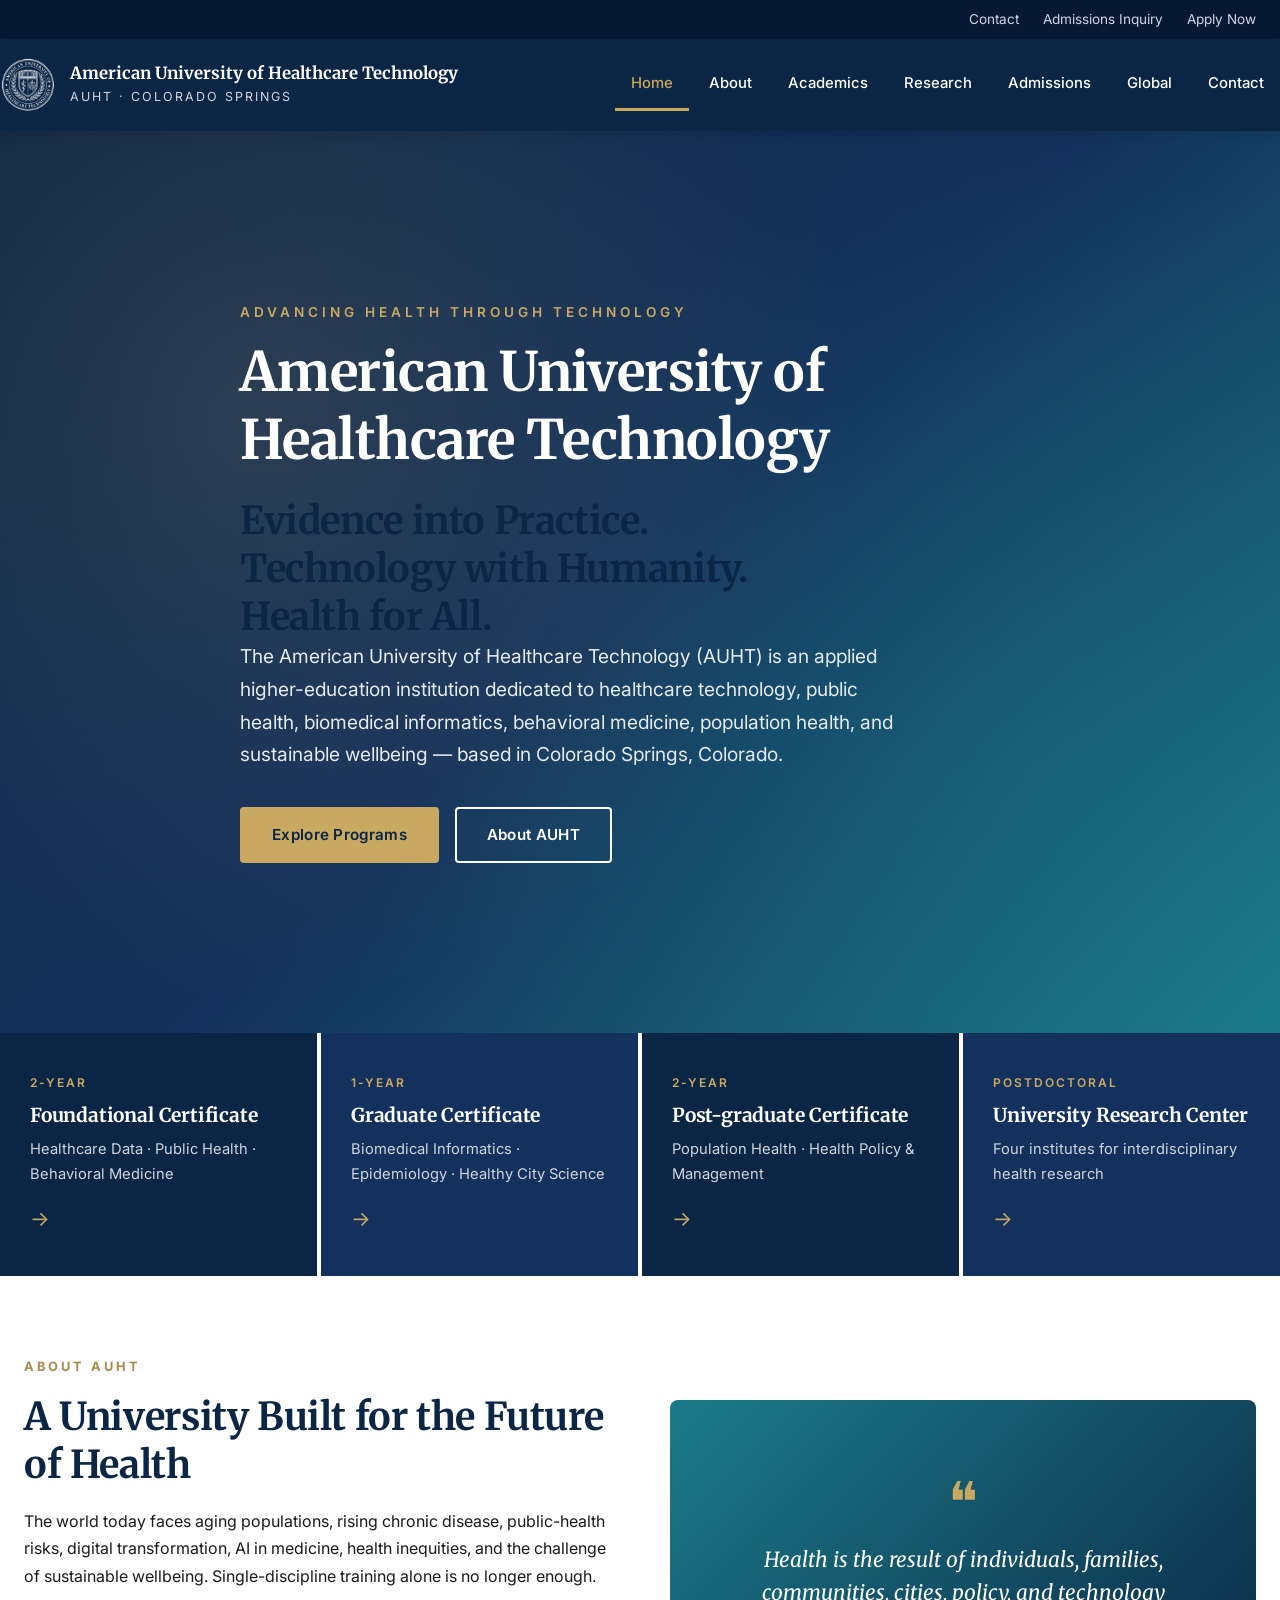
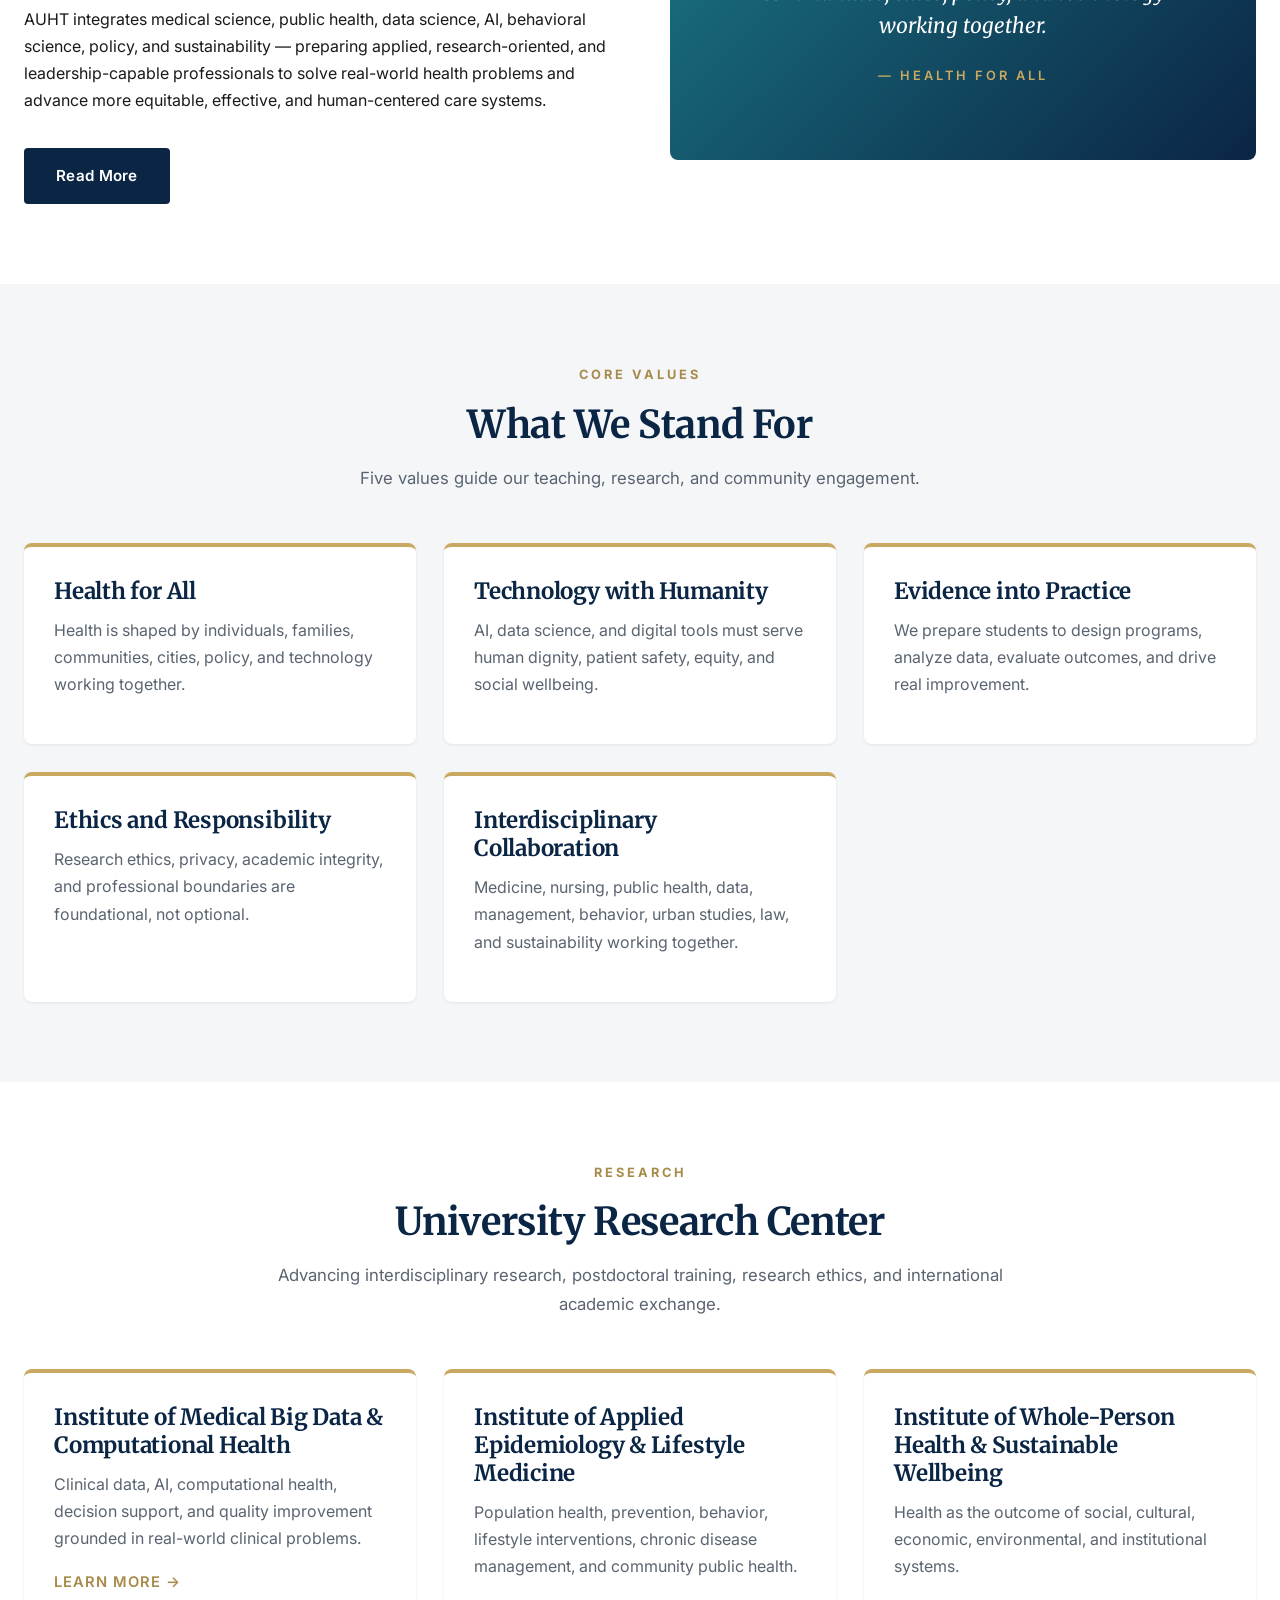
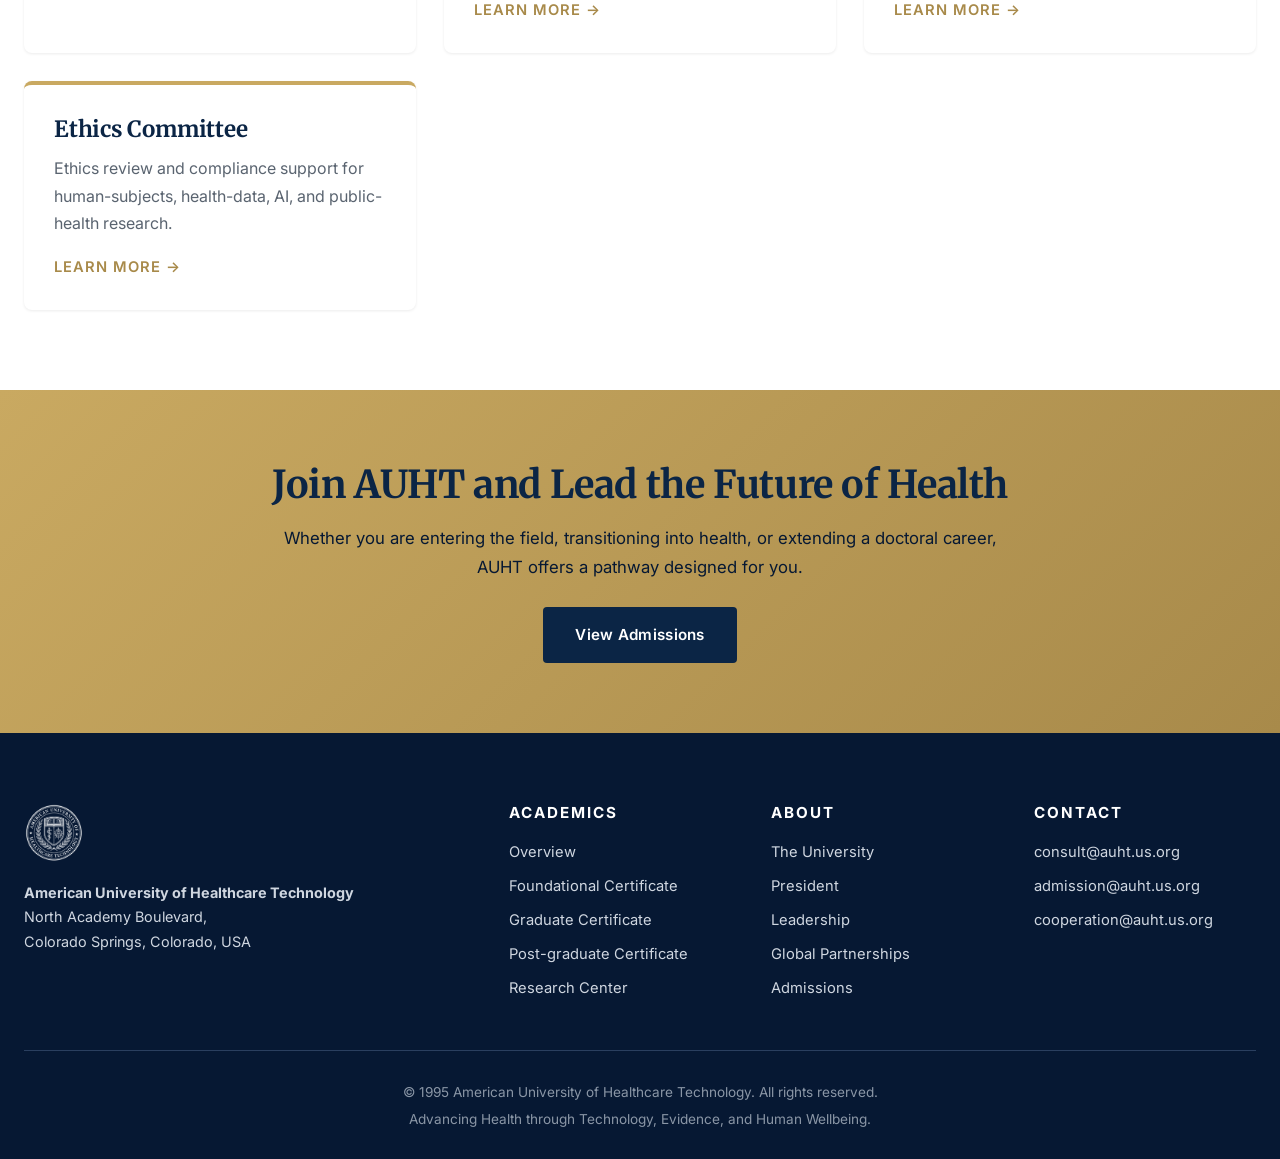
<file: index.html>
<!DOCTYPE html>
<html lang="en">
<head>
  <meta charset="UTF-8" />
  <meta name="viewport" content="width=device-width, initial-scale=1.0" />

  <!-- Primary SEO -->
  <title>American University of Healthcare Technology (AUHT)</title>

  <meta
    name="description"
    content="Official website of the American University of Healthcare Technology (AUHT), an applied higher-education institution focused on healthcare technology, public health, biomedical informatics, behavioral medicine, population health, and sustainable wellbeing."
  />

  <meta
    name="robots"
    content="index, follow, max-image-preview:large, max-snippet:-1, max-video-preview:-1"
  />

  <link rel="canonical" href="https://www.auht.us.org/" />

  <!-- Website icons -->
  <link rel="icon" type="image/png" href="images/logo.png" />
  <link rel="apple-touch-icon" href="images/logo.png" />

  <!-- Open Graph -->
  <meta property="og:type" content="website" />
  <meta property="og:locale" content="en_US" />
  <meta property="og:url" content="https://www.auht.us.org/" />
  <meta property="og:site_name" content="AUHT" />

  <meta
    property="og:title"
    content="American University of Healthcare Technology (AUHT)"
  />

  <meta
    property="og:description"
    content="Advancing health through technology, evidence, and human wellbeing."
  />

  <meta
    property="og:image"
    content="https://www.auht.us.org/images/logo.png"
  />

  <meta
    property="og:image:alt"
    content="American University of Healthcare Technology logo"
  />

  <!-- Twitter / social sharing -->
  <meta name="twitter:card" content="summary_large_image" />

  <meta
    name="twitter:title"
    content="American University of Healthcare Technology (AUHT)"
  />

  <meta
    name="twitter:description"
    content="Advancing health through technology, evidence, and human wellbeing."
  />

  <meta
    name="twitter:image"
    content="https://www.auht.us.org/images/logo.png"
  />

  <!-- Structured data -->
  <script type="application/ld+json">
  {
    "@context": "https://schema.org",
    "@graph": [
      {
        "@type": "CollegeOrUniversity",
        "@id": "https://www.auht.us.org/#organization",
        "name": "American University of Healthcare Technology",
        "alternateName": "AUHT",
        "url": "https://www.auht.us.org/",
        "description": "The American University of Healthcare Technology is an applied higher-education institution focused on healthcare technology, public health, biomedical informatics, behavioral medicine, population health, health policy, and sustainable wellbeing.",
        "logo": {
          "@type": "ImageObject",
          "@id": "https://www.auht.us.org/#logo",
          "url": "https://www.auht.us.org/images/logo.png",
          "contentUrl": "https://www.auht.us.org/images/logo.png",
          "caption": "American University of Healthcare Technology logo"
        },
        "image": {
          "@id": "https://www.auht.us.org/#logo"
        },
        "email": [
          "consult@auht.us.org",
          "admission@auht.us.org",
          "cooperation@auht.us.org"
        ],
        "address": {
          "@type": "PostalAddress",
          "streetAddress": "North Academy Boulevard",
          "addressLocality": "Colorado Springs",
          "addressRegion": "CO",
          "addressCountry": "US"
        }
      },
      {
        "@type": "WebSite",
        "@id": "https://www.auht.us.org/#website",
        "url": "https://www.auht.us.org/",
        "name": "AUHT",
        "alternateName": [
          "American University of Healthcare Technology",
          "AUHT University"
        ],
        "description": "Official website of the American University of Healthcare Technology.",
        "publisher": {
          "@id": "https://www.auht.us.org/#organization"
        },
        "inLanguage": "en-US"
      },
      {
        "@type": "WebPage",
        "@id": "https://www.auht.us.org/#webpage",
        "url": "https://www.auht.us.org/",
        "name": "American University of Healthcare Technology (AUHT)",
        "description": "Official website of the American University of Healthcare Technology, an applied higher-education institution focused on healthcare technology and public health.",
        "isPartOf": {
          "@id": "https://www.auht.us.org/#website"
        },
        "about": {
          "@id": "https://www.auht.us.org/#organization"
        },
        "primaryImageOfPage": {
          "@id": "https://www.auht.us.org/#logo"
        },
        "inLanguage": "en-US"
      }
    ]
  }
  </script>

  <!-- Fonts -->
  <link rel="preconnect" href="https://fonts.googleapis.com" />
  <link rel="preconnect" href="https://fonts.gstatic.com" crossorigin />

  <link
    href="https://fonts.googleapis.com/css2?family=Inter:wght@400;500;600;700&family=Merriweather:wght@700;900&display=swap"
    rel="stylesheet"
  />

  <!-- Main stylesheet -->
  <link rel="stylesheet" href="css/styles.css" />
</head>

<body>

<div class="utility-bar">
  <div class="container">
    <a href="contact.html">Contact</a>

    <a href="mailto:admission@auht.us.org">
      Admissions Inquiry
    </a>

    <a href="admissions.html">Apply Now</a>
  </div>
</div>

<header class="site-header">
  <div class="container header-inner">

    <a
      class="brand"
      href="index.html"
      aria-label="American University of Healthcare Technology home"
    >
      <img
        src="images/logo.png"
        alt="American University of Healthcare Technology logo"
      />

      <div class="brand-text">
        <div class="name-en">
          American University of Healthcare Technology
        </div>

        <div class="name-sub">
          AUHT · Colorado Springs
        </div>
      </div>
    </a>

    <button
      class="nav-toggle"
      type="button"
      aria-label="Toggle navigation menu"
      aria-controls="primary-navigation"
      aria-expanded="false"
    >
      ☰
    </button>

    <nav
      class="main-nav"
      id="primary-navigation"
      aria-label="Primary navigation"
    >
      <a href="index.html" aria-current="page">Home</a>
      <a href="about.html">About</a>
      <a href="academics.html">Academics</a>
      <a href="research.html">Research</a>
      <a href="admissions.html">Admissions</a>
      <a href="global.html">Global</a>
      <a href="contact.html">Contact</a>
    </nav>

  </div>
</header>

<main>

  <section class="hero">
    <div class="container hero-content">

      <div class="hero-tagline">
        Advancing Health through Technology
      </div>

      <h1>
        American University of Healthcare Technology
      </h1>

      <h2>
        Evidence into Practice.<br />
        Technology with Humanity.<br />
        Health for All.
      </h2>

      <p class="lead">
        The American University of Healthcare Technology (AUHT) is an
        applied higher-education institution dedicated to healthcare
        technology, public health, biomedical informatics, behavioral
        medicine, population health, and sustainable wellbeing — based
        in Colorado Springs, Colorado.
      </p>

      <div class="hero-actions">
        <a href="academics.html" class="btn btn-primary">
          Explore Programs
        </a>

        <a href="about.html" class="btn btn-outline">
          About AUHT
        </a>
      </div>

    </div>
  </section>

  <section style="padding: 0;" aria-label="Academic pathways">
    <div class="tile-grid">

      <a href="programs-foundational.html" class="tile">
        <div class="tile-eyebrow">2-Year</div>
        <h3>Foundational Certificate</h3>
        <p>
          Healthcare Data · Public Health · Behavioral Medicine
        </p>
        <span class="tile-arrow" aria-hidden="true">→</span>
      </a>

      <a href="programs-graduate.html" class="tile">
        <div class="tile-eyebrow">1-Year</div>
        <h3>Graduate Certificate</h3>
        <p>
          Biomedical Informatics · Epidemiology · Healthy City Science
        </p>
        <span class="tile-arrow" aria-hidden="true">→</span>
      </a>

      <a href="programs-postgraduate.html" class="tile">
        <div class="tile-eyebrow">2-Year</div>
        <h3>Post-graduate Certificate</h3>
        <p>
          Population Health · Health Policy &amp; Management
        </p>
        <span class="tile-arrow" aria-hidden="true">→</span>
      </a>

      <a href="research.html" class="tile">
        <div class="tile-eyebrow">Postdoctoral</div>
        <h3>University Research Center</h3>
        <p>
          Four institutes for interdisciplinary health research
        </p>
        <span class="tile-arrow" aria-hidden="true">→</span>
      </a>

    </div>
  </section>

  <section>
    <div class="container">
      <div class="split">

        <div>
          <span
            class="section-eyebrow"
            style="text-align: left;"
          >
            About AUHT
          </span>

          <h2 style="text-align: left; margin-bottom: 20px;">
            A University Built for the Future of Health
          </h2>

          <p>
            The world today faces aging populations, rising chronic
            disease, public-health risks, digital transformation, AI in
            medicine, health inequities, and the challenge of sustainable
            wellbeing. Single-discipline training alone is no longer enough.
          </p>

          <p>
            AUHT integrates medical science, public health, data science,
            AI, behavioral science, policy, and sustainability — preparing
            applied, research-oriented, and leadership-capable professionals
            to solve real-world health problems and advance more equitable,
            effective, and human-centered care systems.
          </p>

          <a
            href="about.html"
            class="btn btn-dark"
            style="margin-top: 18px;"
          >
            Read More
          </a>
        </div>

        <div class="quote-tile">
          <div>
            <div class="quote-mark" aria-hidden="true">❝</div>

            <p>
              Health is the result of individuals, families, communities,
              cities, policy, and technology working together.
            </p>

            <div class="quote-author">
              — HEALTH FOR ALL
            </div>
          </div>
        </div>

      </div>
    </div>
  </section>

  <section class="section-alt">
    <div class="container">

      <span class="section-eyebrow">
        Core Values
      </span>

      <h2 class="section-title">
        What We Stand For
      </h2>

      <p class="section-subtitle">
        Five values guide our teaching, research, and community engagement.
      </p>

      <div class="grid grid-3">

        <div class="card">
          <div class="card-body">
            <h3>Health for All</h3>
            <p>
              Health is shaped by individuals, families, communities,
              cities, policy, and technology working together.
            </p>
          </div>
        </div>

        <div class="card">
          <div class="card-body">
            <h3>Technology with Humanity</h3>
            <p>
              AI, data science, and digital tools must serve human dignity,
              patient safety, equity, and social wellbeing.
            </p>
          </div>
        </div>

        <div class="card">
          <div class="card-body">
            <h3>Evidence into Practice</h3>
            <p>
              We prepare students to design programs, analyze data,
              evaluate outcomes, and drive real improvement.
            </p>
          </div>
        </div>

        <div class="card">
          <div class="card-body">
            <h3>Ethics and Responsibility</h3>
            <p>
              Research ethics, privacy, academic integrity, and professional
              boundaries are foundational, not optional.
            </p>
          </div>
        </div>

        <div class="card">
          <div class="card-body">
            <h3>Interdisciplinary Collaboration</h3>
            <p>
              Medicine, nursing, public health, data, management, behavior,
              urban studies, law, and sustainability working together.
            </p>
          </div>
        </div>

      </div>
    </div>
  </section>

  <section>
    <div class="container">

      <span class="section-eyebrow">
        Research
      </span>

      <h2 class="section-title">
        University Research Center
      </h2>

      <p class="section-subtitle">
        Advancing interdisciplinary research, postdoctoral training,
        research ethics, and international academic exchange.
      </p>

      <div class="grid grid-2">

        <div class="card">
          <div class="card-body">
            <h3>
              Institute of Medical Big Data &amp; Computational Health
            </h3>

            <p>
              Clinical data, AI, computational health, decision support,
              and quality improvement grounded in real-world clinical
              problems.
            </p>

            <a href="research.html" class="card-link">
              Learn more
            </a>
          </div>
        </div>

        <div class="card">
          <div class="card-body">
            <h3>
              Institute of Applied Epidemiology &amp; Lifestyle Medicine
            </h3>

            <p>
              Population health, prevention, behavior, lifestyle
              interventions, chronic disease management, and community
              public health.
            </p>

            <a href="research.html" class="card-link">
              Learn more
            </a>
          </div>
        </div>

        <div class="card">
          <div class="card-body">
            <h3>
              Institute of Whole-Person Health &amp; Sustainable Wellbeing
            </h3>

            <p>
              Health as the outcome of social, cultural, economic,
              environmental, and institutional systems.
            </p>

            <a href="research.html" class="card-link">
              Learn more
            </a>
          </div>
        </div>

        <div class="card">
          <div class="card-body">
            <h3>Ethics Committee</h3>

            <p>
              Ethics review and compliance support for human-subjects,
              health-data, AI, and public-health research.
            </p>

            <a href="research.html" class="card-link">
              Learn more
            </a>
          </div>
        </div>

      </div>
    </div>
  </section>

  <section class="cta-banner">
    <h2>
      Join AUHT and Lead the Future of Health
    </h2>

    <p>
      Whether you are entering the field, transitioning into health,
      or extending a doctoral career, AUHT offers a pathway designed
      for you.
    </p>

    <a href="admissions.html" class="btn btn-dark">
      View Admissions
    </a>
  </section>

</main>

<footer class="site-footer">
  <div class="container">

    <div class="footer-grid">

      <div class="footer-brand">
        <img
          src="images/logo.png"
          alt="American University of Healthcare Technology logo"
        />

        <p>
          <strong>
            American University of Healthcare Technology
          </strong>
          <br />
          North Academy Boulevard,
          <br />
          Colorado Springs, Colorado, USA
        </p>
      </div>

      <div>
        <h4>Academics</h4>

        <ul>
          <li>
            <a href="academics.html">Overview</a>
          </li>

          <li>
            <a href="programs-foundational.html">
              Foundational Certificate
            </a>
          </li>

          <li>
            <a href="programs-graduate.html">
              Graduate Certificate
            </a>
          </li>

          <li>
            <a href="programs-postgraduate.html">
              Post-graduate Certificate
            </a>
          </li>

          <li>
            <a href="research.html">
              Research Center
            </a>
          </li>
        </ul>
      </div>

      <div>
        <h4>About</h4>

        <ul>
          <li>
            <a href="about.html">The University</a>
          </li>

          <li>
            <a href="president.html">President</a>
          </li>

          <li>
            <a href="leadership.html">Leadership</a>
          </li>

          <li>
            <a href="global.html">Global Partnerships</a>
          </li>

          <li>
            <a href="admissions.html">Admissions</a>
          </li>
        </ul>
      </div>

      <div>
        <h4>Contact</h4>

        <ul>
          <li>
            <a href="mailto:consult@auht.us.org">
              consult@auht.us.org
            </a>
          </li>

          <li>
            <a href="mailto:admission@auht.us.org">
              admission@auht.us.org
            </a>
          </li>

          <li>
            <a href="mailto:cooperation@auht.us.org">
              cooperation@auht.us.org
            </a>
          </li>
        </ul>
      </div>

    </div>

    <div class="footer-bottom">
      <p>
        © 1995 American University of Healthcare Technology.
        All rights reserved.
      </p>

      <p>
        Advancing Health through Technology, Evidence, and Human Wellbeing.
      </p>
    </div>

  </div>
</footer>

<script src="js/main.js"></script>

</body>
</html>
</file>
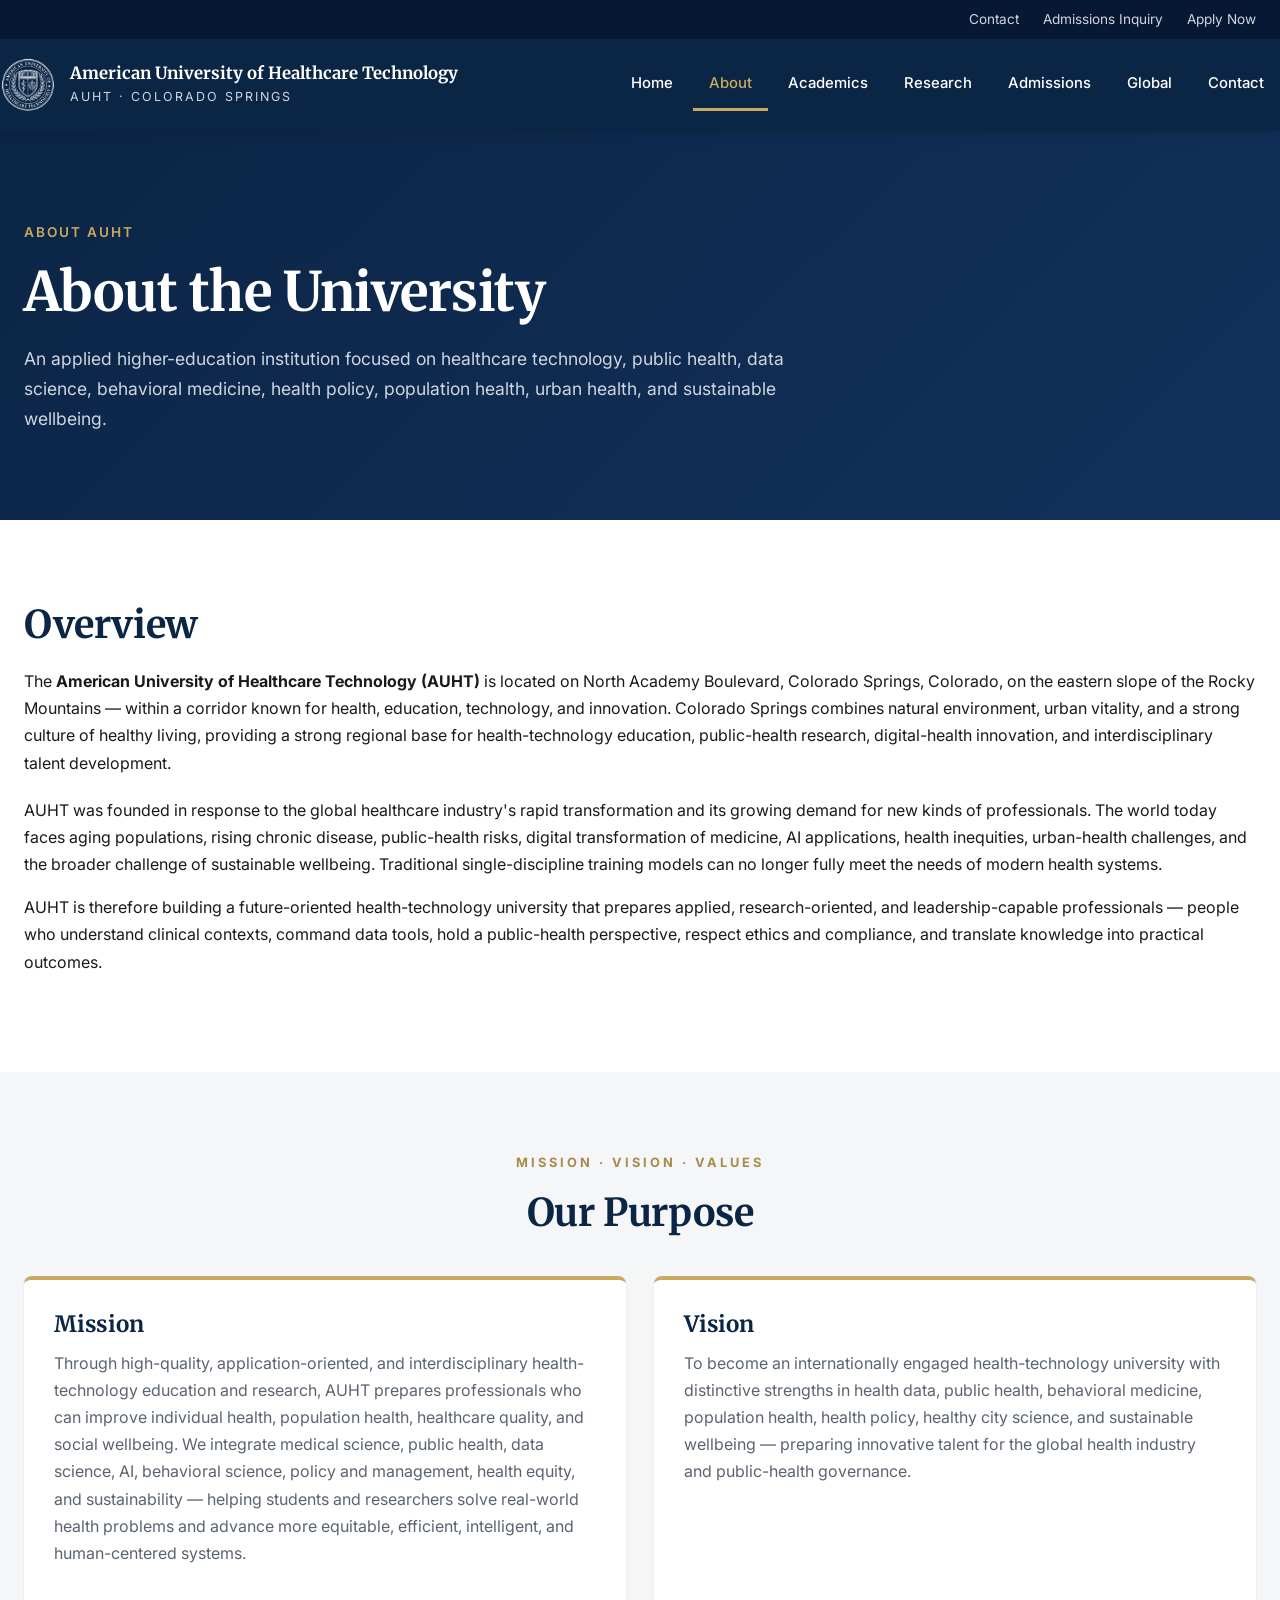
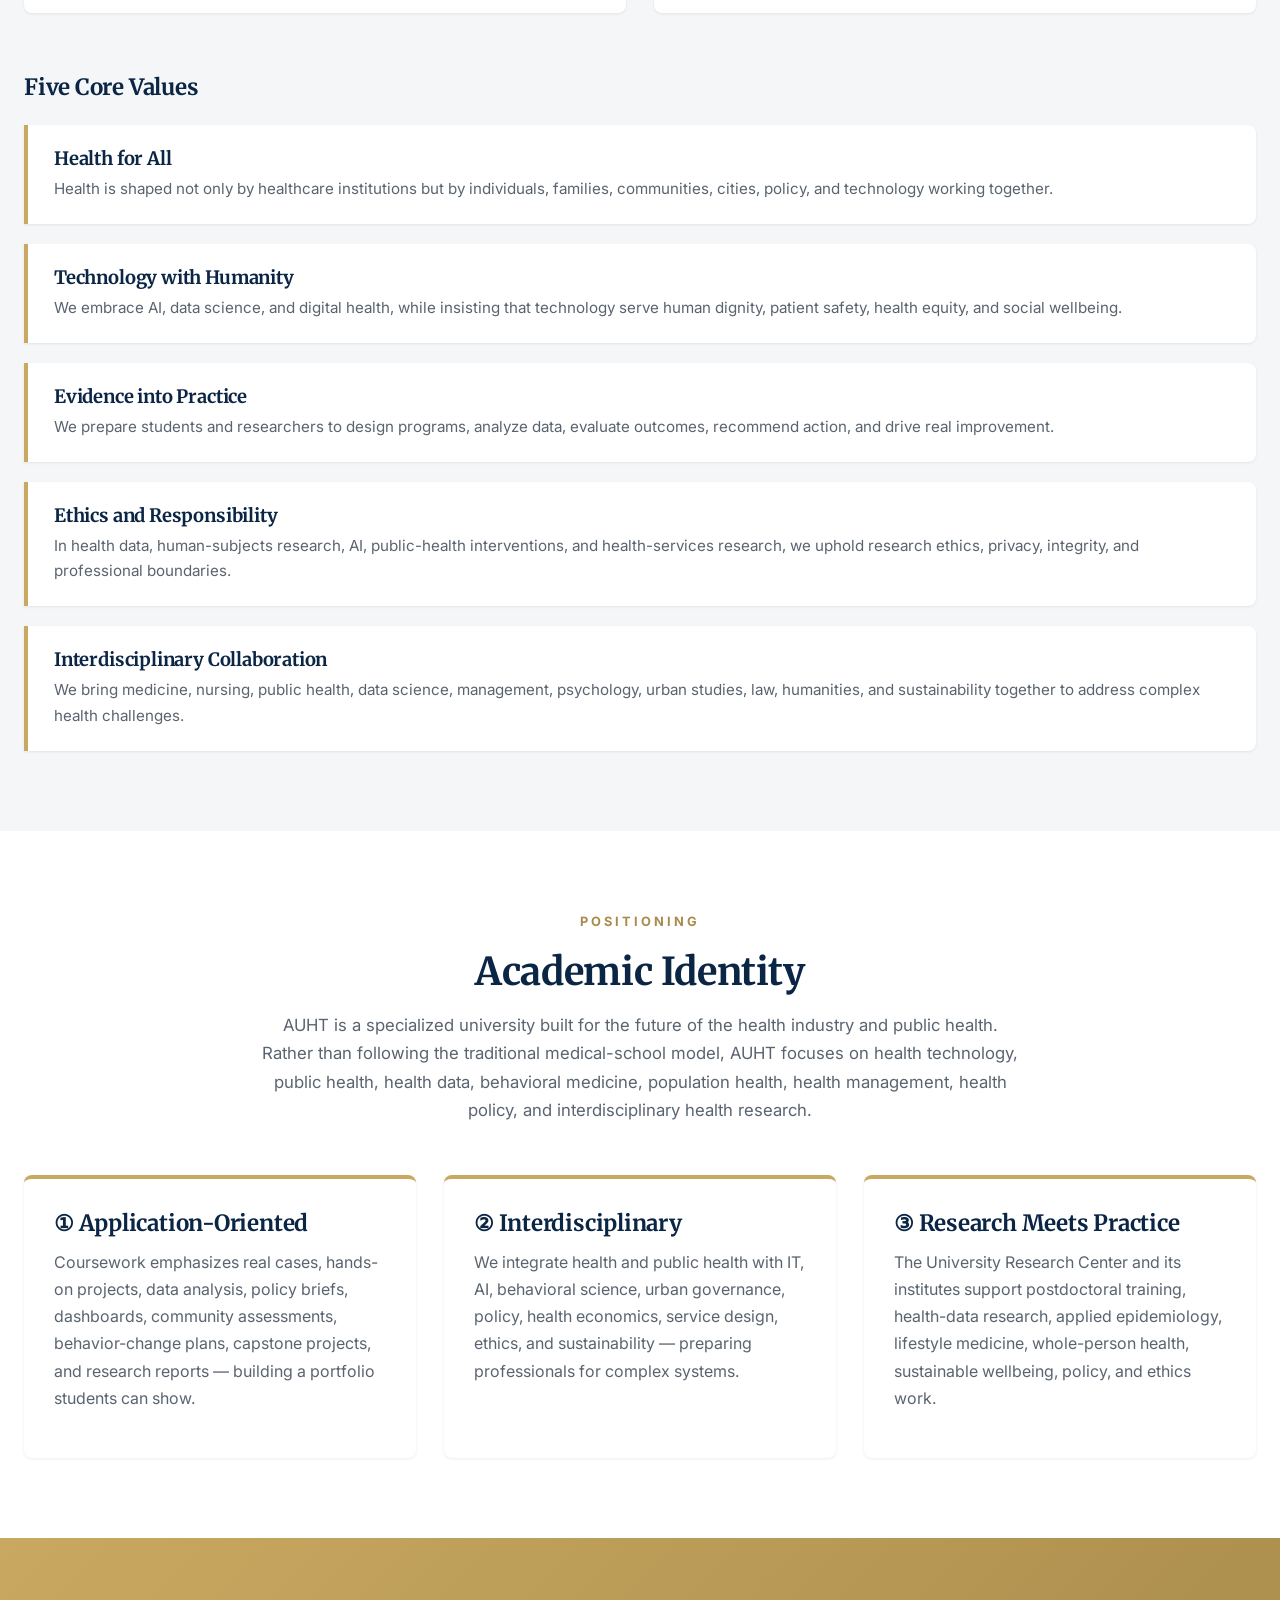
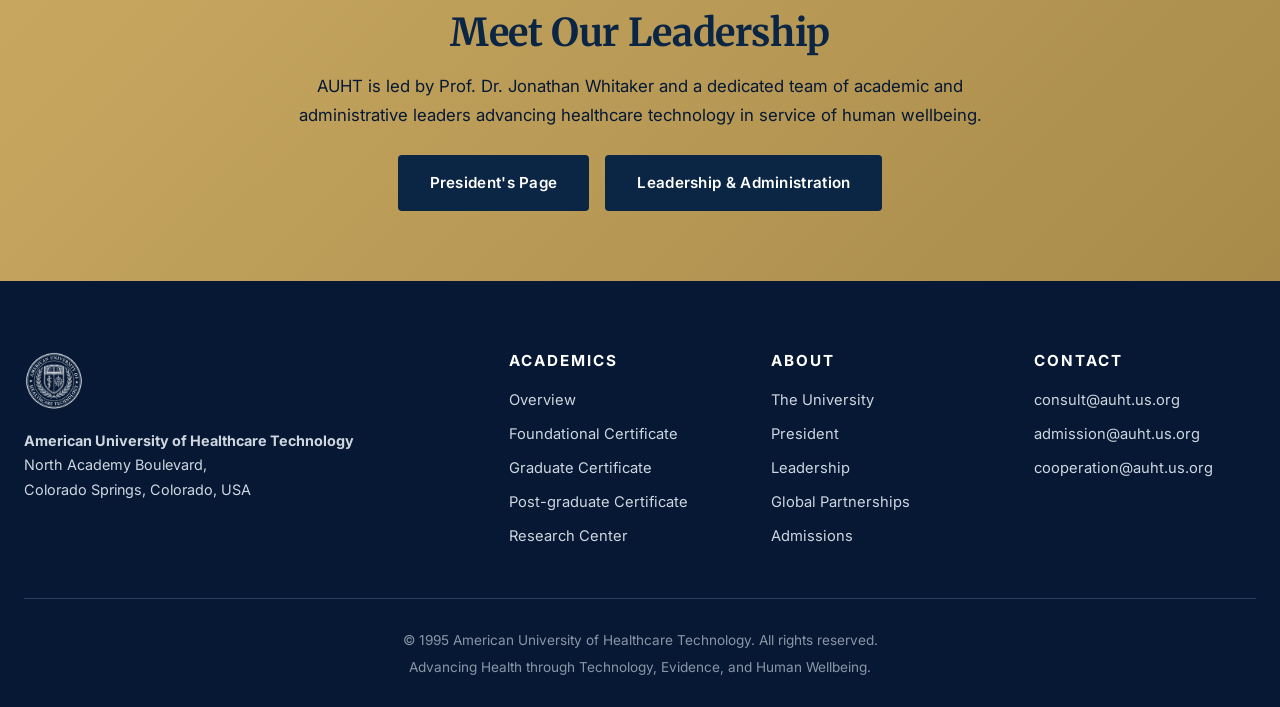
<file: about.html>
<!DOCTYPE html>
<html lang="en">
<head>
  <meta charset="UTF-8" />
  <meta name="viewport" content="width=device-width, initial-scale=1.0" />
  <title>About AUHT | American University of Healthcare Technology</title>
  <link rel="icon" type="image/png" href="images/logo.png" />
  <link rel="apple-touch-icon" href="images/logo.png" />
  <link href="https://fonts.googleapis.com/css2?family=Inter:wght@400;500;600;700&family=Merriweather:wght@700;900&display=swap" rel="stylesheet">
  <link rel="stylesheet" href="css/styles.css" />
</head>
<body>

<div class="utility-bar">
  <div class="container">
    <a href="contact.html">Contact</a>
    <a href="mailto:admission@auht.us.org">Admissions Inquiry</a>
    <a href="admissions.html">Apply Now</a>
  </div>
</div>

<header class="site-header">
  <div class="container header-inner">
    <a class="brand" href="index.html">
      <img src="images/logo.png" alt="AUHT Logo" />
      <div class="brand-text">
        <div class="name-en">American University of Healthcare Technology</div>
        <div class="name-sub">AUHT · Colorado Springs</div>
      </div>
    </a>
    <button class="nav-toggle" aria-label="Toggle menu">☰</button>
    <nav class="main-nav">
      <a href="index.html">Home</a>
      <a href="about.html">About</a>
      <a href="academics.html">Academics</a>
      <a href="research.html">Research</a>
      <a href="admissions.html">Admissions</a>
      <a href="global.html">Global</a>
      <a href="contact.html">Contact</a>
    </nav>
  </div>
</header>

<section class="page-header">
  <div class="container">
    <div class="breadcrumb">ABOUT AUHT</div>
    <h1>About the University</h1>
    <p class="lead">An applied higher-education institution focused on healthcare technology, public health, data science, behavioral medicine, health policy, population health, urban health, and sustainable wellbeing.</p>
  </div>
</section>

<section>
  <div class="container">
    <h2 style="margin-bottom:20px;">Overview</h2>
    <p>The <strong>American University of Healthcare Technology (AUHT)</strong> is located on North Academy Boulevard, Colorado Springs, Colorado, on the eastern slope of the Rocky Mountains — within a corridor known for health, education, technology, and innovation. Colorado Springs combines natural environment, urban vitality, and a strong culture of healthy living, providing a strong regional base for health-technology education, public-health research, digital-health innovation, and interdisciplinary talent development.</p>

    <p style="margin-top:20px;">AUHT was founded in response to the global healthcare industry's rapid transformation and its growing demand for new kinds of professionals. The world today faces aging populations, rising chronic disease, public-health risks, digital transformation of medicine, AI applications, health inequities, urban-health challenges, and the broader challenge of sustainable wellbeing. Traditional single-discipline training models can no longer fully meet the needs of modern health systems.</p>

    <p>AUHT is therefore building a future-oriented health-technology university that prepares applied, research-oriented, and leadership-capable professionals — people who understand clinical contexts, command data tools, hold a public-health perspective, respect ethics and compliance, and translate knowledge into practical outcomes.</p>
  </div>
</section>

<section class="section-alt">
  <div class="container">
    <span class="section-eyebrow">Mission · Vision · Values</span>
    <h2 class="section-title">Our Purpose</h2>

    <div class="grid grid-2" style="margin-top:40px;">
      <div class="card">
        <div class="card-body">
          <h3>Mission</h3>
          <p>Through high-quality, application-oriented, and interdisciplinary health-technology education and research, AUHT prepares professionals who can improve individual health, population health, healthcare quality, and social wellbeing. We integrate medical science, public health, data science, AI, behavioral science, policy and management, health equity, and sustainability — helping students and researchers solve real-world health problems and advance more equitable, efficient, intelligent, and human-centered systems.</p>
        </div>
      </div>
      <div class="card">
        <div class="card-body">
          <h3>Vision</h3>
          <p>To become an internationally engaged health-technology university with distinctive strengths in health data, public health, behavioral medicine, population health, health policy, healthy city science, and sustainable wellbeing — preparing innovative talent for the global health industry and public-health governance.</p>
        </div>
      </div>
    </div>

    <h3 style="margin-top:60px; margin-bottom:24px;">Five Core Values</h3>
    <div class="value-list">
      <div class="value-item"><div><h4>Health for All</h4><p>Health is shaped not only by healthcare institutions but by individuals, families, communities, cities, policy, and technology working together.</p></div></div>
      <div class="value-item"><div><h4>Technology with Humanity</h4><p>We embrace AI, data science, and digital health, while insisting that technology serve human dignity, patient safety, health equity, and social wellbeing.</p></div></div>
      <div class="value-item"><div><h4>Evidence into Practice</h4><p>We prepare students and researchers to design programs, analyze data, evaluate outcomes, recommend action, and drive real improvement.</p></div></div>
      <div class="value-item"><div><h4>Ethics and Responsibility</h4><p>In health data, human-subjects research, AI, public-health interventions, and health-services research, we uphold research ethics, privacy, integrity, and professional boundaries.</p></div></div>
      <div class="value-item"><div><h4>Interdisciplinary Collaboration</h4><p>We bring medicine, nursing, public health, data science, management, psychology, urban studies, law, humanities, and sustainability together to address complex health challenges.</p></div></div>
    </div>
  </div>
</section>

<section>
  <div class="container">
    <span class="section-eyebrow">Positioning</span>
    <h2 class="section-title">Academic Identity</h2>
    <p class="section-subtitle">AUHT is a specialized university built for the future of the health industry and public health. Rather than following the traditional medical-school model, AUHT focuses on health technology, public health, health data, behavioral medicine, population health, health management, health policy, and interdisciplinary health research.</p>

    <div class="grid grid-3" style="margin-top:32px;">
      <div class="card"><div class="card-body"><h3>① Application-Oriented</h3><p>Coursework emphasizes real cases, hands-on projects, data analysis, policy briefs, dashboards, community assessments, behavior-change plans, capstone projects, and research reports — building a portfolio students can show.</p></div></div>
      <div class="card"><div class="card-body"><h3>② Interdisciplinary</h3><p>We integrate health and public health with IT, AI, behavioral science, urban governance, policy, health economics, service design, ethics, and sustainability — preparing professionals for complex systems.</p></div></div>
      <div class="card"><div class="card-body"><h3>③ Research Meets Practice</h3><p>The University Research Center and its institutes support postdoctoral training, health-data research, applied epidemiology, lifestyle medicine, whole-person health, sustainable wellbeing, policy, and ethics work.</p></div></div>
    </div>
  </div>
</section>

<section class="cta-banner">
  <h2>Meet Our Leadership</h2>
  <p>AUHT is led by Prof. Dr. Jonathan Whitaker and a dedicated team of academic and administrative leaders advancing healthcare technology in service of human wellbeing.</p>
  <a href="president.html" class="btn btn-dark">President's Page</a>
  <a href="leadership.html" class="btn btn-dark" style="margin-left:12px;">Leadership & Administration</a>
</section>

<footer class="site-footer">
  <div class="container">
    <div class="footer-grid">
      <div class="footer-brand">
        <img src="images/logo.png" alt="AUHT" />
        <p><strong>American University of Healthcare Technology</strong><br/>North Academy Boulevard,<br/>Colorado Springs, Colorado, USA</p>
      </div>
      <div><h4>Academics</h4><ul>
        <li><a href="academics.html">Overview</a></li>
        <li><a href="programs-foundational.html">Foundational Certificate</a></li>
        <li><a href="programs-graduate.html">Graduate Certificate</a></li>
        <li><a href="programs-postgraduate.html">Post-graduate Certificate</a></li>
        <li><a href="research.html">Research Center</a></li>
      </ul></div>
      <div><h4>About</h4><ul>
        <li><a href="about.html">The University</a></li>
        <li><a href="president.html">President</a></li>
        <li><a href="leadership.html">Leadership</a></li>
        <li><a href="global.html">Global Partnerships</a></li>
        <li><a href="admissions.html">Admissions</a></li>
      </ul></div>
      <div><h4>Contact</h4><ul>
        <li><a href="mailto:consult@auht.us.org">consult@auht.us.org</a></li>
        <li><a href="mailto:admission@auht.us.org">admission@auht.us.org</a></li>
        <li><a href="mailto:cooperation@auht.us.org">cooperation@auht.us.org</a></li>
      </ul></div>
    </div>
    <div class="footer-bottom">
      <p>© 1995 American University of Healthcare Technology. All rights reserved.</p>
      <p>Advancing Health through Technology, Evidence, and Human Wellbeing.</p>
    </div>
  </div>
</footer>
<script src="js/main.js"></script>
</body>
</html>
</file>
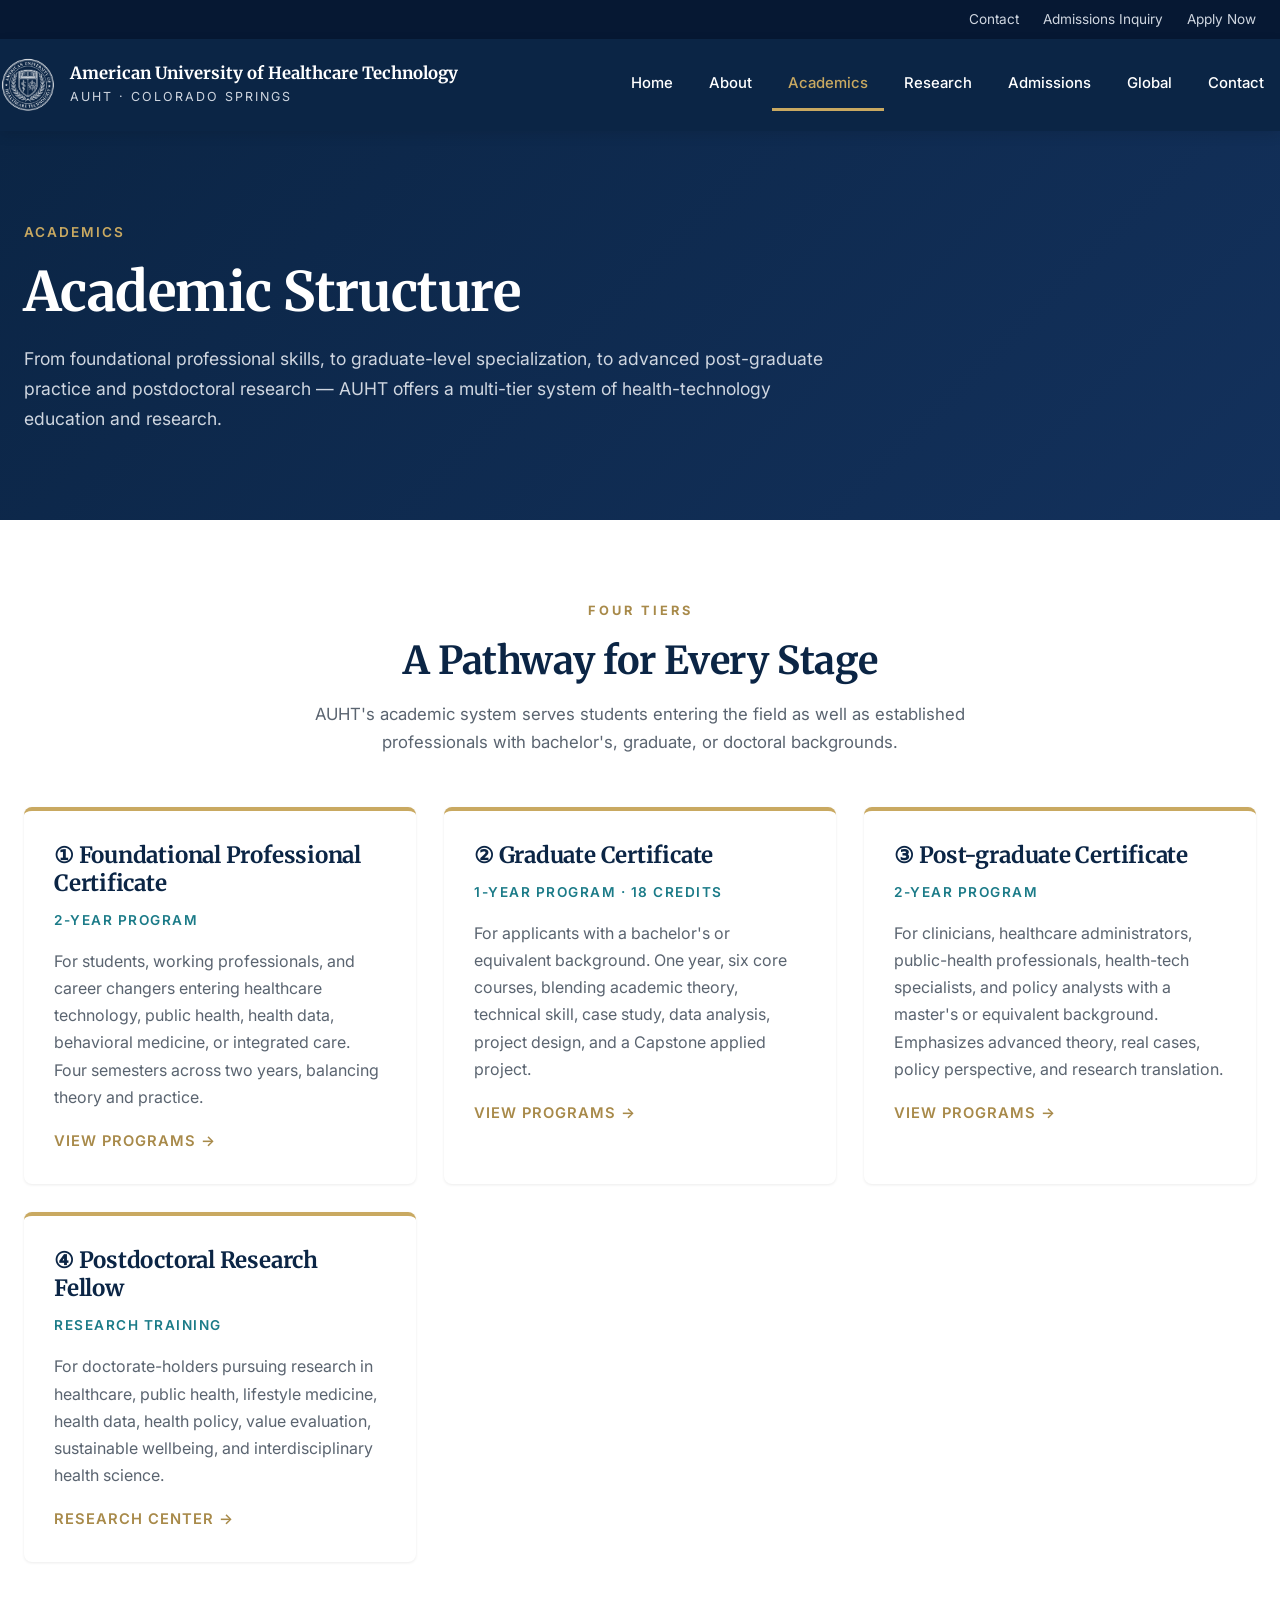
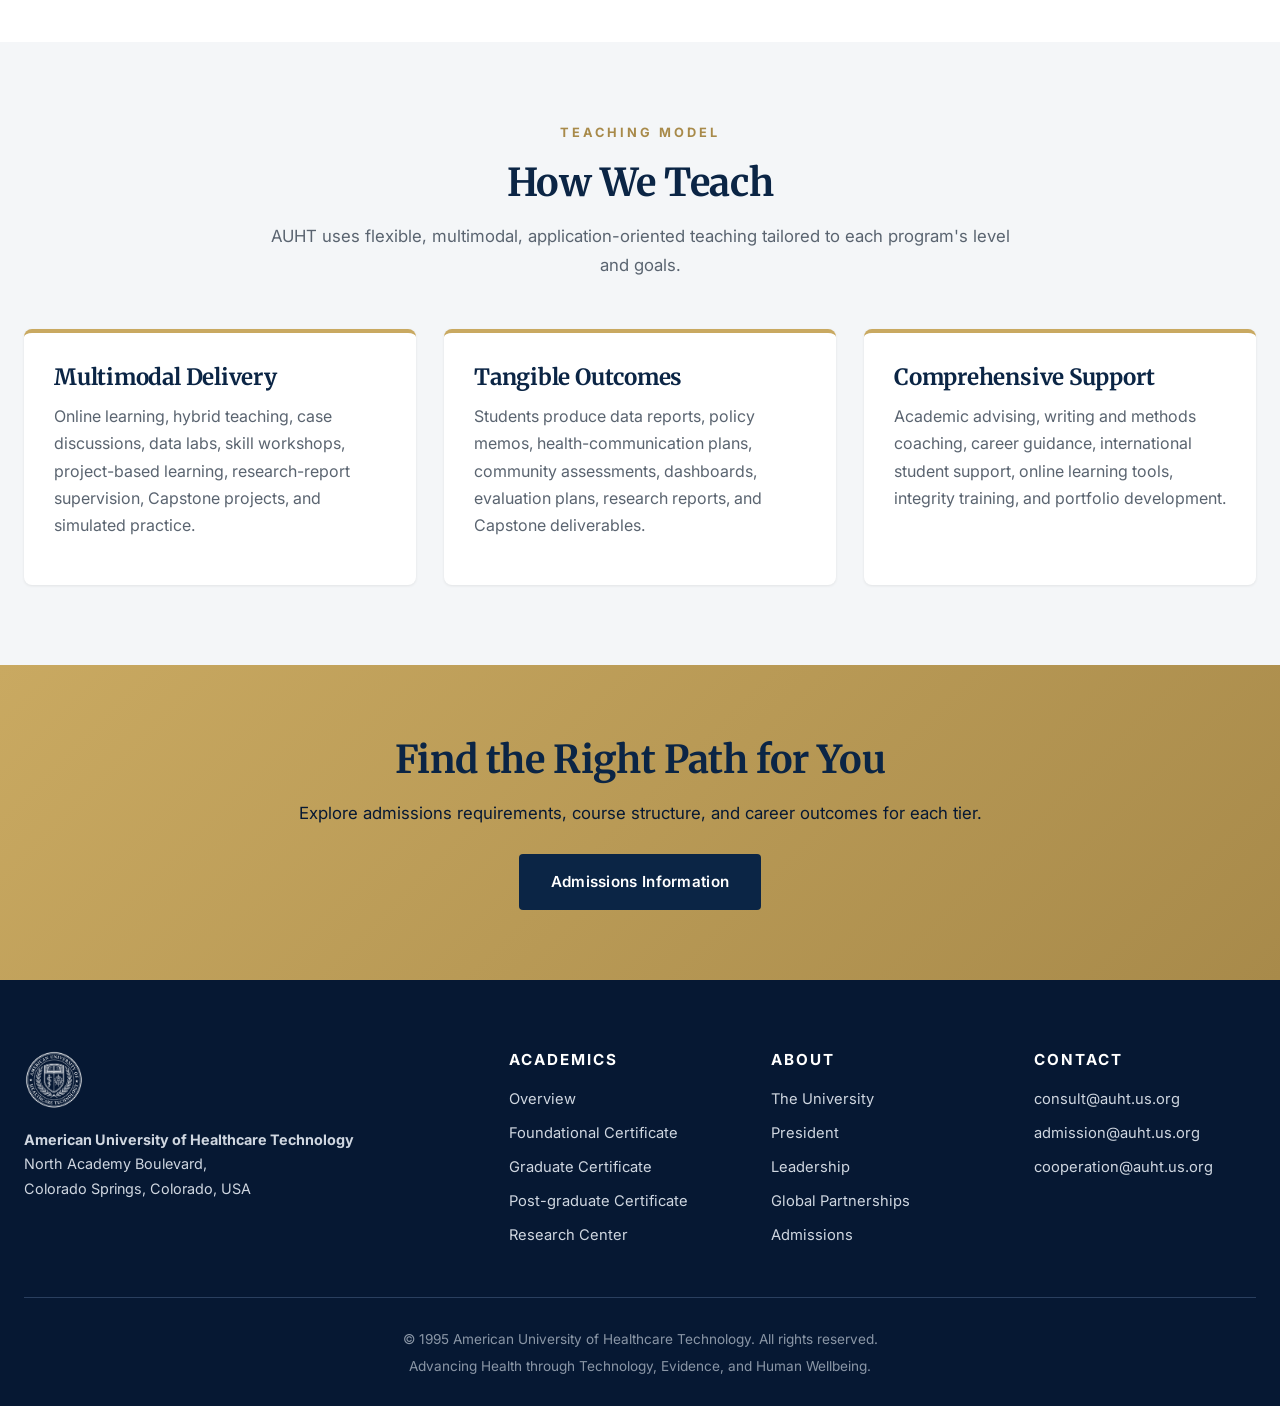
<file: academics.html>
<!DOCTYPE html>
<html lang="en">
<head>
  <meta charset="UTF-8" />
  <meta name="viewport" content="width=device-width, initial-scale=1.0" />
  <title>Academics | AUHT</title>
  <link rel="icon" type="image/png" href="images/logo.png" />
  <link rel="apple-touch-icon" href="images/logo.png" />
  <link href="https://fonts.googleapis.com/css2?family=Inter:wght@400;500;600;700&family=Merriweather:wght@700;900&display=swap" rel="stylesheet">
  <link rel="stylesheet" href="css/styles.css" />
</head>
<body>

<div class="utility-bar">
  <div class="container">
    <a href="contact.html">Contact</a>
    <a href="mailto:admission@auht.us.org">Admissions Inquiry</a>
    <a href="admissions.html">Apply Now</a>
  </div>
</div>

<header class="site-header">
  <div class="container header-inner">
    <a class="brand" href="index.html">
      <img src="images/logo.png" alt="AUHT Logo" />
      <div class="brand-text">
        <div class="name-en">American University of Healthcare Technology</div>
        <div class="name-sub">AUHT · Colorado Springs</div>
      </div>
    </a>
    <button class="nav-toggle" aria-label="Toggle menu">☰</button>
    <nav class="main-nav">
      <a href="index.html">Home</a>
      <a href="about.html">About</a>
      <a href="academics.html">Academics</a>
      <a href="research.html">Research</a>
      <a href="admissions.html">Admissions</a>
      <a href="global.html">Global</a>
      <a href="contact.html">Contact</a>
    </nav>
  </div>
</header>

<section class="page-header">
  <div class="container">
    <div class="breadcrumb">ACADEMICS</div>
    <h1>Academic Structure</h1>
    <p class="lead">From foundational professional skills, to graduate-level specialization, to advanced post-graduate practice and postdoctoral research — AUHT offers a multi-tier system of health-technology education and research.</p>
  </div>
</section>

<section>
  <div class="container">
    <span class="section-eyebrow">Four Tiers</span>
    <h2 class="section-title">A Pathway for Every Stage</h2>
    <p class="section-subtitle">AUHT's academic system serves students entering the field as well as established professionals with bachelor's, graduate, or doctoral backgrounds.</p>

    <div class="grid grid-2" style="margin-top:40px;">
      <div class="card">
        <div class="card-body">
          <h3>① Foundational Professional Certificate</h3>
          <p style="color:var(--color-teal); font-weight:600; font-size:0.85rem; letter-spacing:1.5px; text-transform:uppercase;">2-Year Program</p>
          <p>For students, working professionals, and career changers entering healthcare technology, public health, health data, behavioral medicine, or integrated care. Four semesters across two years, balancing theory and practice.</p>
          <a href="programs-foundational.html" class="card-link">View Programs</a>
        </div>
      </div>

      <div class="card">
        <div class="card-body">
          <h3>② Graduate Certificate</h3>
          <p style="color:var(--color-teal); font-weight:600; font-size:0.85rem; letter-spacing:1.5px; text-transform:uppercase;">1-Year Program · 18 Credits</p>
          <p>For applicants with a bachelor's or equivalent background. One year, six core courses, blending academic theory, technical skill, case study, data analysis, project design, and a Capstone applied project.</p>
          <a href="programs-graduate.html" class="card-link">View Programs</a>
        </div>
      </div>

      <div class="card">
        <div class="card-body">
          <h3>③ Post-graduate Certificate</h3>
          <p style="color:var(--color-teal); font-weight:600; font-size:0.85rem; letter-spacing:1.5px; text-transform:uppercase;">2-Year Program</p>
          <p>For clinicians, healthcare administrators, public-health professionals, health-tech specialists, and policy analysts with a master's or equivalent background. Emphasizes advanced theory, real cases, policy perspective, and research translation.</p>
          <a href="programs-postgraduate.html" class="card-link">View Programs</a>
        </div>
      </div>

      <div class="card">
        <div class="card-body">
          <h3>④ Postdoctoral Research Fellow</h3>
          <p style="color:var(--color-teal); font-weight:600; font-size:0.85rem; letter-spacing:1.5px; text-transform:uppercase;">Research Training</p>
          <p>For doctorate-holders pursuing research in healthcare, public health, lifestyle medicine, health data, health policy, value evaluation, sustainable wellbeing, and interdisciplinary health science.</p>
          <a href="research.html" class="card-link">Research Center</a>
        </div>
      </div>
    </div>
  </div>
</section>

<section class="section-alt">
  <div class="container">
    <span class="section-eyebrow">Teaching Model</span>
    <h2 class="section-title">How We Teach</h2>
    <p class="section-subtitle">AUHT uses flexible, multimodal, application-oriented teaching tailored to each program's level and goals.</p>

    <div class="grid grid-3" style="margin-top:40px;">
      <div class="card"><div class="card-body"><h3>Multimodal Delivery</h3><p>Online learning, hybrid teaching, case discussions, data labs, skill workshops, project-based learning, research-report supervision, Capstone projects, and simulated practice.</p></div></div>
      <div class="card"><div class="card-body"><h3>Tangible Outcomes</h3><p>Students produce data reports, policy memos, health-communication plans, community assessments, dashboards, evaluation plans, research reports, and Capstone deliverables.</p></div></div>
      <div class="card"><div class="card-body"><h3>Comprehensive Support</h3><p>Academic advising, writing and methods coaching, career guidance, international student support, online learning tools, integrity training, and portfolio development.</p></div></div>
    </div>
  </div>
</section>

<section class="cta-banner">
  <h2>Find the Right Path for You</h2>
  <p>Explore admissions requirements, course structure, and career outcomes for each tier.</p>
  <a href="admissions.html" class="btn btn-dark">Admissions Information</a>
</section>

<footer class="site-footer">
  <div class="container">
    <div class="footer-grid">
      <div class="footer-brand">
        <img src="images/logo.png" alt="AUHT" />
        <p><strong>American University of Healthcare Technology</strong><br/>North Academy Boulevard,<br/>Colorado Springs, Colorado, USA</p>
      </div>
      <div><h4>Academics</h4><ul>
        <li><a href="academics.html">Overview</a></li>
        <li><a href="programs-foundational.html">Foundational Certificate</a></li>
        <li><a href="programs-graduate.html">Graduate Certificate</a></li>
        <li><a href="programs-postgraduate.html">Post-graduate Certificate</a></li>
        <li><a href="research.html">Research Center</a></li>
      </ul></div>
      <div><h4>About</h4><ul>
        <li><a href="about.html">The University</a></li>
        <li><a href="president.html">President</a></li>
        <li><a href="leadership.html">Leadership</a></li>
        <li><a href="global.html">Global Partnerships</a></li>
        <li><a href="admissions.html">Admissions</a></li>
      </ul></div>
      <div><h4>Contact</h4><ul>
        <li><a href="mailto:consult@auht.us.org">consult@auht.us.org</a></li>
        <li><a href="mailto:admission@auht.us.org">admission@auht.us.org</a></li>
        <li><a href="mailto:cooperation@auht.us.org">cooperation@auht.us.org</a></li>
      </ul></div>
    </div>
    <div class="footer-bottom">
      <p>© 1995 American University of Healthcare Technology. All rights reserved.</p>
      <p>Advancing Health through Technology, Evidence, and Human Wellbeing.</p>
    </div>
  </div>
</footer>
<script src="js/main.js"></script>
</body>
</html>
</file>
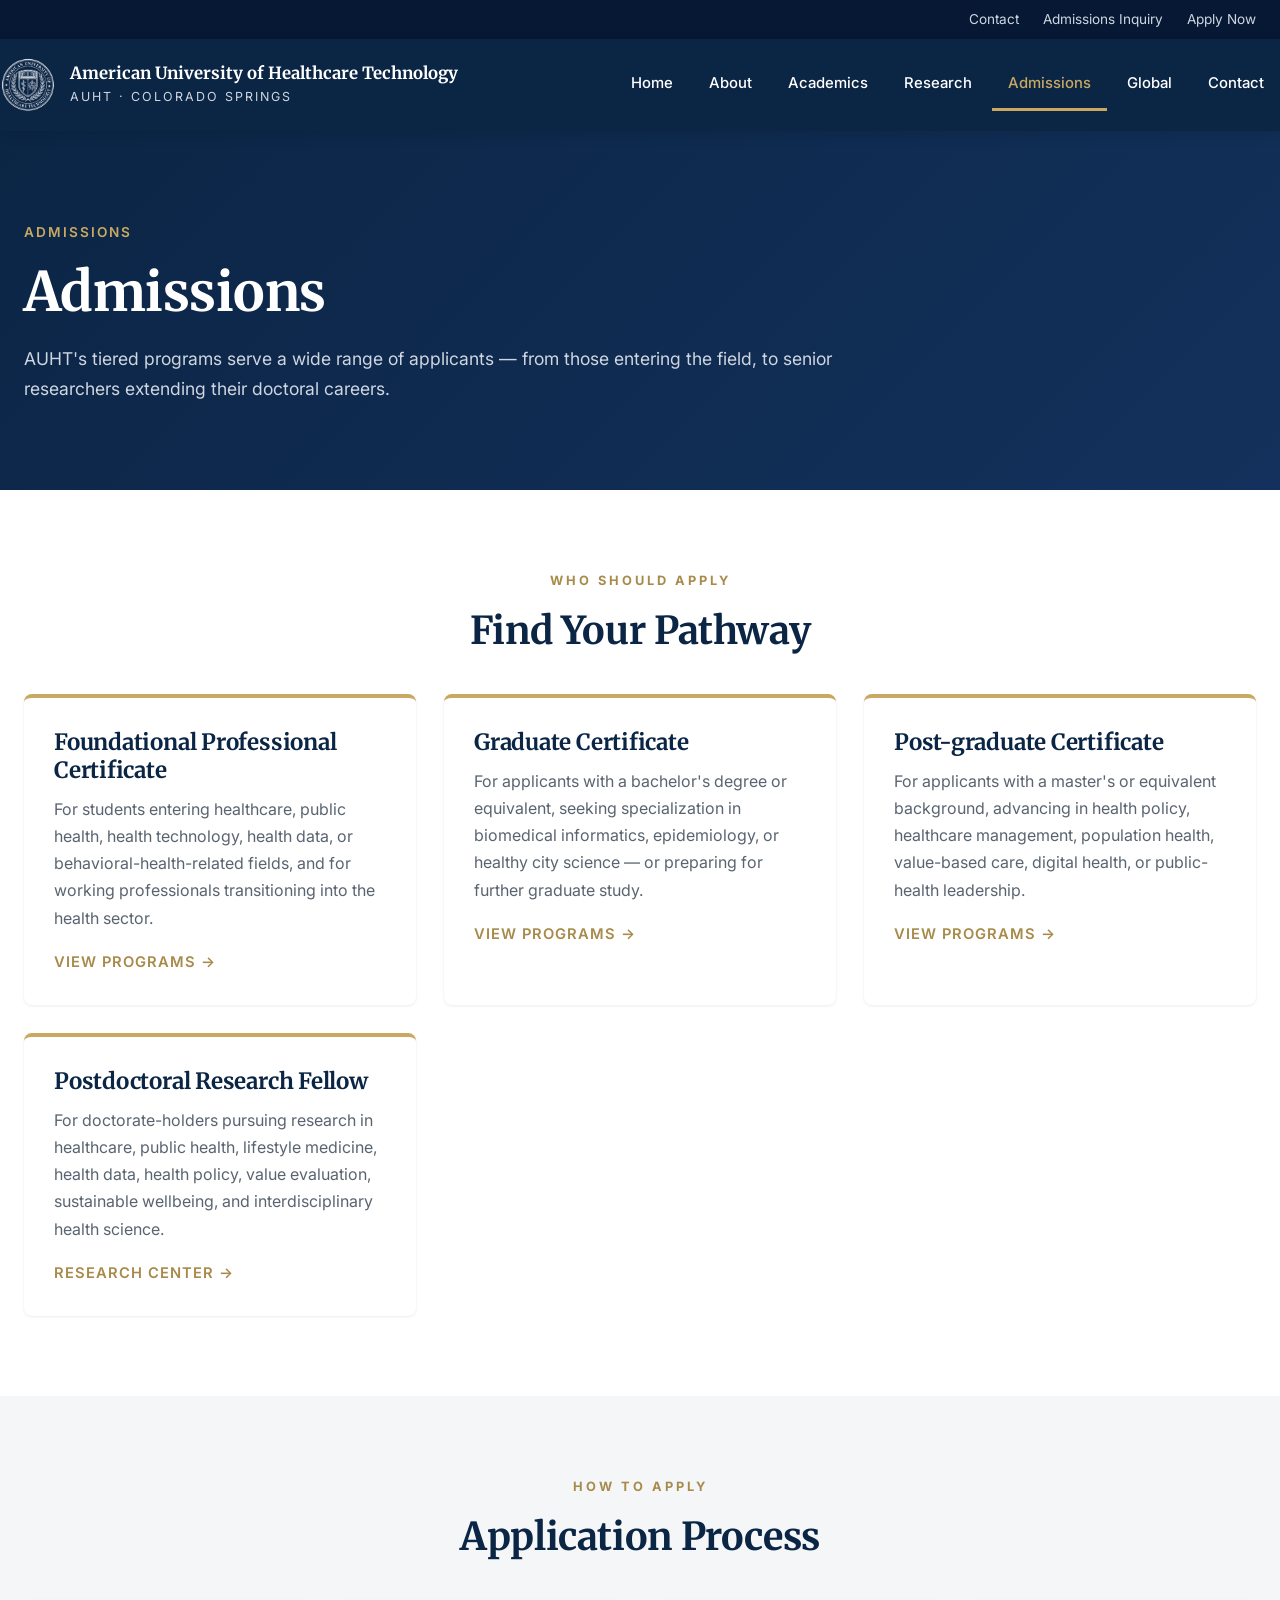
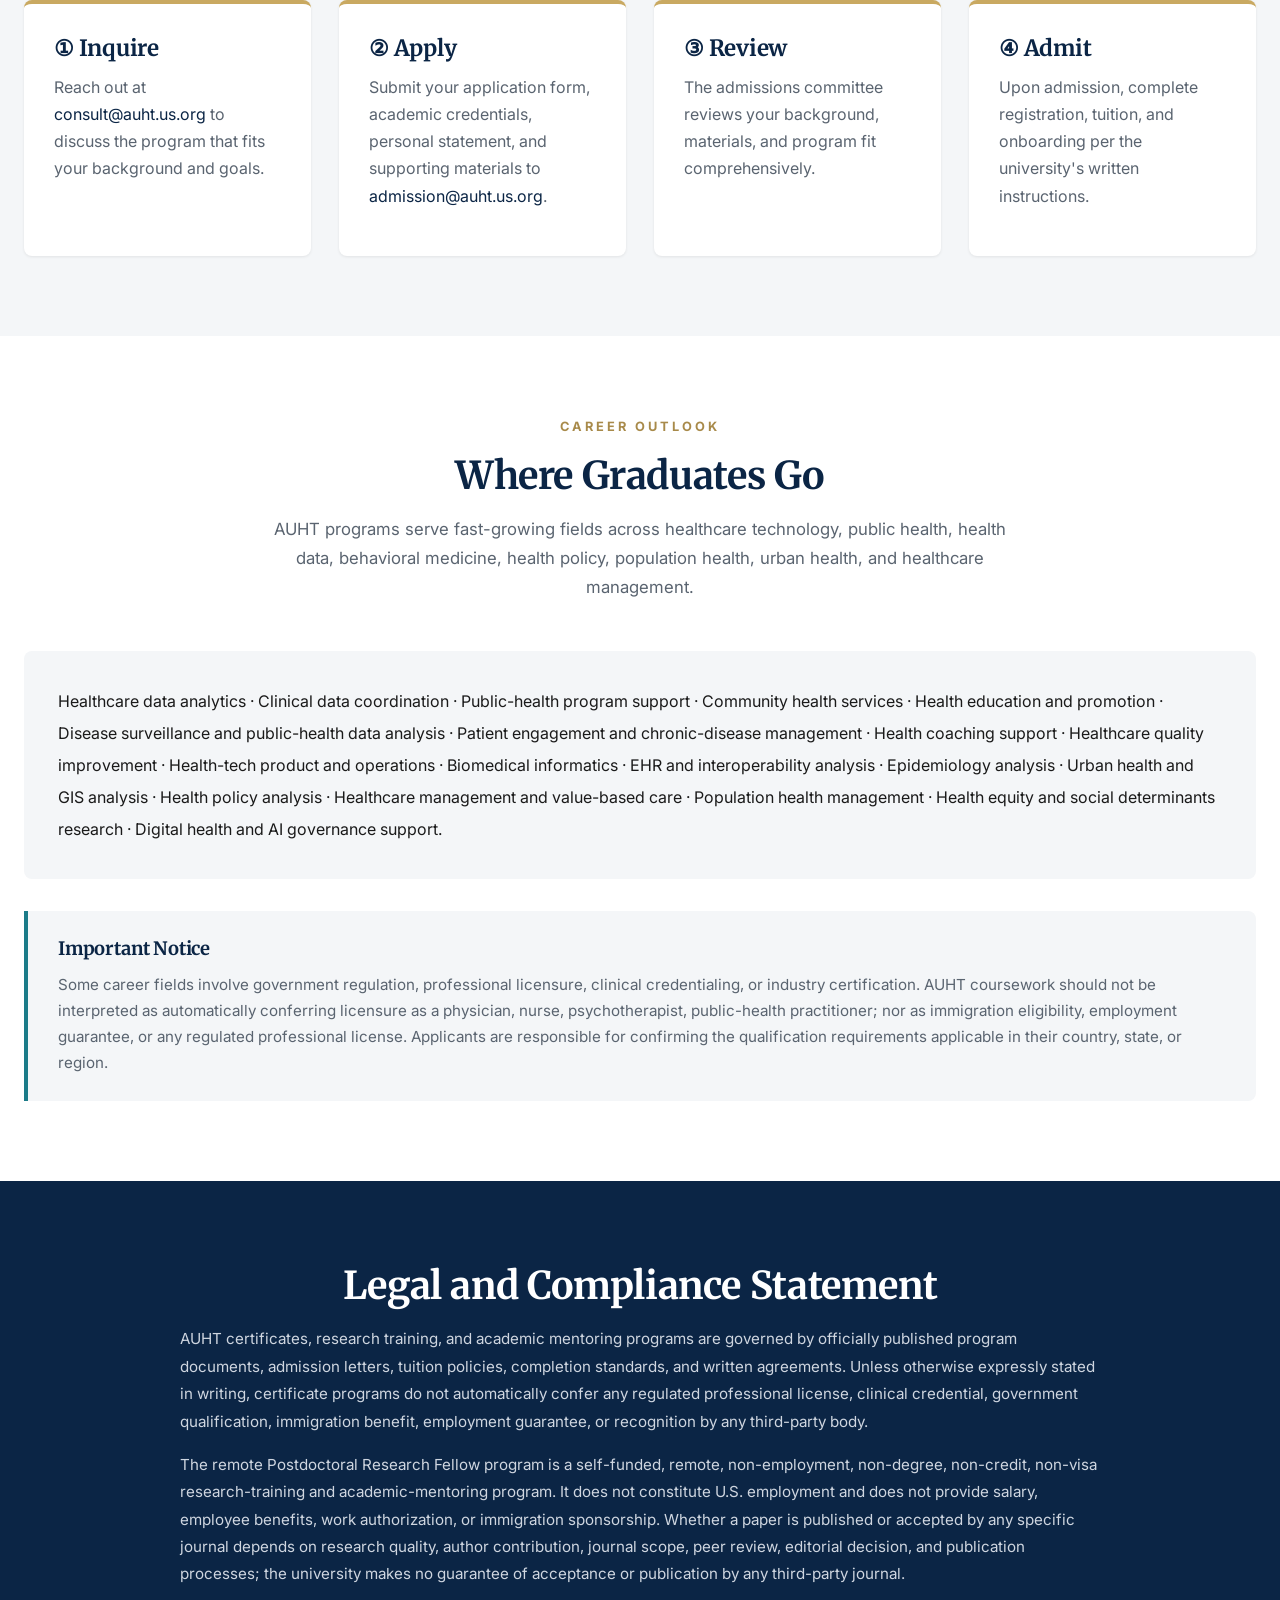
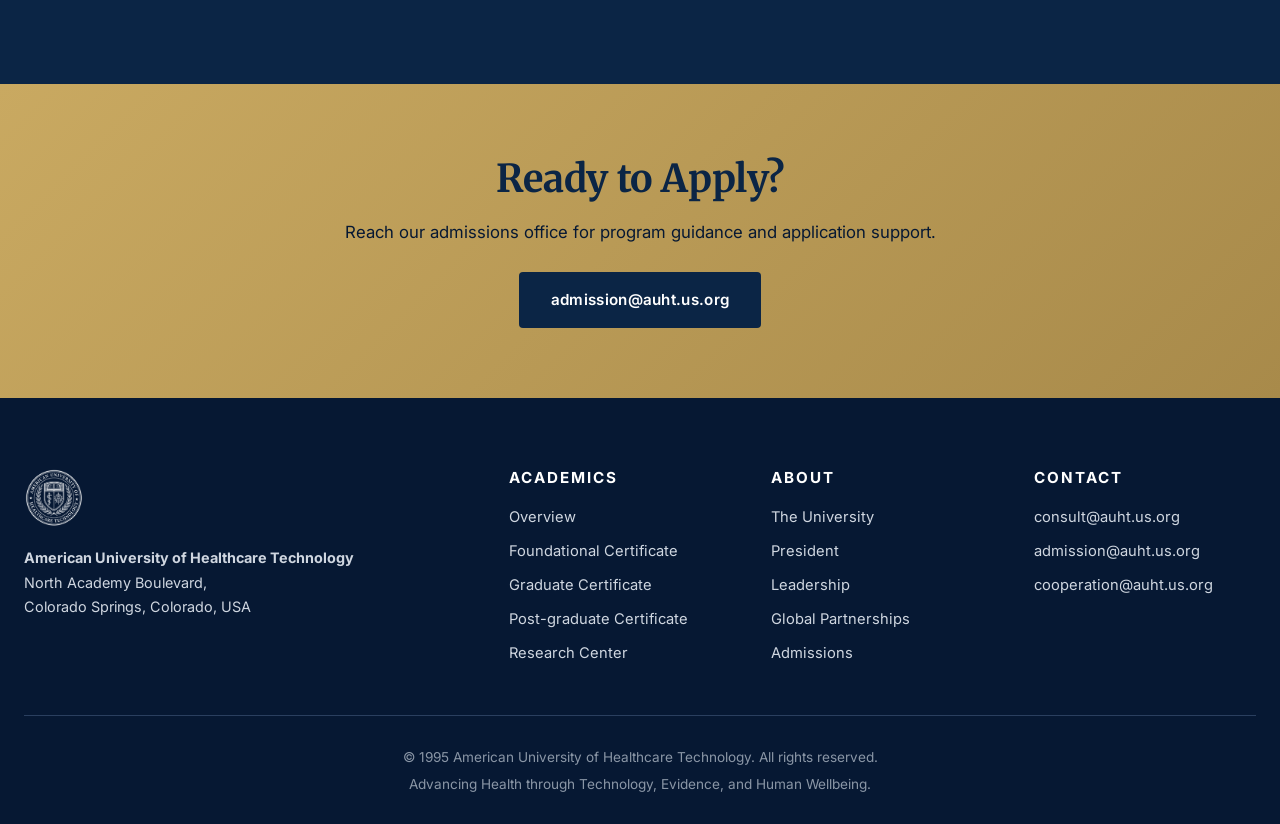
<file: admissions.html>
<!DOCTYPE html>
<html lang="en">
<head>
  <meta charset="UTF-8" />
  <meta name="viewport" content="width=device-width, initial-scale=1.0" />
  <title>Admissions | AUHT</title>
  <link rel="icon" type="image/png" href="images/logo.png" />
  <link rel="apple-touch-icon" href="images/logo.png" />
  <link href="https://fonts.googleapis.com/css2?family=Inter:wght@400;500;600;700&family=Merriweather:wght@700;900&display=swap" rel="stylesheet">
  <link rel="stylesheet" href="css/styles.css" />
</head>
<body>

<div class="utility-bar">
  <div class="container">
    <a href="contact.html">Contact</a>
    <a href="mailto:admission@auht.us.org">Admissions Inquiry</a>
    <a href="admissions.html">Apply Now</a>
  </div>
</div>

<header class="site-header">
  <div class="container header-inner">
    <a class="brand" href="index.html">
      <img src="images/logo.png" alt="AUHT Logo" />
      <div class="brand-text">
        <div class="name-en">American University of Healthcare Technology</div>
        <div class="name-sub">AUHT · Colorado Springs</div>
      </div>
    </a>
    <button class="nav-toggle" aria-label="Toggle menu">☰</button>
    <nav class="main-nav">
      <a href="index.html">Home</a>
      <a href="about.html">About</a>
      <a href="academics.html">Academics</a>
      <a href="research.html">Research</a>
      <a href="admissions.html">Admissions</a>
      <a href="global.html">Global</a>
      <a href="contact.html">Contact</a>
    </nav>
  </div>
</header>

<section class="page-header">
  <div class="container">
    <div class="breadcrumb">ADMISSIONS</div>
    <h1>Admissions</h1>
    <p class="lead">AUHT's tiered programs serve a wide range of applicants — from those entering the field, to senior researchers extending their doctoral careers.</p>
  </div>
</section>

<section>
  <div class="container">
    <span class="section-eyebrow">Who Should Apply</span>
    <h2 class="section-title">Find Your Pathway</h2>

    <div class="grid grid-2" style="margin-top:40px;">
      <div class="card">
        <div class="card-body">
          <h3>Foundational Professional Certificate</h3>
          <p>For students entering healthcare, public health, health technology, health data, or behavioral-health-related fields, and for working professionals transitioning into the health sector.</p>
          <a href="programs-foundational.html" class="card-link">View Programs</a>
        </div>
      </div>
      <div class="card">
        <div class="card-body">
          <h3>Graduate Certificate</h3>
          <p>For applicants with a bachelor's degree or equivalent, seeking specialization in biomedical informatics, epidemiology, or healthy city science — or preparing for further graduate study.</p>
          <a href="programs-graduate.html" class="card-link">View Programs</a>
        </div>
      </div>
      <div class="card">
        <div class="card-body">
          <h3>Post-graduate Certificate</h3>
          <p>For applicants with a master's or equivalent background, advancing in health policy, healthcare management, population health, value-based care, digital health, or public-health leadership.</p>
          <a href="programs-postgraduate.html" class="card-link">View Programs</a>
        </div>
      </div>
      <div class="card">
        <div class="card-body">
          <h3>Postdoctoral Research Fellow</h3>
          <p>For doctorate-holders pursuing research in healthcare, public health, lifestyle medicine, health data, health policy, value evaluation, sustainable wellbeing, and interdisciplinary health science.</p>
          <a href="research.html" class="card-link">Research Center</a>
        </div>
      </div>
    </div>
  </div>
</section>

<section class="section-alt">
  <div class="container">
    <span class="section-eyebrow">How to Apply</span>
    <h2 class="section-title">Application Process</h2>

    <div class="grid grid-4" style="margin-top:40px;">
      <div class="card"><div class="card-body"><h3>① Inquire</h3><p>Reach out at <a href="mailto:consult@auht.us.org">consult@auht.us.org</a> to discuss the program that fits your background and goals.</p></div></div>
      <div class="card"><div class="card-body"><h3>② Apply</h3><p>Submit your application form, academic credentials, personal statement, and supporting materials to <a href="mailto:admission@auht.us.org">admission@auht.us.org</a>.</p></div></div>
      <div class="card"><div class="card-body"><h3>③ Review</h3><p>The admissions committee reviews your background, materials, and program fit comprehensively.</p></div></div>
      <div class="card"><div class="card-body"><h3>④ Admit</h3><p>Upon admission, complete registration, tuition, and onboarding per the university's written instructions.</p></div></div>
    </div>
  </div>
</section>

<section>
  <div class="container">
    <span class="section-eyebrow">Career Outlook</span>
    <h2 class="section-title">Where Graduates Go</h2>
    <p class="section-subtitle">AUHT programs serve fast-growing fields across healthcare technology, public health, health data, behavioral medicine, health policy, population health, urban health, and healthcare management.</p>

    <div style="background:var(--color-bg-alt); padding:34px; border-radius:var(--radius-md); margin-top:32px; line-height:2;">
      <p style="margin:0;">Healthcare data analytics · Clinical data coordination · Public-health program support · Community health services · Health education and promotion · Disease surveillance and public-health data analysis · Patient engagement and chronic-disease management · Health coaching support · Healthcare quality improvement · Health-tech product and operations · Biomedical informatics · EHR and interoperability analysis · Epidemiology analysis · Urban health and GIS analysis · Health policy analysis · Healthcare management and value-based care · Population health management · Health equity and social determinants research · Digital health and AI governance support.</p>
    </div>

    <div class="notice-block" style="margin-top:32px;">
      <h4>Important Notice</h4>
      <p>Some career fields involve government regulation, professional licensure, clinical credentialing, or industry certification. AUHT coursework should not be interpreted as automatically conferring licensure as a physician, nurse, psychotherapist, public-health practitioner; nor as immigration eligibility, employment guarantee, or any regulated professional license. Applicants are responsible for confirming the qualification requirements applicable in their country, state, or region.</p>
    </div>
  </div>
</section>

<section class="section-dark">
  <div class="container">
    <h2 style="color:#fff; text-align:center; margin-bottom:16px;">Legal and Compliance Statement</h2>
    <div style="max-width:920px; margin:0 auto; color:#cfd6e0; font-size:0.95rem; line-height:1.8;">
      <p>AUHT certificates, research training, and academic mentoring programs are governed by officially published program documents, admission letters, tuition policies, completion standards, and written agreements. Unless otherwise expressly stated in writing, certificate programs do not automatically confer any regulated professional license, clinical credential, government qualification, immigration benefit, employment guarantee, or recognition by any third-party body.</p>
      <p>The remote Postdoctoral Research Fellow program is a self-funded, remote, non-employment, non-degree, non-credit, non-visa research-training and academic-mentoring program. It does not constitute U.S. employment and does not provide salary, employee benefits, work authorization, or immigration sponsorship. Whether a paper is published or accepted by any specific journal depends on research quality, author contribution, journal scope, peer review, editorial decision, and publication processes; the university makes no guarantee of acceptance or publication by any third-party journal.</p>
    </div>
  </div>
</section>

<section class="cta-banner">
  <h2>Ready to Apply?</h2>
  <p>Reach our admissions office for program guidance and application support.</p>
  <a href="mailto:admission@auht.us.org" class="btn btn-dark">admission@auht.us.org</a>
</section>

<footer class="site-footer">
  <div class="container">
    <div class="footer-grid">
      <div class="footer-brand">
        <img src="images/logo.png" alt="AUHT" />
        <p><strong>American University of Healthcare Technology</strong><br/>North Academy Boulevard,<br/>Colorado Springs, Colorado, USA</p>
      </div>
      <div><h4>Academics</h4><ul>
        <li><a href="academics.html">Overview</a></li>
        <li><a href="programs-foundational.html">Foundational Certificate</a></li>
        <li><a href="programs-graduate.html">Graduate Certificate</a></li>
        <li><a href="programs-postgraduate.html">Post-graduate Certificate</a></li>
        <li><a href="research.html">Research Center</a></li>
      </ul></div>
      <div><h4>About</h4><ul>
        <li><a href="about.html">The University</a></li>
        <li><a href="president.html">President</a></li>
        <li><a href="leadership.html">Leadership</a></li>
        <li><a href="global.html">Global Partnerships</a></li>
        <li><a href="admissions.html">Admissions</a></li>
      </ul></div>
      <div><h4>Contact</h4><ul>
        <li><a href="mailto:consult@auht.us.org">consult@auht.us.org</a></li>
        <li><a href="mailto:admission@auht.us.org">admission@auht.us.org</a></li>
        <li><a href="mailto:cooperation@auht.us.org">cooperation@auht.us.org</a></li>
      </ul></div>
    </div>
    <div class="footer-bottom">
      <p>© 1995 American University of Healthcare Technology. All rights reserved.</p>
      <p>Advancing Health through Technology, Evidence, and Human Wellbeing.</p>
    </div>
  </div>
</footer>
<script src="js/main.js"></script>
</body>
</html>
</file>
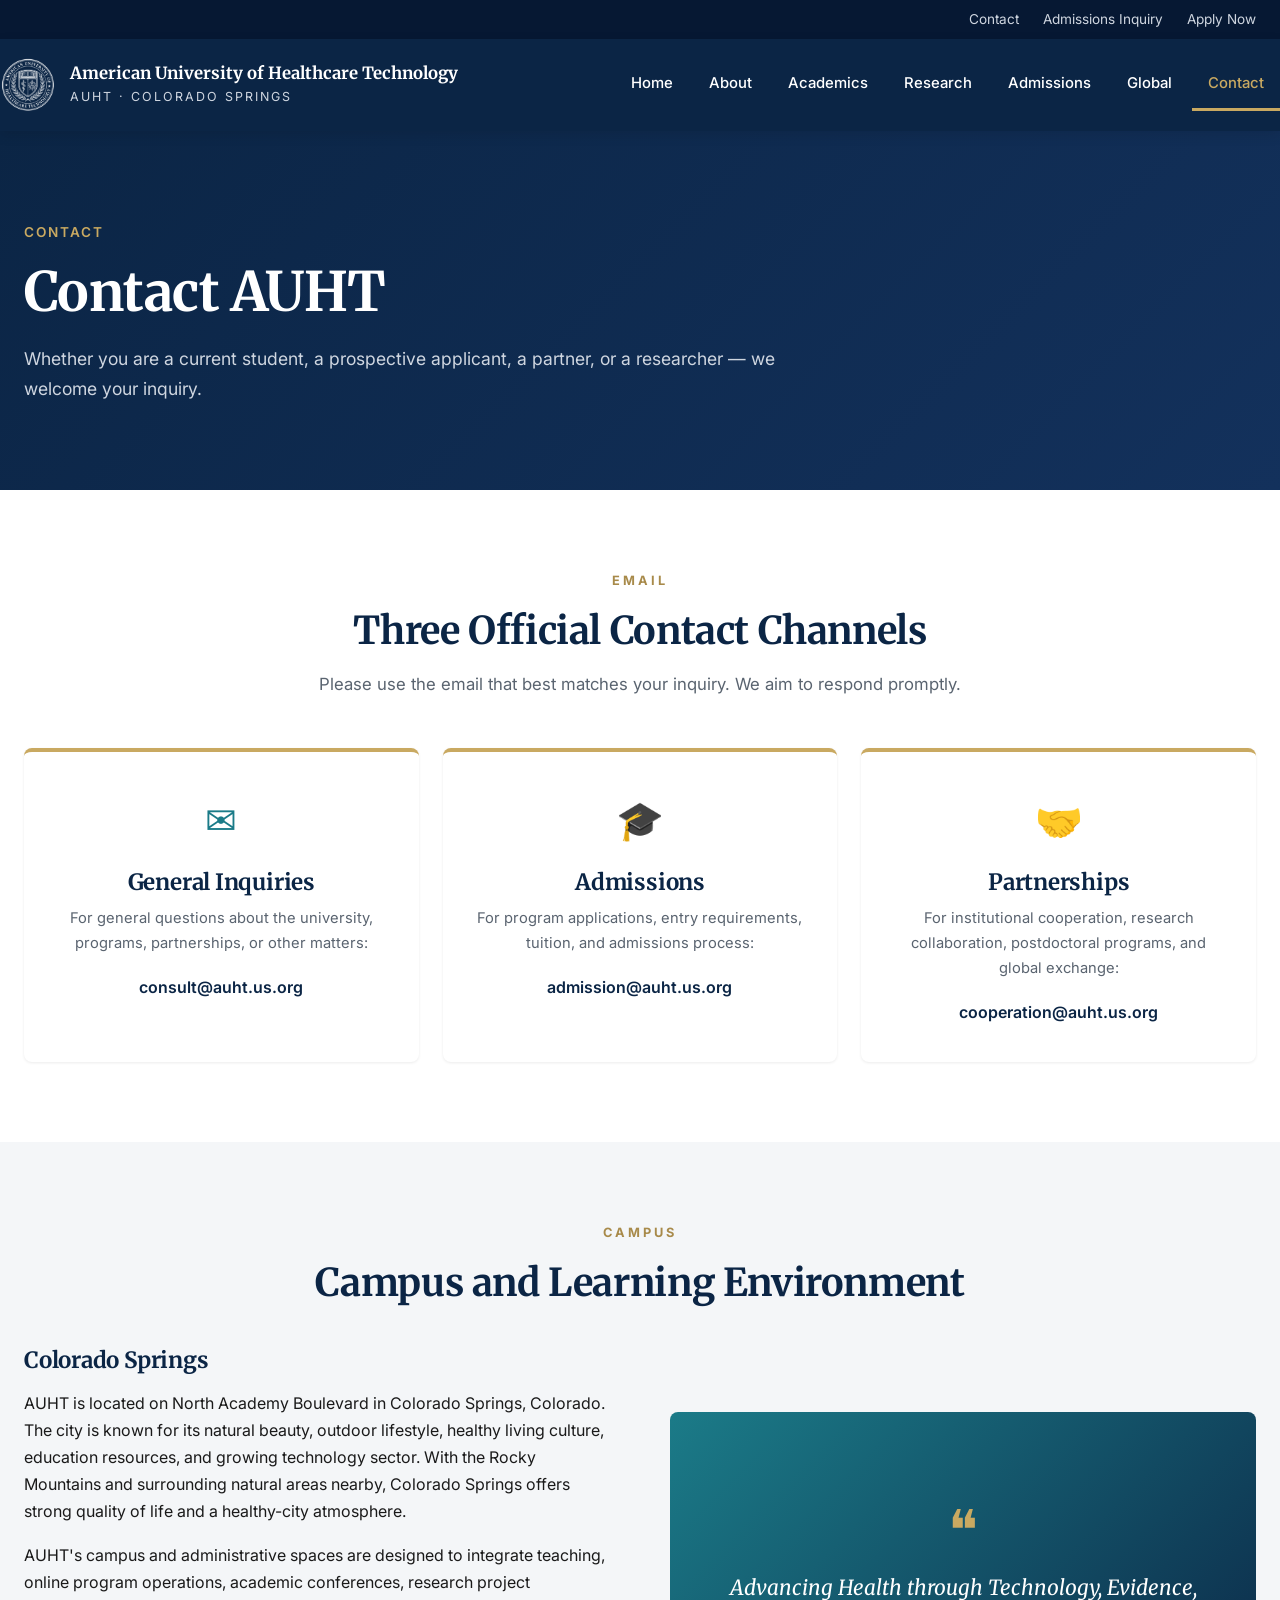
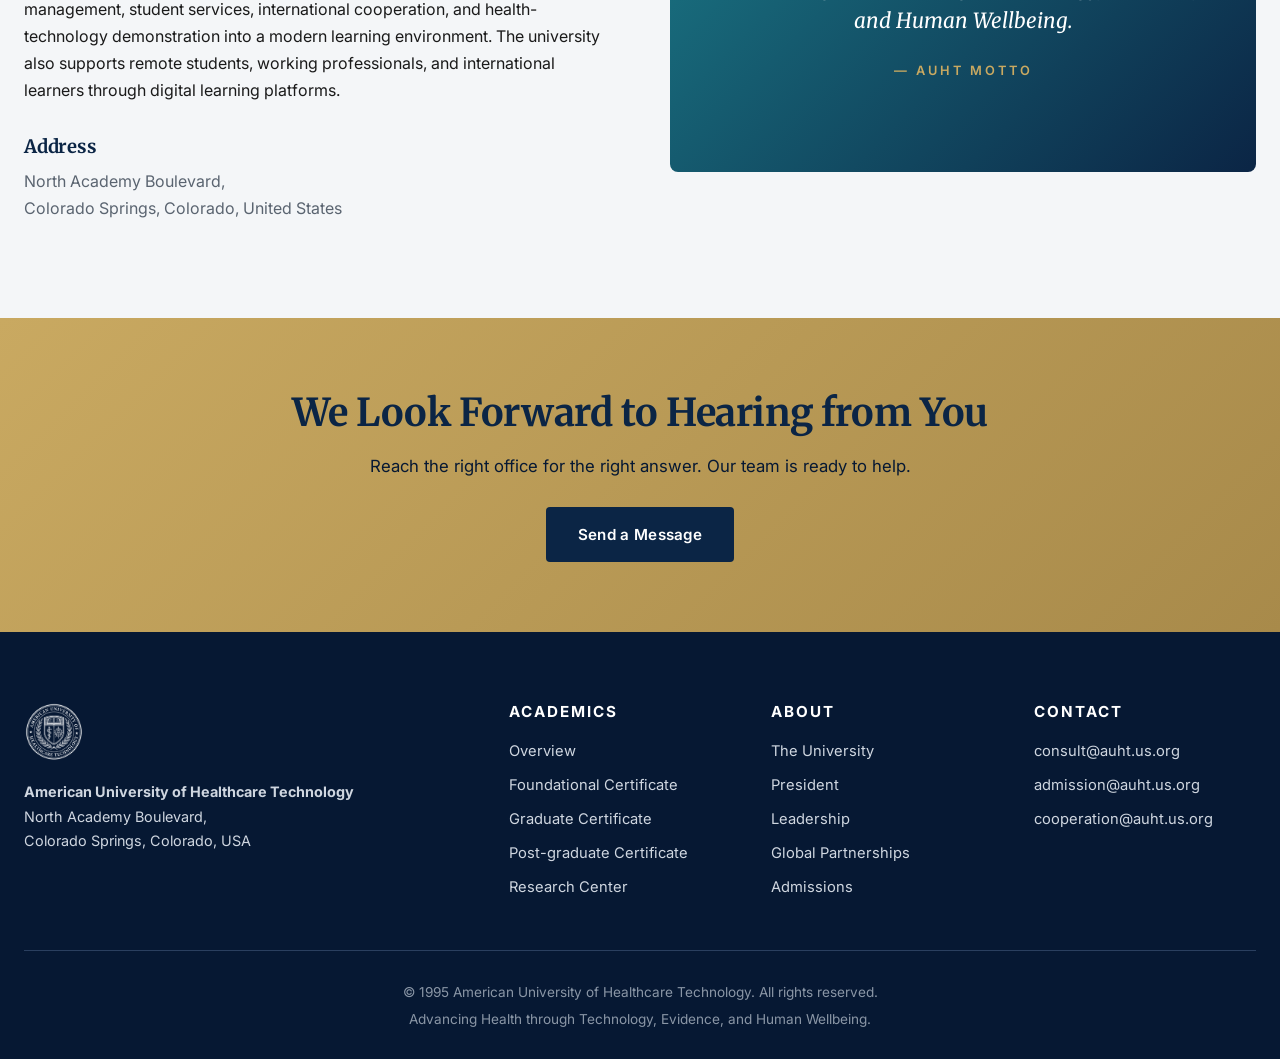
<file: contact.html>
<!DOCTYPE html>
<html lang="en">
<head>
  <meta charset="UTF-8" />
  <meta name="viewport" content="width=device-width, initial-scale=1.0" />
  <title>Contact | AUHT</title>
  <link rel="icon" type="image/png" href="images/logo.png" />
  <link rel="apple-touch-icon" href="images/logo.png" />
  <link href="https://fonts.googleapis.com/css2?family=Inter:wght@400;500;600;700&family=Merriweather:wght@700;900&display=swap" rel="stylesheet">
  <link rel="stylesheet" href="css/styles.css" />
</head>
<body>

<div class="utility-bar">
  <div class="container">
    <a href="contact.html">Contact</a>
    <a href="mailto:admission@auht.us.org">Admissions Inquiry</a>
    <a href="admissions.html">Apply Now</a>
  </div>
</div>

<header class="site-header">
  <div class="container header-inner">
    <a class="brand" href="index.html">
      <img src="images/logo.png" alt="AUHT Logo" />
      <div class="brand-text">
        <div class="name-en">American University of Healthcare Technology</div>
        <div class="name-sub">AUHT · Colorado Springs</div>
      </div>
    </a>
    <button class="nav-toggle" aria-label="Toggle menu">☰</button>
    <nav class="main-nav">
      <a href="index.html">Home</a>
      <a href="about.html">About</a>
      <a href="academics.html">Academics</a>
      <a href="research.html">Research</a>
      <a href="admissions.html">Admissions</a>
      <a href="global.html">Global</a>
      <a href="contact.html">Contact</a>
    </nav>
  </div>
</header>

<section class="page-header">
  <div class="container">
    <div class="breadcrumb">CONTACT</div>
    <h1>Contact AUHT</h1>
    <p class="lead">Whether you are a current student, a prospective applicant, a partner, or a researcher — we welcome your inquiry.</p>
  </div>
</section>

<section>
  <div class="container">
    <span class="section-eyebrow">Email</span>
    <h2 class="section-title">Three Official Contact Channels</h2>
    <p class="section-subtitle">Please use the email that best matches your inquiry. We aim to respond promptly.</p>

    <div class="contact-grid" style="margin-top:40px;">
      <div class="contact-card">
        <div class="icon">✉</div>
        <h3>General Inquiries</h3>
        <p style="color:var(--color-text-muted); font-size:0.92rem; margin-bottom:18px;">For general questions about the university, programs, partnerships, or other matters:</p>
        <a href="mailto:consult@auht.us.org">consult@auht.us.org</a>
      </div>

      <div class="contact-card">
        <div class="icon">🎓</div>
        <h3>Admissions</h3>
        <p style="color:var(--color-text-muted); font-size:0.92rem; margin-bottom:18px;">For program applications, entry requirements, tuition, and admissions process:</p>
        <a href="mailto:admission@auht.us.org">admission@auht.us.org</a>
      </div>

      <div class="contact-card">
        <div class="icon">🤝</div>
        <h3>Partnerships</h3>
        <p style="color:var(--color-text-muted); font-size:0.92rem; margin-bottom:18px;">For institutional cooperation, research collaboration, postdoctoral programs, and global exchange:</p>
        <a href="mailto:cooperation@auht.us.org">cooperation@auht.us.org</a>
      </div>
    </div>
  </div>
</section>

<section class="section-alt">
  <div class="container">
    <span class="section-eyebrow">Campus</span>
    <h2 class="section-title">Campus and Learning Environment</h2>

    <div class="split" style="margin-top:40px;">
      <div>
        <h3 style="margin-bottom:16px;">Colorado Springs</h3>
        <p>AUHT is located on North Academy Boulevard in Colorado Springs, Colorado. The city is known for its natural beauty, outdoor lifestyle, healthy living culture, education resources, and growing technology sector. With the Rocky Mountains and surrounding natural areas nearby, Colorado Springs offers strong quality of life and a healthy-city atmosphere.</p>
        <p>AUHT's campus and administrative spaces are designed to integrate teaching, online program operations, academic conferences, research project management, student services, international cooperation, and health-technology demonstration into a modern learning environment. The university also supports remote students, working professionals, and international learners through digital learning platforms.</p>

        <h4 style="margin-top:30px; margin-bottom:10px; color:var(--color-primary);">Address</h4>
        <p style="color:var(--color-text-muted);">North Academy Boulevard,<br/>Colorado Springs, Colorado, United States</p>
      </div>
      <div class="quote-tile">
        <div>
          <div class="quote-mark">❝</div>
          <p>Advancing Health through Technology, Evidence, and Human Wellbeing.</p>
          <div class="quote-author">— AUHT MOTTO</div>
        </div>
      </div>
    </div>
  </div>
</section>

<section class="cta-banner">
  <h2>We Look Forward to Hearing from You</h2>
  <p>Reach the right office for the right answer. Our team is ready to help.</p>
  <a href="mailto:consult@auht.us.org" class="btn btn-dark">Send a Message</a>
</section>

<footer class="site-footer">
  <div class="container">
    <div class="footer-grid">
      <div class="footer-brand">
        <img src="images/logo.png" alt="AUHT" />
        <p><strong>American University of Healthcare Technology</strong><br/>North Academy Boulevard,<br/>Colorado Springs, Colorado, USA</p>
      </div>
      <div><h4>Academics</h4><ul>
        <li><a href="academics.html">Overview</a></li>
        <li><a href="programs-foundational.html">Foundational Certificate</a></li>
        <li><a href="programs-graduate.html">Graduate Certificate</a></li>
        <li><a href="programs-postgraduate.html">Post-graduate Certificate</a></li>
        <li><a href="research.html">Research Center</a></li>
      </ul></div>
      <div><h4>About</h4><ul>
        <li><a href="about.html">The University</a></li>
        <li><a href="president.html">President</a></li>
        <li><a href="leadership.html">Leadership</a></li>
        <li><a href="global.html">Global Partnerships</a></li>
        <li><a href="admissions.html">Admissions</a></li>
      </ul></div>
      <div><h4>Contact</h4><ul>
        <li><a href="mailto:consult@auht.us.org">consult@auht.us.org</a></li>
        <li><a href="mailto:admission@auht.us.org">admission@auht.us.org</a></li>
        <li><a href="mailto:cooperation@auht.us.org">cooperation@auht.us.org</a></li>
      </ul></div>
    </div>
    <div class="footer-bottom">
      <p>© 1995 American University of Healthcare Technology. All rights reserved.</p>
      <p>Advancing Health through Technology, Evidence, and Human Wellbeing.</p>
    </div>
  </div>
</footer>
<script src="js/main.js"></script>
</body>
</html>
</file>
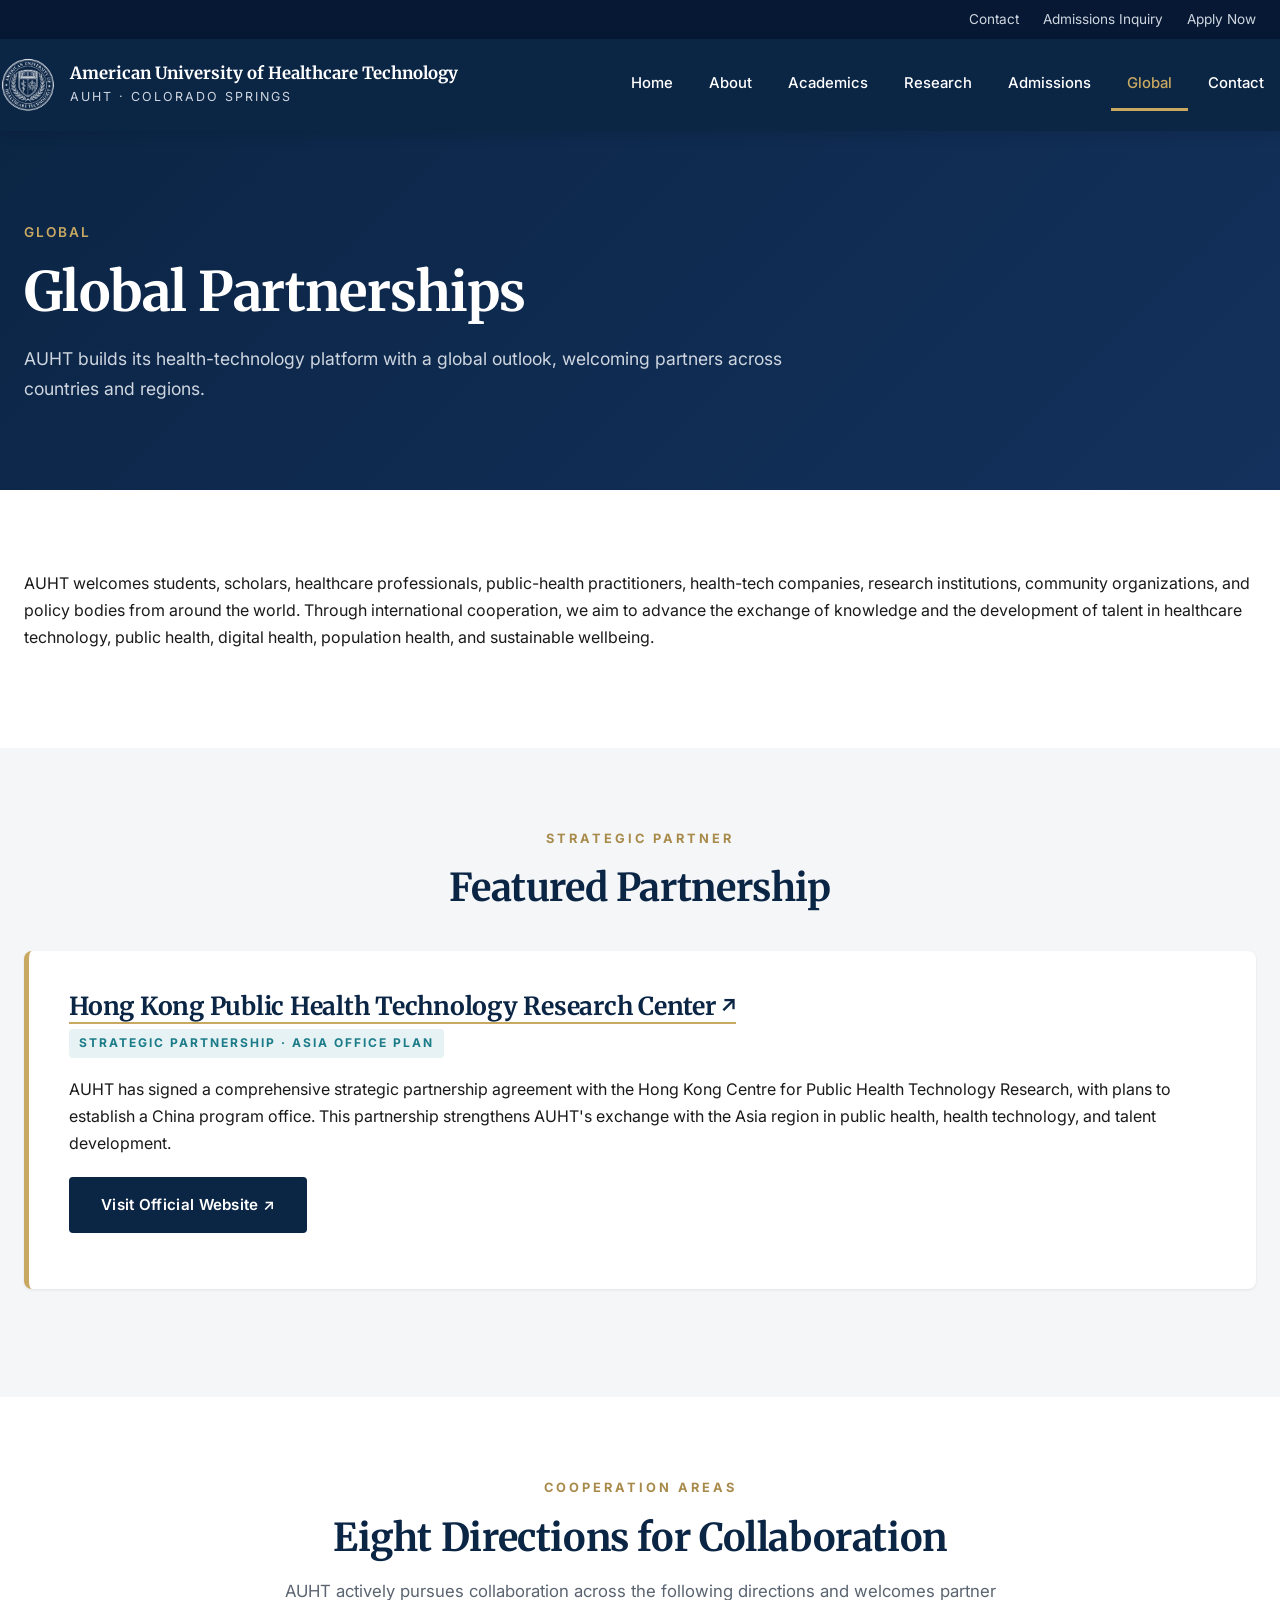
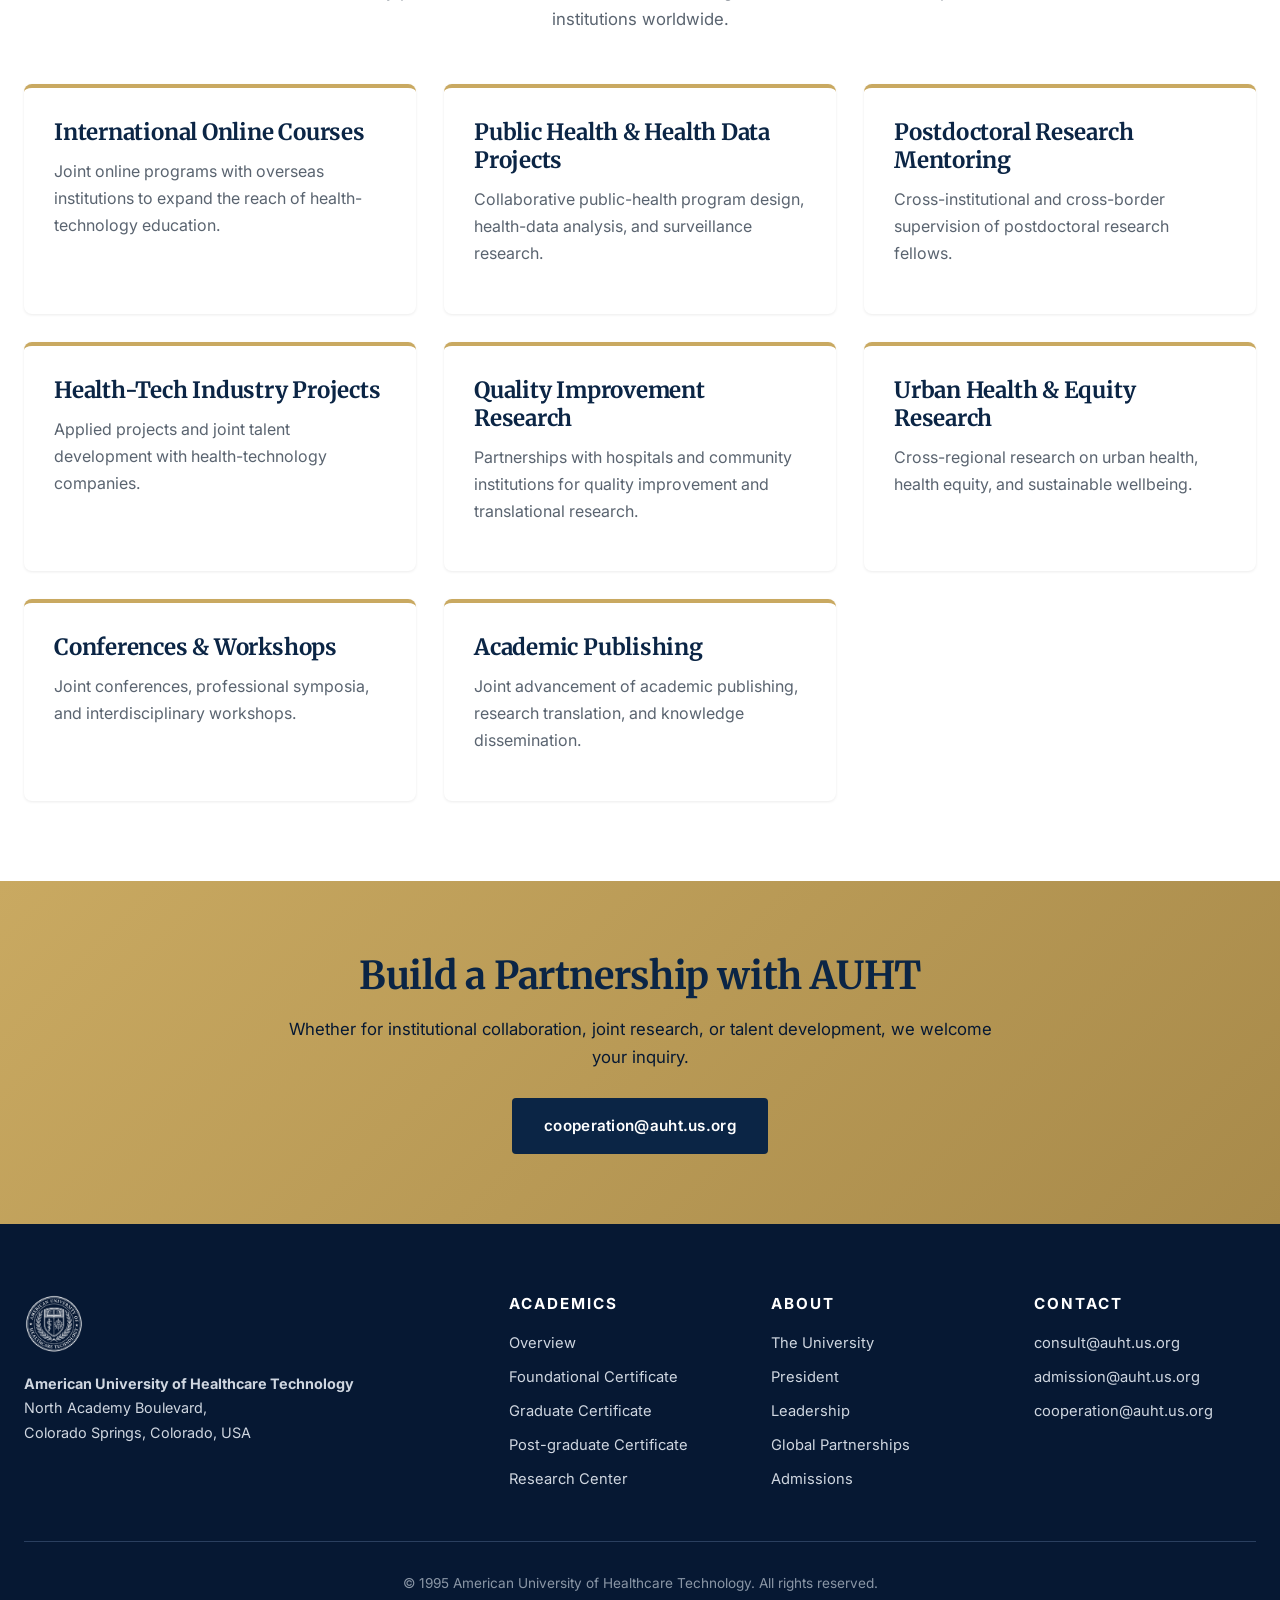
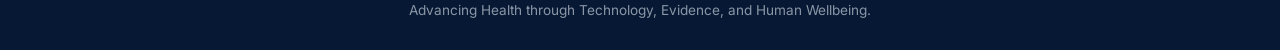
<file: global.html>
<!DOCTYPE html>
<html lang="en">
<head>
  <meta charset="UTF-8" />
  <meta name="viewport" content="width=device-width, initial-scale=1.0" />
  <title>Global Partnerships | AUHT</title>
  <link rel="icon" type="image/png" href="images/logo.png" />
  <link rel="apple-touch-icon" href="images/logo.png" />
  <link href="https://fonts.googleapis.com/css2?family=Inter:wght@400;500;600;700&family=Merriweather:wght@700;900&display=swap" rel="stylesheet">
  <link rel="stylesheet" href="css/styles.css" />
</head>
<body>

<div class="utility-bar">
  <div class="container">
    <a href="contact.html">Contact</a>
    <a href="mailto:admission@auht.us.org">Admissions Inquiry</a>
    <a href="admissions.html">Apply Now</a>
  </div>
</div>

<header class="site-header">
  <div class="container header-inner">
    <a class="brand" href="index.html">
      <img src="images/logo.png" alt="AUHT Logo" />
      <div class="brand-text">
        <div class="name-en">American University of Healthcare Technology</div>
        <div class="name-sub">AUHT · Colorado Springs</div>
      </div>
    </a>
    <button class="nav-toggle" aria-label="Toggle menu">☰</button>
    <nav class="main-nav">
      <a href="index.html">Home</a>
      <a href="about.html">About</a>
      <a href="academics.html">Academics</a>
      <a href="research.html">Research</a>
      <a href="admissions.html">Admissions</a>
      <a href="global.html">Global</a>
      <a href="contact.html">Contact</a>
    </nav>
  </div>
</header>

<section class="page-header">
  <div class="container">
    <div class="breadcrumb">GLOBAL</div>
    <h1>Global Partnerships</h1>
    <p class="lead">AUHT builds its health-technology platform with a global outlook, welcoming partners across countries and regions.</p>
  </div>
</section>

<section>
  <div class="container">
    <p>AUHT welcomes students, scholars, healthcare professionals, public-health practitioners, health-tech companies, research institutions, community organizations, and policy bodies from around the world. Through international cooperation, we aim to advance the exchange of knowledge and the development of talent in healthcare technology, public health, digital health, population health, and sustainable wellbeing.</p>
  </div>
</section>

<section class="section-alt">
  <div class="container">
    <span class="section-eyebrow">Strategic Partner</span>
    <h2 class="section-title">Featured Partnership</h2>

    <div class="program-block" style="margin-top:40px;">
      <h3>
        <a href="https://www.epidemiology.hk/" target="_blank" rel="noopener noreferrer" style="color:var(--color-primary); text-decoration:none; border-bottom:2px solid var(--color-accent);">
          Hong Kong Public Health Technology Research Center ↗
        </a>
      </h3>
      <span class="program-tag">Strategic Partnership · Asia Office Plan</span>
      <p>AUHT has signed a comprehensive strategic partnership agreement with the Hong Kong Centre for Public Health Technology Research, with plans to establish a China program office. This partnership strengthens AUHT's exchange with the Asia region in public health, health technology, and talent development.</p>
      <p style="margin-top:20px;">
        <a href="https://www.epidemiology.hk/" target="_blank" rel="noopener noreferrer" class="btn btn-dark">
          Visit Official Website ↗
        </a>
      </p>
    </div>
  </div>
</section>

<section>
  <div class="container">
    <span class="section-eyebrow">Cooperation Areas</span>
    <h2 class="section-title">Eight Directions for Collaboration</h2>
    <p class="section-subtitle">AUHT actively pursues collaboration across the following directions and welcomes partner institutions worldwide.</p>

    <div class="grid grid-3" style="margin-top:40px;">
      <div class="card"><div class="card-body"><h3>International Online Courses</h3><p>Joint online programs with overseas institutions to expand the reach of health-technology education.</p></div></div>
      <div class="card"><div class="card-body"><h3>Public Health & Health Data Projects</h3><p>Collaborative public-health program design, health-data analysis, and surveillance research.</p></div></div>
      <div class="card"><div class="card-body"><h3>Postdoctoral Research Mentoring</h3><p>Cross-institutional and cross-border supervision of postdoctoral research fellows.</p></div></div>
      <div class="card"><div class="card-body"><h3>Health-Tech Industry Projects</h3><p>Applied projects and joint talent development with health-technology companies.</p></div></div>
      <div class="card"><div class="card-body"><h3>Quality Improvement Research</h3><p>Partnerships with hospitals and community institutions for quality improvement and translational research.</p></div></div>
      <div class="card"><div class="card-body"><h3>Urban Health & Equity Research</h3><p>Cross-regional research on urban health, health equity, and sustainable wellbeing.</p></div></div>
      <div class="card"><div class="card-body"><h3>Conferences & Workshops</h3><p>Joint conferences, professional symposia, and interdisciplinary workshops.</p></div></div>
      <div class="card"><div class="card-body"><h3>Academic Publishing</h3><p>Joint advancement of academic publishing, research translation, and knowledge dissemination.</p></div></div>
    </div>
  </div>
</section>

<section class="cta-banner">
  <h2>Build a Partnership with AUHT</h2>
  <p>Whether for institutional collaboration, joint research, or talent development, we welcome your inquiry.</p>
  <a href="mailto:cooperation@auht.us.org" class="btn btn-dark">cooperation@auht.us.org</a>
</section>

<footer class="site-footer">
  <div class="container">
    <div class="footer-grid">
      <div class="footer-brand">
        <img src="images/logo.png" alt="AUHT" />
        <p><strong>American University of Healthcare Technology</strong><br/>North Academy Boulevard,<br/>Colorado Springs, Colorado, USA</p>
      </div>
      <div><h4>Academics</h4><ul>
        <li><a href="academics.html">Overview</a></li>
        <li><a href="programs-foundational.html">Foundational Certificate</a></li>
        <li><a href="programs-graduate.html">Graduate Certificate</a></li>
        <li><a href="programs-postgraduate.html">Post-graduate Certificate</a></li>
        <li><a href="research.html">Research Center</a></li>
      </ul></div>
      <div><h4>About</h4><ul>
        <li><a href="about.html">The University</a></li>
        <li><a href="president.html">President</a></li>
        <li><a href="leadership.html">Leadership</a></li>
        <li><a href="global.html">Global Partnerships</a></li>
        <li><a href="admissions.html">Admissions</a></li>
      </ul></div>
      <div><h4>Contact</h4><ul>
        <li><a href="mailto:consult@auht.us.org">consult@auht.us.org</a></li>
        <li><a href="mailto:admission@auht.us.org">admission@auht.us.org</a></li>
        <li><a href="mailto:cooperation@auht.us.org">cooperation@auht.us.org</a></li>
      </ul></div>
    </div>
    <div class="footer-bottom">
      <p>© 1995 American University of Healthcare Technology. All rights reserved.</p>
      <p>Advancing Health through Technology, Evidence, and Human Wellbeing.</p>
    </div>
  </div>
</footer>
<script src="js/main.js"></script>
</body>
</html>
</file>
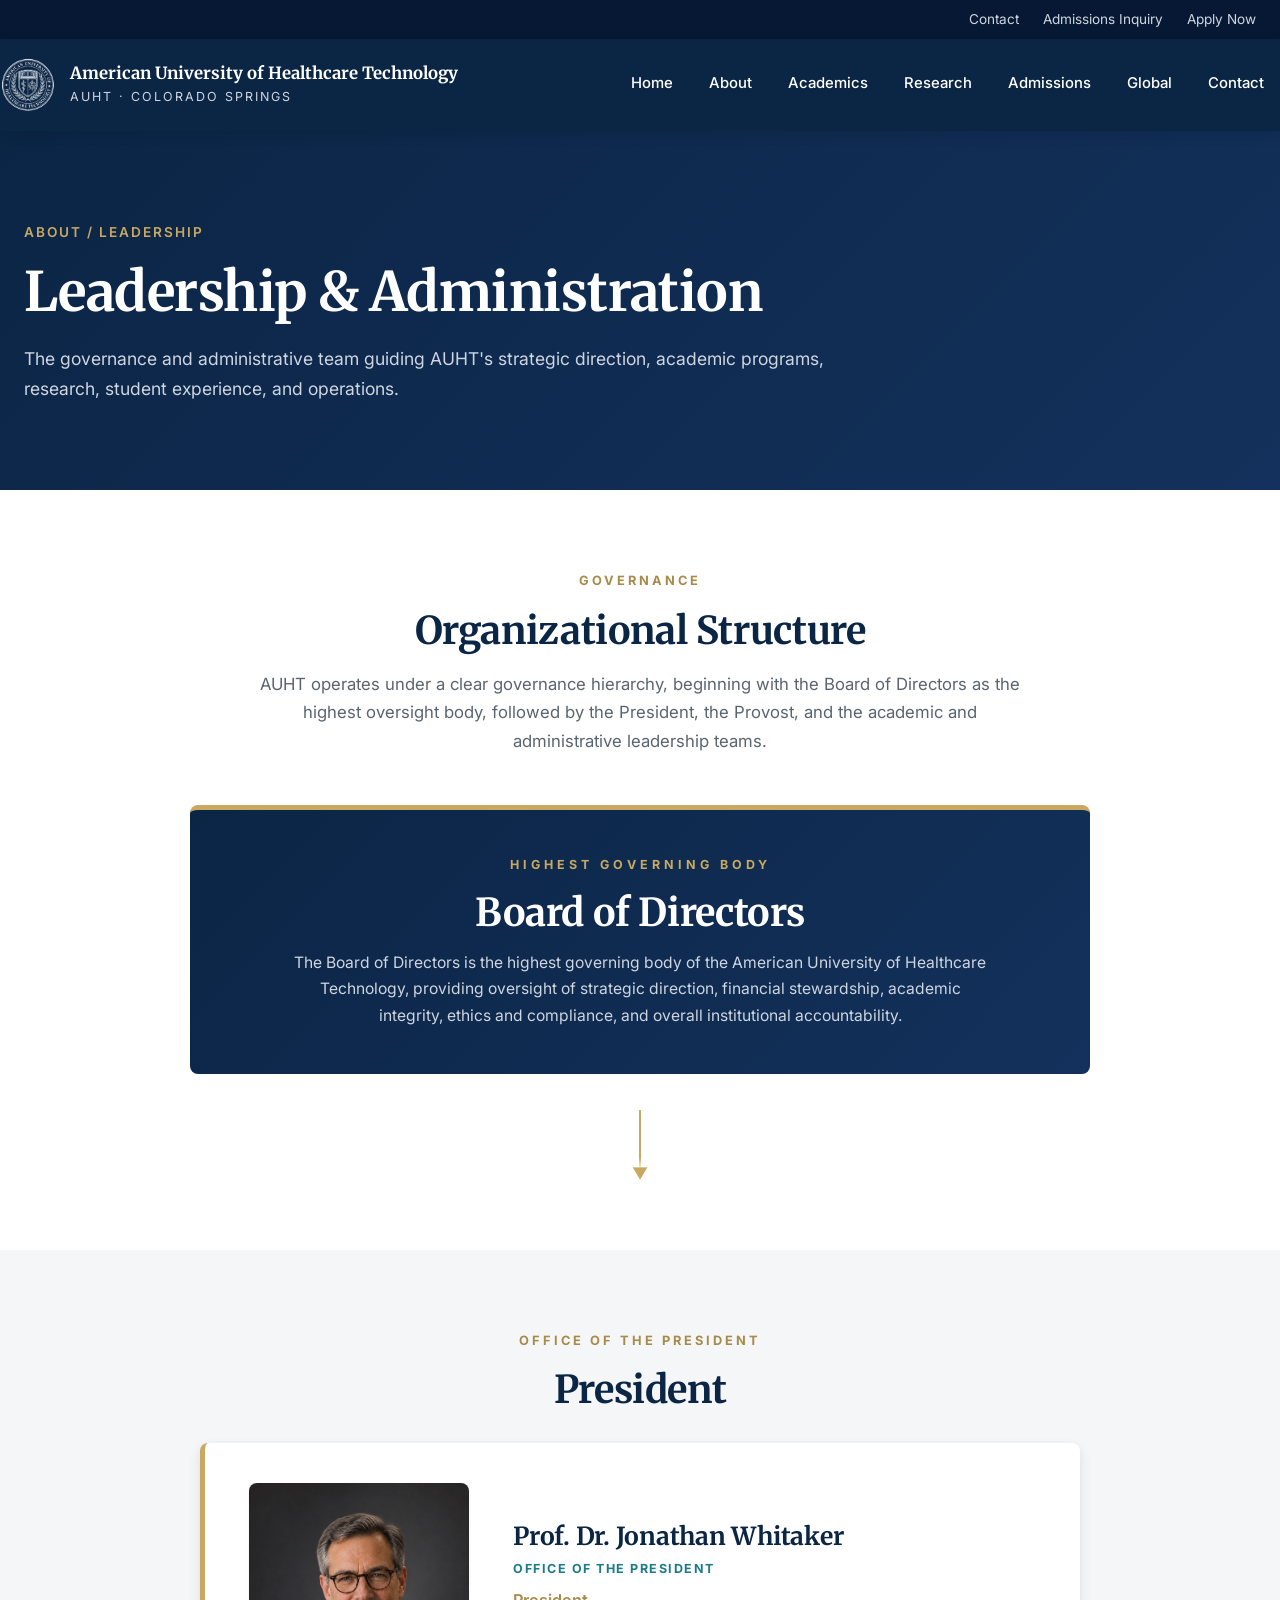
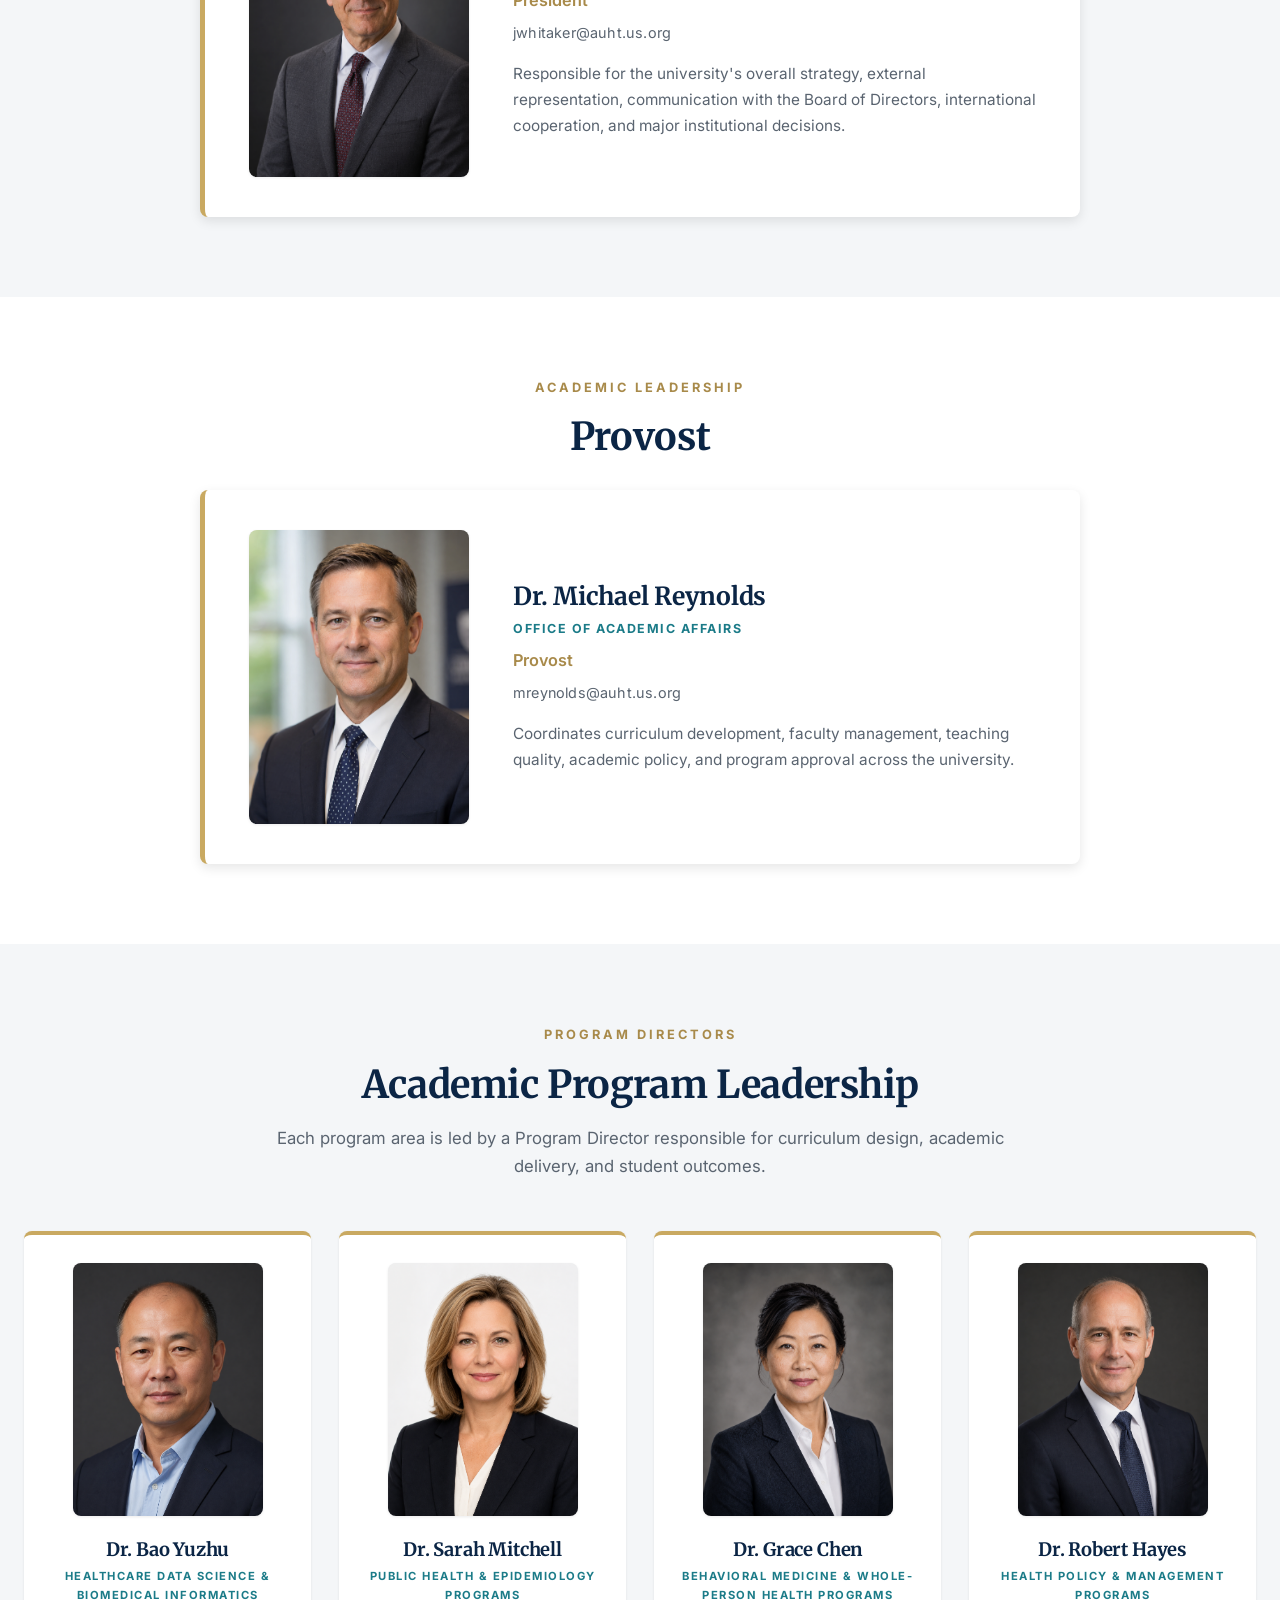
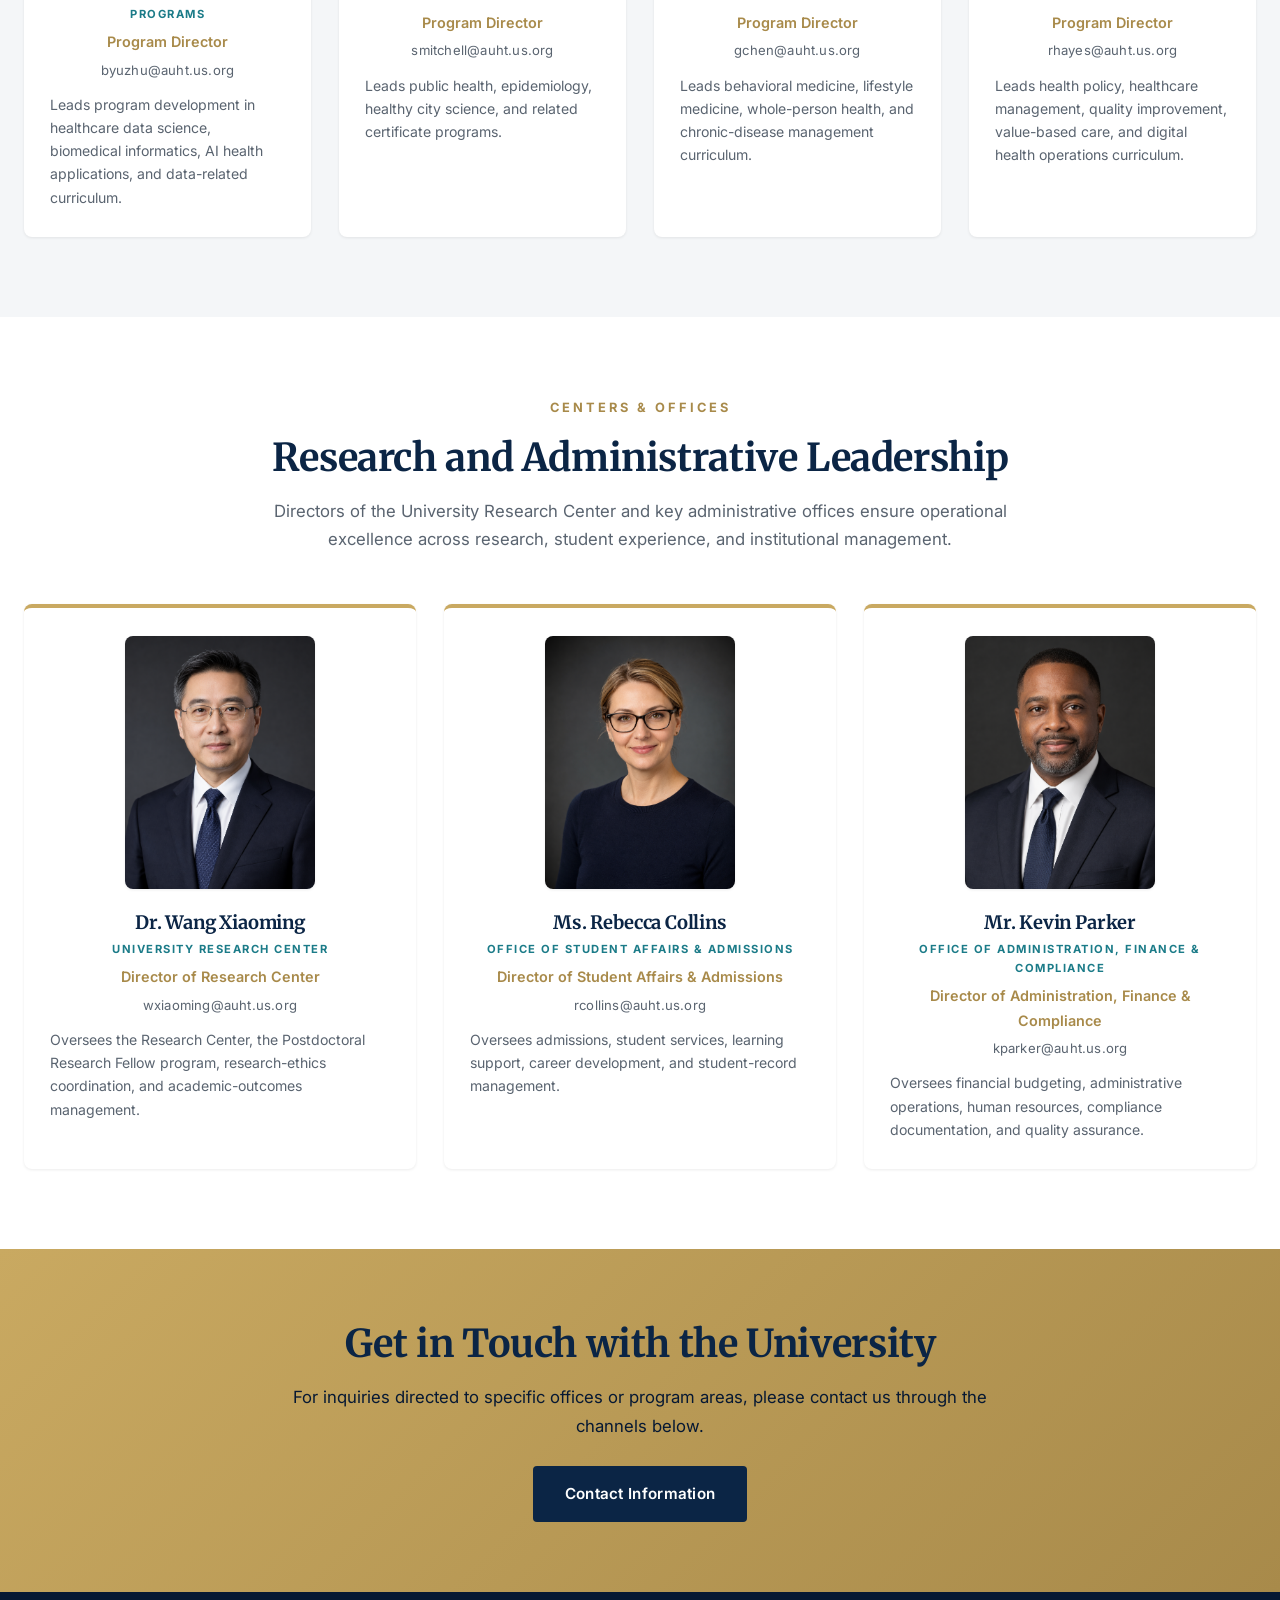
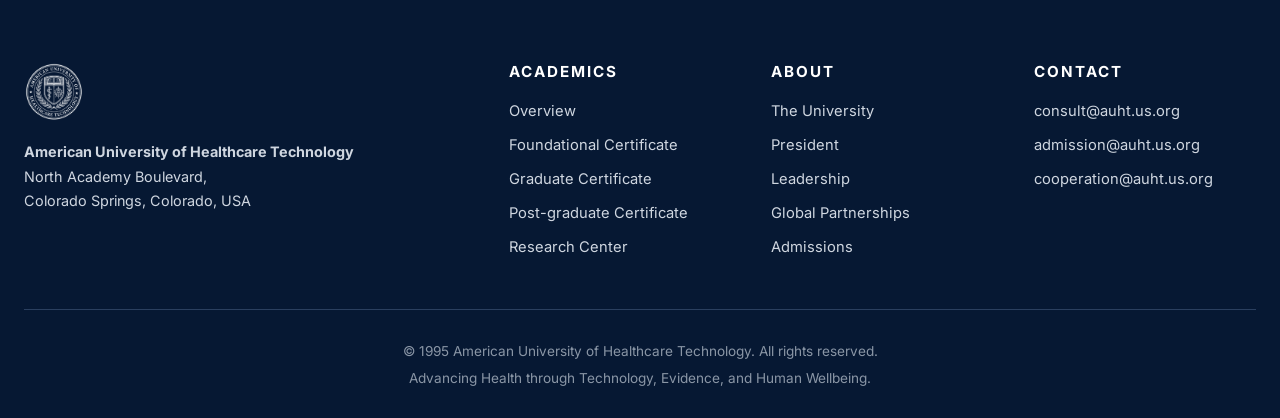
<file: leadership.html>
<!DOCTYPE html>
<html lang="en">
<head>
  <meta charset="UTF-8" />
  <meta name="viewport" content="width=device-width, initial-scale=1.0" />
  <title>Leadership & Administration | AUHT</title>
  <link rel="icon" type="image/png" href="images/logo.png" />
  <link rel="apple-touch-icon" href="images/logo.png" />
  <link href="https://fonts.googleapis.com/css2?family=Inter:wght@400;500;600;700&family=Merriweather:wght@700;900&display=swap" rel="stylesheet">
  <link rel="stylesheet" href="css/styles.css" />
  <style>
    /* Page-specific styles for Leadership */
    .board-banner {
      background: linear-gradient(135deg, #0B2545 0%, #13315C 100%);
      color: #fff;
      border-radius: var(--radius-md);
      padding: 44px 50px;
      text-align: center;
      border-top: 5px solid var(--color-accent);
      max-width: 900px;
      margin: 0 auto;
    }
    .board-banner .board-eyebrow {
      display: block;
      font-size: 0.78rem;
      color: var(--color-accent);
      letter-spacing: 4px;
      margin-bottom: 12px;
      font-weight: 700;
      text-transform: uppercase;
    }
    .board-banner h2 { color: #fff; margin-bottom: 14px; }
    .board-banner p { color: #cfd6e0; max-width: 700px; margin: 0 auto; font-size: 0.98rem; }

    .org-connector {
      display: flex;
      justify-content: center;
      padding: 36px 0 0;
    }
    .org-connector::before {
      content: "";
      width: 2px;
      height: 60px;
      background: linear-gradient(to bottom, var(--color-accent) 0%, var(--color-accent) 80%, transparent 100%);
      position: relative;
    }
    .org-connector::after {
      content: "▼";
      color: var(--color-accent);
      position: absolute;
      margin-top: 50px;
      font-size: 1rem;
    }

    /* President / Provost feature card — smaller portrait (220px) */
    .leader-feature {
      display: grid;
      grid-template-columns: 220px 1fr;
      gap: 44px;
      align-items: center;
      background: #fff;
      padding: 40px 44px;
      border-radius: var(--radius-md);
      box-shadow: var(--shadow-md);
      border-left: 5px solid var(--color-accent);
      max-width: 880px;
      margin: 0 auto;
    }
    .leader-photo {
      aspect-ratio: 3/4;
      width: 220px;
      overflow: hidden;
      border-radius: var(--radius-md);
      background: var(--color-bg-alt);
      box-shadow: var(--shadow-sm);
    }
    .leader-photo img { width: 100%; height: 100%; object-fit: cover; display: block; }
    .leader-info h3 {
      color: var(--color-primary);
      margin-bottom: 6px;
      font-size: 1.55rem;
    }
    .leader-dept {
      color: var(--color-teal);
      font-size: 0.78rem;
      letter-spacing: 1.5px;
      text-transform: uppercase;
      font-weight: 700;
      margin-bottom: 8px;
    }
    .leader-title {
      font-size: 1.02rem;
      color: var(--color-accent-dark);
      font-weight: 600;
      margin-bottom: 6px;
    }
    /* Email line — plain text, not a link */
    .leader-email {
      font-size: 0.9rem;
      color: var(--color-text-muted);
      letter-spacing: 0.2px;
      margin-bottom: 16px;
      word-break: break-all;
    }
    .leader-resp {
      color: var(--color-text-muted);
      margin: 0;
      font-size: 0.96rem;
      line-height: 1.7;
    }

    /* Cards — fixed 190px portrait, centered (no longer stretches with column width) */
    .leader-grid {
      display: grid;
      grid-template-columns: repeat(auto-fit, minmax(260px, 1fr));
      gap: 28px;
    }
    .leader-card {
      background: #fff;
      border-radius: var(--radius-md);
      overflow: hidden;
      box-shadow: var(--shadow-sm);
      transition: var(--transition);
      border-top: 4px solid var(--color-accent);
      display: flex;
      flex-direction: column;
      padding-top: 28px;
    }
    .leader-card:hover {
      transform: translateY(-4px);
      box-shadow: var(--shadow-lg);
    }
    .leader-card-photo {
      aspect-ratio: 3/4;
      width: 190px;
      margin: 0 auto;
      overflow: hidden;
      border-radius: var(--radius-md);
      background: var(--color-bg-alt);
      box-shadow: var(--shadow-sm);
    }
    .leader-card-photo img { width: 100%; height: 100%; object-fit: cover; display: block; }
    .leader-card-body {
      padding: 22px 26px 28px;
      text-align: center;
    }
    .leader-card-body h3 {
      font-size: 1.15rem;
      margin-bottom: 6px;
      color: var(--color-primary);
    }
    .leader-card-body .leader-dept {
      font-size: 0.7rem;
      margin-bottom: 6px;
    }
    .leader-card-body .leader-title {
      font-size: 0.9rem;
      margin-bottom: 4px;
    }
    .leader-card-body .leader-email {
      font-size: 0.82rem;
      margin-bottom: 12px;
    }
    .leader-card-body .leader-resp {
      font-size: 0.88rem;
      line-height: 1.65;
      text-align: left;
    }

    @media (max-width: 720px) {
      .leader-feature {
        grid-template-columns: 1fr;
        padding: 32px;
        text-align: center;
        gap: 24px;
      }
      .leader-photo { width: 180px; margin: 0 auto; }
      .leader-card-photo { width: 170px; }
      .board-banner { padding: 36px 28px; }
    }
  </style>
</head>
<body>

<div class="utility-bar">
  <div class="container">
    <a href="contact.html">Contact</a>
    <a href="mailto:admission@auht.us.org">Admissions Inquiry</a>
    <a href="admissions.html">Apply Now</a>
  </div>
</div>

<header class="site-header">
  <div class="container header-inner">
    <a class="brand" href="index.html">
      <img src="images/logo.png" alt="AUHT Logo" />
      <div class="brand-text">
        <div class="name-en">American University of Healthcare Technology</div>
        <div class="name-sub">AUHT · Colorado Springs</div>
      </div>
    </a>
    <button class="nav-toggle" aria-label="Toggle menu">☰</button>
    <nav class="main-nav">
      <a href="index.html">Home</a>
      <a href="about.html">About</a>
      <a href="academics.html">Academics</a>
      <a href="research.html">Research</a>
      <a href="admissions.html">Admissions</a>
      <a href="global.html">Global</a>
      <a href="contact.html">Contact</a>
    </nav>
  </div>
</header>

<section class="page-header">
  <div class="container">
    <div class="breadcrumb">ABOUT / LEADERSHIP</div>
    <h1>Leadership & Administration</h1>
    <p class="lead">The governance and administrative team guiding AUHT's strategic direction, academic programs, research, student experience, and operations.</p>
  </div>
</section>

<!-- Board of Directors -->
<section>
  <div class="container">
    <span class="section-eyebrow">Governance</span>
    <h2 class="section-title">Organizational Structure</h2>
    <p class="section-subtitle">AUHT operates under a clear governance hierarchy, beginning with the Board of Directors as the highest oversight body, followed by the President, the Provost, and the academic and administrative leadership teams.</p>

    <div class="board-banner" style="margin-top:30px;">
      <span class="board-eyebrow">Highest Governing Body</span>
      <h2>Board of Directors</h2>
      <p>The Board of Directors is the highest governing body of the American University of Healthcare Technology, providing oversight of strategic direction, financial stewardship, academic integrity, ethics and compliance, and overall institutional accountability.</p>
    </div>

    <div class="org-connector"></div>
  </div>
</section>

<!-- President -->
<section class="section-alt">
  <div class="container">
    <span class="section-eyebrow">Office of the President</span>
    <h2 class="section-title">President</h2>

    <div class="leader-feature" style="margin-top:30px;">
      <div class="leader-photo">
        <img src="images/leadership/whitaker.jpg" alt="Prof. Dr. Jonathan Whitaker" />
      </div>
      <div class="leader-info">
        <h3>Prof. Dr. Jonathan Whitaker</h3>
        <div class="leader-dept">Office of the President</div>
        <div class="leader-title">President</div>
        <div class="leader-email">jwhitaker@auht.us.org</div>
        <p class="leader-resp">Responsible for the university's overall strategy, external representation, communication with the Board of Directors, international cooperation, and major institutional decisions.</p>
      </div>
    </div>
  </div>
</section>

<!-- Provost -->
<section>
  <div class="container">
    <span class="section-eyebrow">Academic Leadership</span>
    <h2 class="section-title">Provost</h2>

    <div class="leader-feature" style="margin-top:30px;">
      <div class="leader-photo">
        <img src="images/leadership/reynolds.jpg" alt="Dr. Michael Reynolds" />
      </div>
      <div class="leader-info">
        <h3>Dr. Michael Reynolds</h3>
        <div class="leader-dept">Office of Academic Affairs</div>
        <div class="leader-title">Provost</div>
        <div class="leader-email">mreynolds@auht.us.org</div>
        <p class="leader-resp">Coordinates curriculum development, faculty management, teaching quality, academic policy, and program approval across the university.</p>
      </div>
    </div>
  </div>
</section>

<!-- Program Directors -->
<section class="section-alt">
  <div class="container">
    <span class="section-eyebrow">Program Directors</span>
    <h2 class="section-title">Academic Program Leadership</h2>
    <p class="section-subtitle">Each program area is led by a Program Director responsible for curriculum design, academic delivery, and student outcomes.</p>

    <div class="leader-grid" style="margin-top:40px;">

      <div class="leader-card">
        <div class="leader-card-photo">
          <img src="images/leadership/liwei.jpg" alt="Dr. Bao Yuzhu" />
        </div>
        <div class="leader-card-body">
          <h3>Dr. Bao Yuzhu</h3>
          <div class="leader-dept">Healthcare Data Science & Biomedical Informatics Programs</div>
          <div class="leader-title">Program Director</div>
          <div class="leader-email">byuzhu@auht.us.org</div>
          <p class="leader-resp">Leads program development in healthcare data science, biomedical informatics, AI health applications, and data-related curriculum.</p>
        </div>
      </div>

      <div class="leader-card">
        <div class="leader-card-photo">
          <img src="images/leadership/mitchell.jpg" alt="Dr. Sarah Mitchell" />
        </div>
        <div class="leader-card-body">
          <h3>Dr. Sarah Mitchell</h3>
          <div class="leader-dept">Public Health & Epidemiology Programs</div>
          <div class="leader-title">Program Director</div>
          <div class="leader-email">smitchell@auht.us.org</div>
          <p class="leader-resp">Leads public health, epidemiology, healthy city science, and related certificate programs.</p>
        </div>
      </div>

      <div class="leader-card">
        <div class="leader-card-photo">
          <img src="images/leadership/chen.jpg" alt="Dr. Grace Chen" />
        </div>
        <div class="leader-card-body">
          <h3>Dr. Grace Chen</h3>
          <div class="leader-dept">Behavioral Medicine & Whole-Person Health Programs</div>
          <div class="leader-title">Program Director</div>
          <div class="leader-email">gchen@auht.us.org</div>
          <p class="leader-resp">Leads behavioral medicine, lifestyle medicine, whole-person health, and chronic-disease management curriculum.</p>
        </div>
      </div>

      <div class="leader-card">
        <div class="leader-card-photo">
          <img src="images/leadership/hayes.jpg" alt="Dr. Robert Hayes" />
        </div>
        <div class="leader-card-body">
          <h3>Dr. Robert Hayes</h3>
          <div class="leader-dept">Health Policy & Management Programs</div>
          <div class="leader-title">Program Director</div>
          <div class="leader-email">rhayes@auht.us.org</div>
          <p class="leader-resp">Leads health policy, healthcare management, quality improvement, value-based care, and digital health operations curriculum.</p>
        </div>
      </div>

    </div>
  </div>
</section>

<!-- Centers & Offices -->
<section>
  <div class="container">
    <span class="section-eyebrow">Centers & Offices</span>
    <h2 class="section-title">Research and Administrative Leadership</h2>
    <p class="section-subtitle">Directors of the University Research Center and key administrative offices ensure operational excellence across research, student experience, and institutional management.</p>

    <div class="leader-grid" style="margin-top:40px;">

      <div class="leader-card">
        <div class="leader-card-photo">
          <img src="images/leadership/wangxiaoming.jpg" alt="Dr. Wang Xiaoming" />
        </div>
        <div class="leader-card-body">
          <h3>Dr. Wang Xiaoming</h3>
          <div class="leader-dept">University Research Center</div>
          <div class="leader-title">Director of Research Center</div>
          <div class="leader-email">wxiaoming@auht.us.org</div>
          <p class="leader-resp">Oversees the Research Center, the Postdoctoral Research Fellow program, research-ethics coordination, and academic-outcomes management.</p>
        </div>
      </div>

      <div class="leader-card">
        <div class="leader-card-photo">
          <img src="images/leadership/collins.jpg" alt="Ms. Rebecca Collins" />
        </div>
        <div class="leader-card-body">
          <h3>Ms. Rebecca Collins</h3>
          <div class="leader-dept">Office of Student Affairs & Admissions</div>
          <div class="leader-title">Director of Student Affairs & Admissions</div>
          <div class="leader-email">rcollins@auht.us.org</div>
          <p class="leader-resp">Oversees admissions, student services, learning support, career development, and student-record management.</p>
        </div>
      </div>

      <div class="leader-card">
        <div class="leader-card-photo">
          <img src="images/leadership/parker.jpg" alt="Mr. Kevin Parker" />
        </div>
        <div class="leader-card-body">
          <h3>Mr. Kevin Parker</h3>
          <div class="leader-dept">Office of Administration, Finance & Compliance</div>
          <div class="leader-title">Director of Administration, Finance & Compliance</div>
          <div class="leader-email">kparker@auht.us.org</div>
          <p class="leader-resp">Oversees financial budgeting, administrative operations, human resources, compliance documentation, and quality assurance.</p>
        </div>
      </div>

    </div>
  </div>
</section>

<section class="cta-banner">
  <h2>Get in Touch with the University</h2>
  <p>For inquiries directed to specific offices or program areas, please contact us through the channels below.</p>
  <a href="contact.html" class="btn btn-dark">Contact Information</a>
</section>

<footer class="site-footer">
  <div class="container">
    <div class="footer-grid">
      <div class="footer-brand">
        <img src="images/logo.png" alt="AUHT" />
        <p><strong>American University of Healthcare Technology</strong><br/>North Academy Boulevard,<br/>Colorado Springs, Colorado, USA</p>
      </div>
      <div><h4>Academics</h4><ul>
        <li><a href="academics.html">Overview</a></li>
        <li><a href="programs-foundational.html">Foundational Certificate</a></li>
        <li><a href="programs-graduate.html">Graduate Certificate</a></li>
        <li><a href="programs-postgraduate.html">Post-graduate Certificate</a></li>
        <li><a href="research.html">Research Center</a></li>
      </ul></div>
      <div><h4>About</h4><ul>
        <li><a href="about.html">The University</a></li>
        <li><a href="president.html">President</a></li>
        <li><a href="leadership.html">Leadership</a></li>
        <li><a href="global.html">Global Partnerships</a></li>
        <li><a href="admissions.html">Admissions</a></li>
      </ul></div>
      <div><h4>Contact</h4><ul>
        <li><a href="mailto:consult@auht.us.org">consult@auht.us.org</a></li>
        <li><a href="mailto:admission@auht.us.org">admission@auht.us.org</a></li>
        <li><a href="mailto:cooperation@auht.us.org">cooperation@auht.us.org</a></li>
      </ul></div>
    </div>
    <div class="footer-bottom">
      <p>© 1995 American University of Healthcare Technology. All rights reserved.</p>
      <p>Advancing Health through Technology, Evidence, and Human Wellbeing.</p>
    </div>
  </div>
</footer>
<script src="js/main.js"></script>
</body>
</html>
</file>
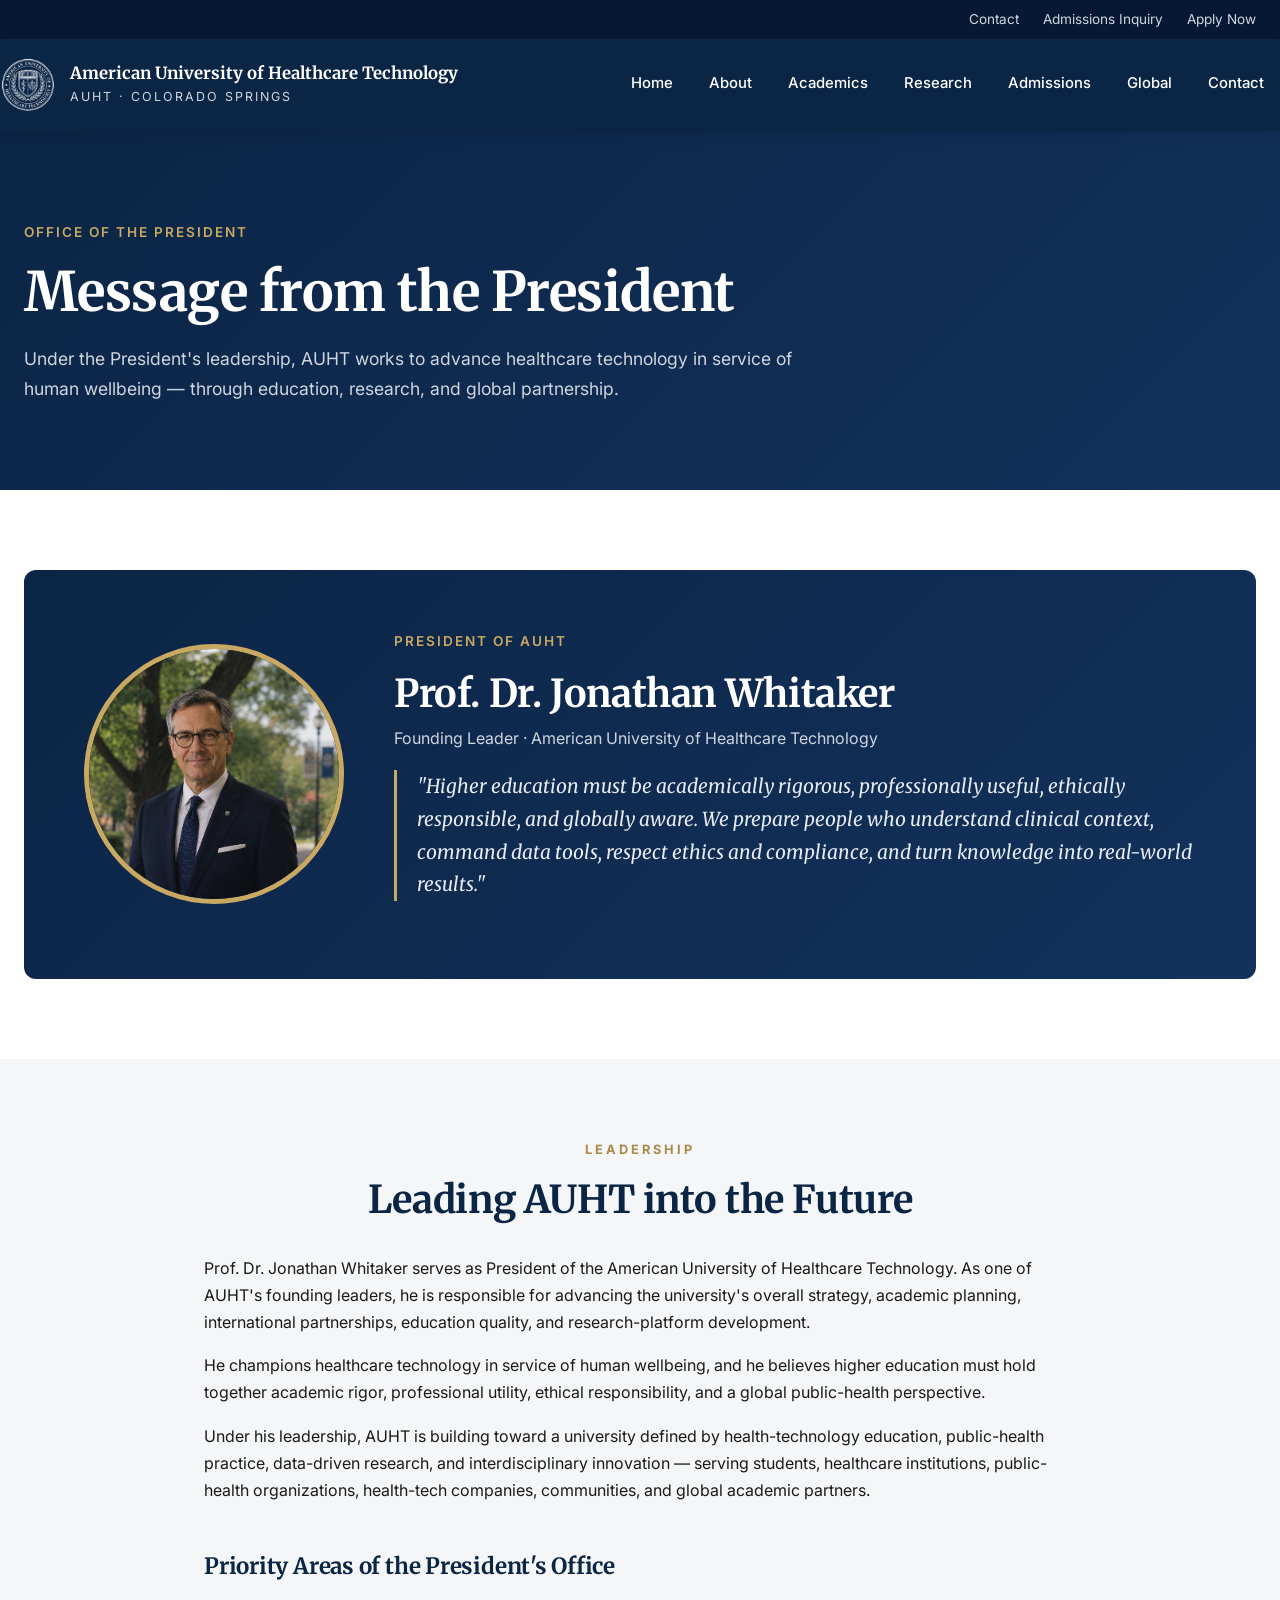
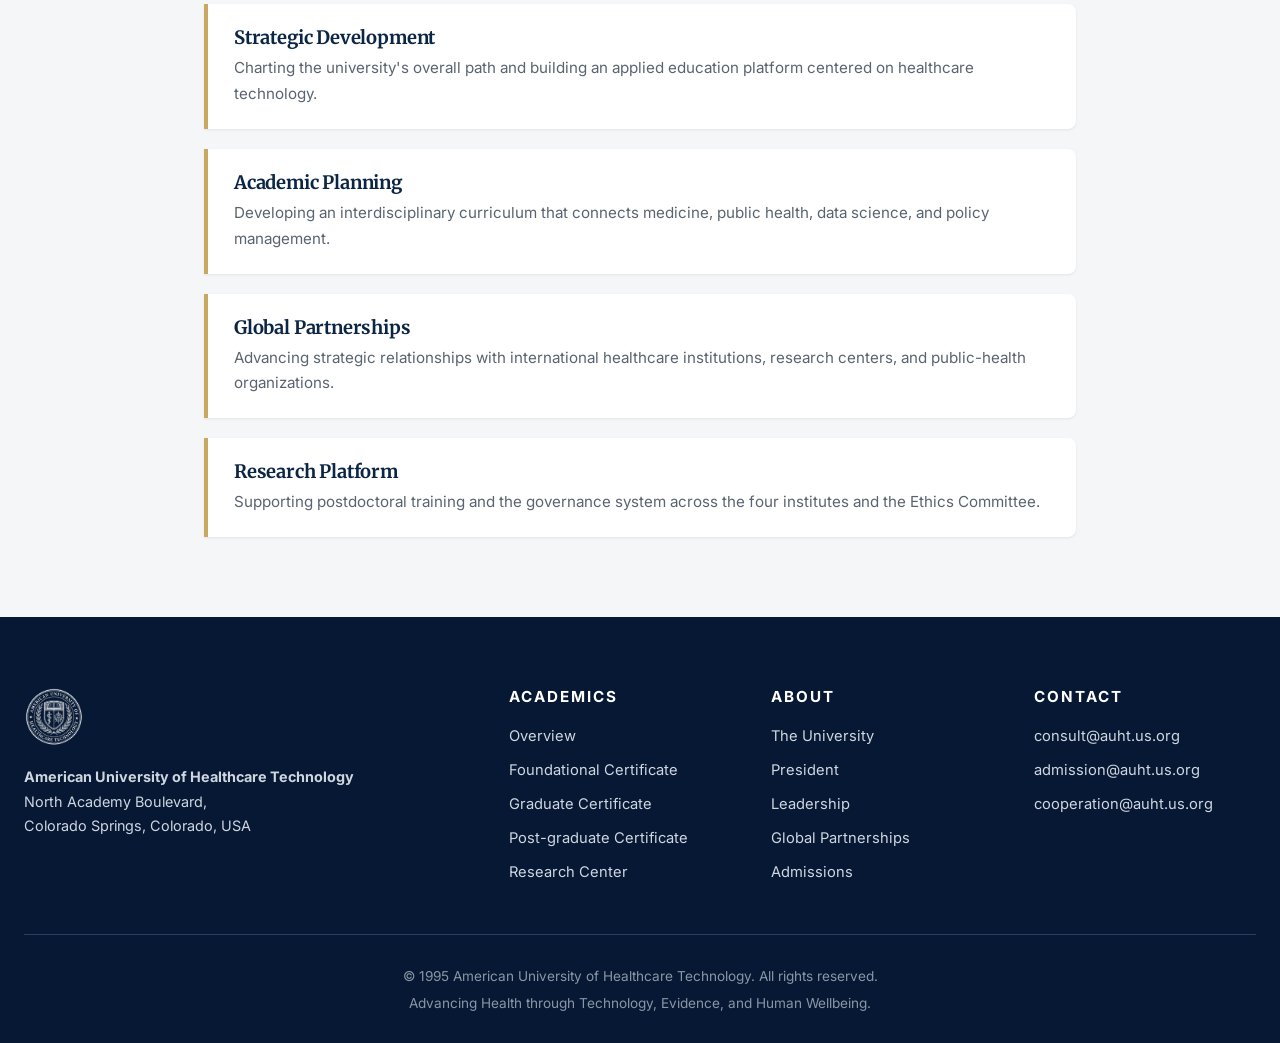
<file: president.html>
<!DOCTYPE html>
<html lang="en">
<head>
  <meta charset="UTF-8" />
  <meta name="viewport" content="width=device-width, initial-scale=1.0" />
  <title>Office of the President | AUHT</title>
  <link rel="icon" type="image/png" href="images/logo.png" />
  <link rel="apple-touch-icon" href="images/logo.png" />
  <link href="https://fonts.googleapis.com/css2?family=Inter:wght@400;500;600;700&family=Merriweather:wght@700;900&display=swap" rel="stylesheet">
  <link rel="stylesheet" href="css/styles.css" />
</head>
<body>

<div class="utility-bar">
  <div class="container">
    <a href="contact.html">Contact</a>
    <a href="mailto:admission@auht.us.org">Admissions Inquiry</a>
    <a href="admissions.html">Apply Now</a>
  </div>
</div>

<header class="site-header">
  <div class="container header-inner">
    <a class="brand" href="index.html">
      <img src="images/logo.png" alt="AUHT Logo" />
      <div class="brand-text">
        <div class="name-en">American University of Healthcare Technology</div>
        <div class="name-sub">AUHT · Colorado Springs</div>
      </div>
    </a>
    <button class="nav-toggle" aria-label="Toggle menu">☰</button>
    <nav class="main-nav">
      <a href="index.html">Home</a>
      <a href="about.html">About</a>
      <a href="academics.html">Academics</a>
      <a href="research.html">Research</a>
      <a href="admissions.html">Admissions</a>
      <a href="global.html">Global</a>
      <a href="contact.html">Contact</a>
    </nav>
  </div>
</header>

<section class="page-header">
  <div class="container">
    <div class="breadcrumb">OFFICE OF THE PRESIDENT</div>
    <h1>Message from the President</h1>
    <p class="lead">Under the President's leadership, AUHT works to advance healthcare technology in service of human wellbeing — through education, research, and global partnership.</p>
  </div>
</section>

<section>
  <div class="container">
    <div class="president-card">
      <img src="images/president.jpg" alt="Prof. Dr. Jonathan Whitaker" />
      <div>
        <div class="title">President of AUHT</div>
        <h2 style="color:#fff; margin-bottom:8px;">Prof. Dr. Jonathan Whitaker</h2>
        <p style="color:#cfd6e0;">Founding Leader · American University of Healthcare Technology</p>
        <blockquote>"Higher education must be academically rigorous, professionally useful, ethically responsible, and globally aware. We prepare people who understand clinical context, command data tools, respect ethics and compliance, and turn knowledge into real-world results."</blockquote>
      </div>
    </div>
  </div>
</section>

<section class="section-alt">
  <div class="container" style="max-width:920px;">
    <span class="section-eyebrow">Leadership</span>
    <h2 class="section-title">Leading AUHT into the Future</h2>

    <p style="margin-top:32px;">Prof. Dr. Jonathan Whitaker serves as President of the American University of Healthcare Technology. As one of AUHT's founding leaders, he is responsible for advancing the university's overall strategy, academic planning, international partnerships, education quality, and research-platform development.</p>

    <p>He champions healthcare technology in service of human wellbeing, and he believes higher education must hold together academic rigor, professional utility, ethical responsibility, and a global public-health perspective.</p>

    <p>Under his leadership, AUHT is building toward a university defined by health-technology education, public-health practice, data-driven research, and interdisciplinary innovation — serving students, healthcare institutions, public-health organizations, health-tech companies, communities, and global academic partners.</p>

    <h3 style="margin-top:48px; margin-bottom:24px;">Priority Areas of the President's Office</h3>
    <div class="value-list">
      <div class="value-item"><div><h4>Strategic Development</h4><p>Charting the university's overall path and building an applied education platform centered on healthcare technology.</p></div></div>
      <div class="value-item"><div><h4>Academic Planning</h4><p>Developing an interdisciplinary curriculum that connects medicine, public health, data science, and policy management.</p></div></div>
      <div class="value-item"><div><h4>Global Partnerships</h4><p>Advancing strategic relationships with international healthcare institutions, research centers, and public-health organizations.</p></div></div>
      <div class="value-item"><div><h4>Research Platform</h4><p>Supporting postdoctoral training and the governance system across the four institutes and the Ethics Committee.</p></div></div>
    </div>
  </div>
</section>

<footer class="site-footer">
  <div class="container">
    <div class="footer-grid">
      <div class="footer-brand">
        <img src="images/logo.png" alt="AUHT" />
        <p><strong>American University of Healthcare Technology</strong><br/>North Academy Boulevard,<br/>Colorado Springs, Colorado, USA</p>
      </div>
      <div><h4>Academics</h4><ul>
        <li><a href="academics.html">Overview</a></li>
        <li><a href="programs-foundational.html">Foundational Certificate</a></li>
        <li><a href="programs-graduate.html">Graduate Certificate</a></li>
        <li><a href="programs-postgraduate.html">Post-graduate Certificate</a></li>
        <li><a href="research.html">Research Center</a></li>
      </ul></div>
      <div><h4>About</h4><ul>
        <li><a href="about.html">The University</a></li>
        <li><a href="president.html">President</a></li>
        <li><a href="leadership.html">Leadership</a></li>
        <li><a href="global.html">Global Partnerships</a></li>
        <li><a href="admissions.html">Admissions</a></li>
      </ul></div>
      <div><h4>Contact</h4><ul>
        <li><a href="mailto:consult@auht.us.org">consult@auht.us.org</a></li>
        <li><a href="mailto:admission@auht.us.org">admission@auht.us.org</a></li>
        <li><a href="mailto:cooperation@auht.us.org">cooperation@auht.us.org</a></li>
      </ul></div>
    </div>
    <div class="footer-bottom">
      <p>© 1995 American University of Healthcare Technology. All rights reserved.</p>
      <p>Advancing Health through Technology, Evidence, and Human Wellbeing.</p>
    </div>
  </div>
</footer>
<script src="js/main.js"></script>
</body>
</html>
</file>
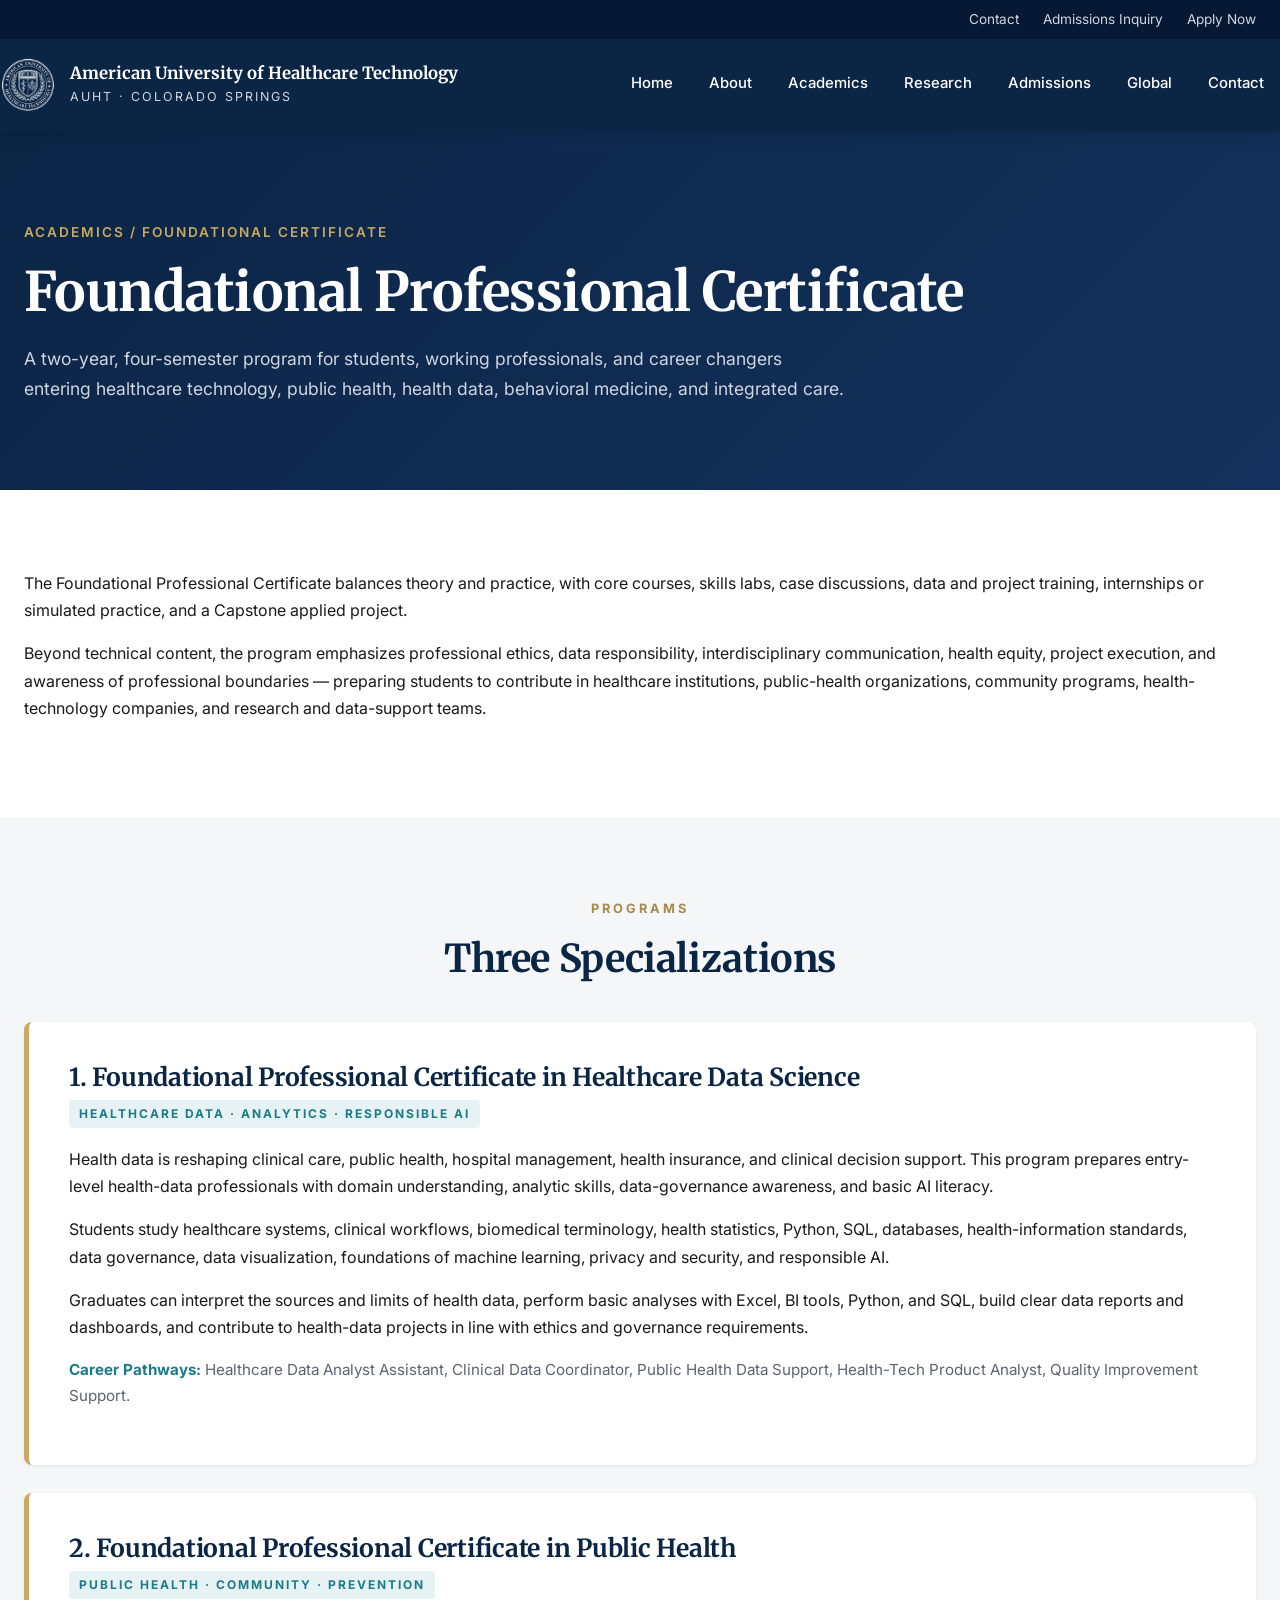
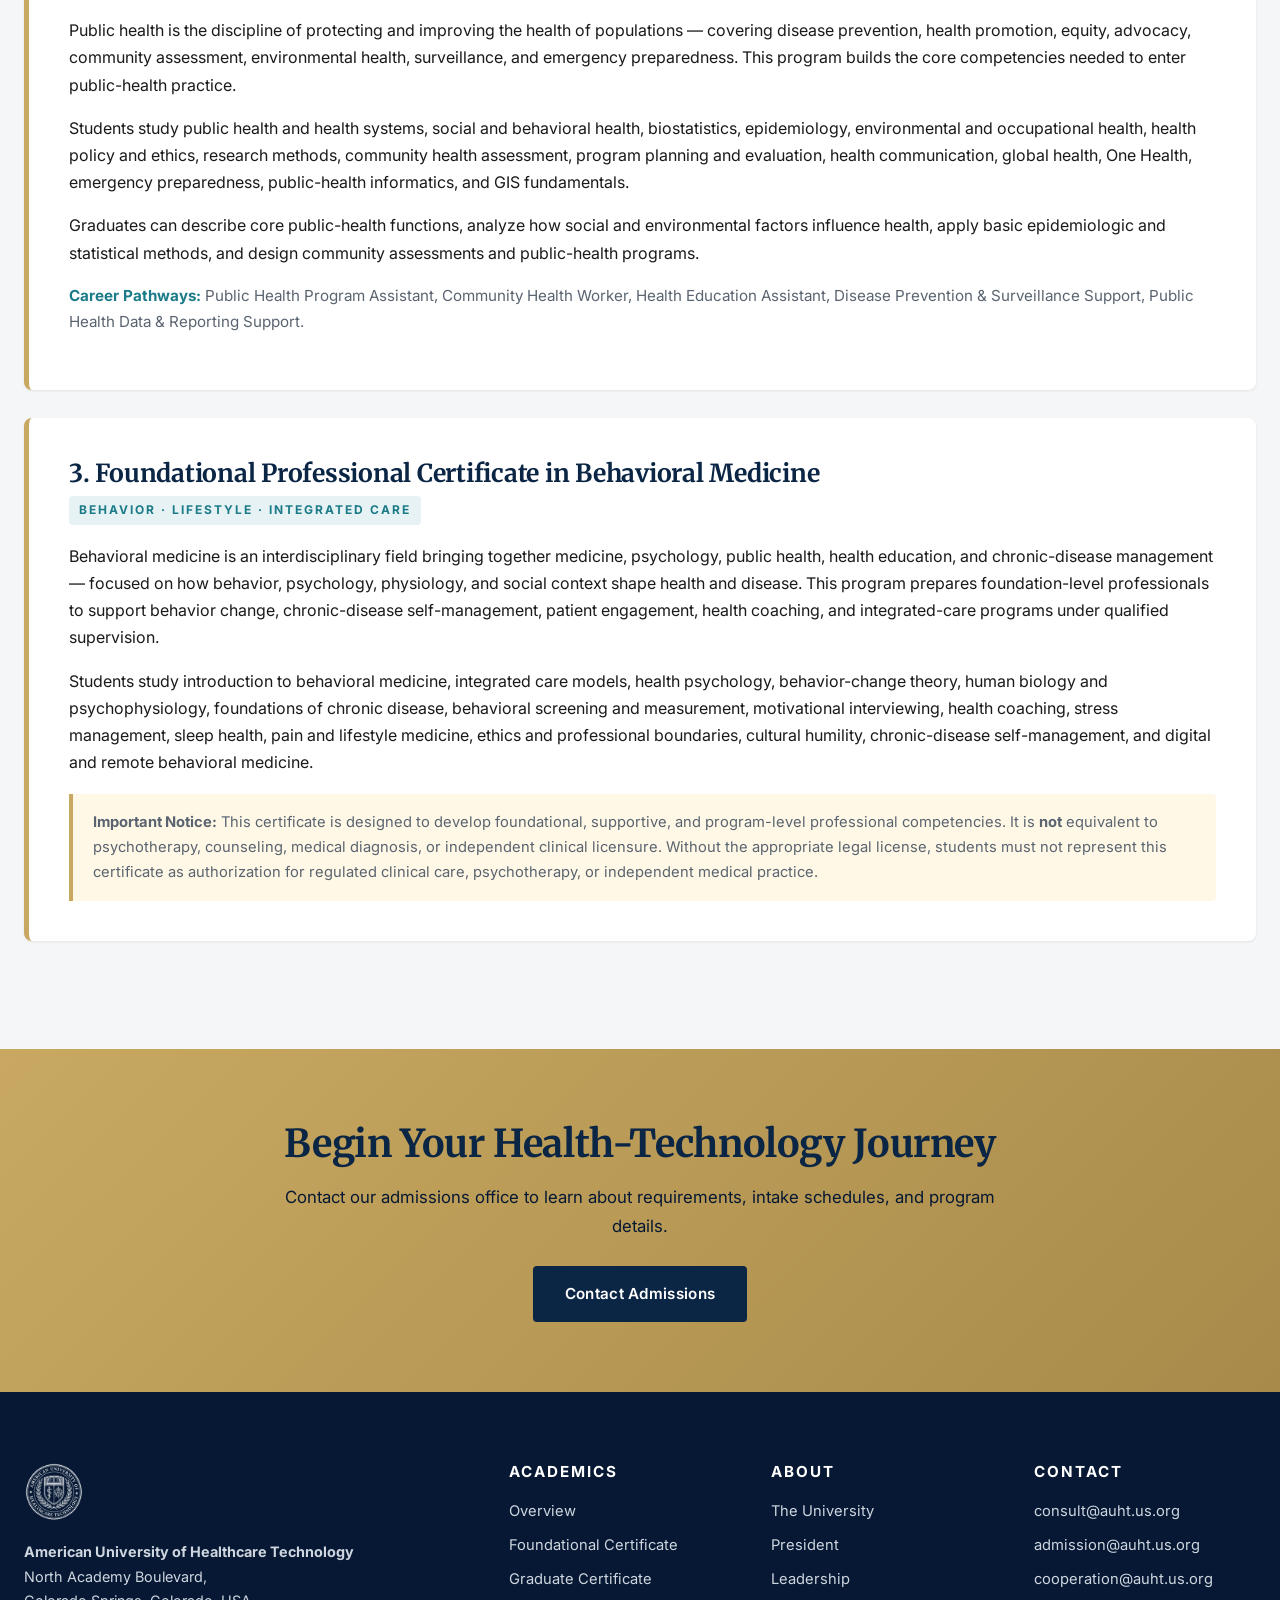
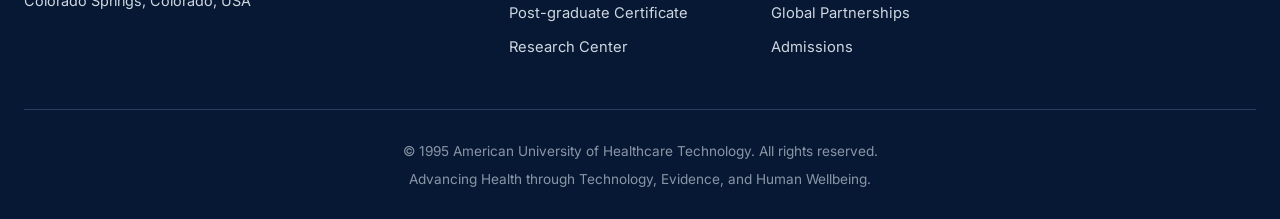
<file: programs-foundational.html>
<!DOCTYPE html>
<html lang="en">
<head>
  <meta charset="UTF-8" />
  <meta name="viewport" content="width=device-width, initial-scale=1.0" />
  <title>Foundational Professional Certificate | AUHT</title>
  <link rel="icon" type="image/png" href="images/logo.png" />
  <link rel="apple-touch-icon" href="images/logo.png" />
  <link href="https://fonts.googleapis.com/css2?family=Inter:wght@400;500;600;700&family=Merriweather:wght@700;900&display=swap" rel="stylesheet">
  <link rel="stylesheet" href="css/styles.css" />
</head>
<body>

<div class="utility-bar">
  <div class="container">
    <a href="contact.html">Contact</a>
    <a href="mailto:admission@auht.us.org">Admissions Inquiry</a>
    <a href="admissions.html">Apply Now</a>
  </div>
</div>

<header class="site-header">
  <div class="container header-inner">
    <a class="brand" href="index.html">
      <img src="images/logo.png" alt="AUHT Logo" />
      <div class="brand-text">
        <div class="name-en">American University of Healthcare Technology</div>
        <div class="name-sub">AUHT · Colorado Springs</div>
      </div>
    </a>
    <button class="nav-toggle" aria-label="Toggle menu">☰</button>
    <nav class="main-nav">
      <a href="index.html">Home</a>
      <a href="about.html">About</a>
      <a href="academics.html">Academics</a>
      <a href="research.html">Research</a>
      <a href="admissions.html">Admissions</a>
      <a href="global.html">Global</a>
      <a href="contact.html">Contact</a>
    </nav>
  </div>
</header>

<section class="page-header">
  <div class="container">
    <div class="breadcrumb">ACADEMICS / FOUNDATIONAL CERTIFICATE</div>
    <h1>Foundational Professional Certificate</h1>
    <p class="lead">A two-year, four-semester program for students, working professionals, and career changers entering healthcare technology, public health, health data, behavioral medicine, and integrated care.</p>
  </div>
</section>

<section>
  <div class="container">
    <p>The Foundational Professional Certificate balances theory and practice, with core courses, skills labs, case discussions, data and project training, internships or simulated practice, and a Capstone applied project.</p>
    <p>Beyond technical content, the program emphasizes professional ethics, data responsibility, interdisciplinary communication, health equity, project execution, and awareness of professional boundaries — preparing students to contribute in healthcare institutions, public-health organizations, community programs, health-technology companies, and research and data-support teams.</p>
  </div>
</section>

<section class="section-alt">
  <div class="container">
    <span class="section-eyebrow">Programs</span>
    <h2 class="section-title">Three Specializations</h2>

    <div class="program-block" id="data-science" style="margin-top:40px;">
      <h3>1. Foundational Professional Certificate in Healthcare Data Science</h3>
      <span class="program-tag">Healthcare Data · Analytics · Responsible AI</span>
      <p>Health data is reshaping clinical care, public health, hospital management, health insurance, and clinical decision support. This program prepares entry-level health-data professionals with domain understanding, analytic skills, data-governance awareness, and basic AI literacy.</p>
      <p>Students study healthcare systems, clinical workflows, biomedical terminology, health statistics, Python, SQL, databases, health-information standards, data governance, data visualization, foundations of machine learning, privacy and security, and responsible AI.</p>
      <p>Graduates can interpret the sources and limits of health data, perform basic analyses with Excel, BI tools, Python, and SQL, build clear data reports and dashboards, and contribute to health-data projects in line with ethics and governance requirements.</p>
      <p class="career"><strong>Career Pathways:</strong> Healthcare Data Analyst Assistant, Clinical Data Coordinator, Public Health Data Support, Health-Tech Product Analyst, Quality Improvement Support.</p>
    </div>

    <div class="program-block" id="public-health">
      <h3>2. Foundational Professional Certificate in Public Health</h3>
      <span class="program-tag">Public Health · Community · Prevention</span>
      <p>Public health is the discipline of protecting and improving the health of populations — covering disease prevention, health promotion, equity, advocacy, community assessment, environmental health, surveillance, and emergency preparedness. This program builds the core competencies needed to enter public-health practice.</p>
      <p>Students study public health and health systems, social and behavioral health, biostatistics, epidemiology, environmental and occupational health, health policy and ethics, research methods, community health assessment, program planning and evaluation, health communication, global health, One Health, emergency preparedness, public-health informatics, and GIS fundamentals.</p>
      <p>Graduates can describe core public-health functions, analyze how social and environmental factors influence health, apply basic epidemiologic and statistical methods, and design community assessments and public-health programs.</p>
      <p class="career"><strong>Career Pathways:</strong> Public Health Program Assistant, Community Health Worker, Health Education Assistant, Disease Prevention & Surveillance Support, Public Health Data & Reporting Support.</p>
    </div>

    <div class="program-block" id="behavioral">
      <h3>3. Foundational Professional Certificate in Behavioral Medicine</h3>
      <span class="program-tag">Behavior · Lifestyle · Integrated Care</span>
      <p>Behavioral medicine is an interdisciplinary field bringing together medicine, psychology, public health, health education, and chronic-disease management — focused on how behavior, psychology, physiology, and social context shape health and disease. This program prepares foundation-level professionals to support behavior change, chronic-disease self-management, patient engagement, health coaching, and integrated-care programs under qualified supervision.</p>
      <p>Students study introduction to behavioral medicine, integrated care models, health psychology, behavior-change theory, human biology and psychophysiology, foundations of chronic disease, behavioral screening and measurement, motivational interviewing, health coaching, stress management, sleep health, pain and lifestyle medicine, ethics and professional boundaries, cultural humility, chronic-disease self-management, and digital and remote behavioral medicine.</p>
      <div class="notice">
        <strong>Important Notice:</strong> This certificate is designed to develop foundational, supportive, and program-level professional competencies. It is <strong>not</strong> equivalent to psychotherapy, counseling, medical diagnosis, or independent clinical licensure. Without the appropriate legal license, students must not represent this certificate as authorization for regulated clinical care, psychotherapy, or independent medical practice.
      </div>
    </div>
  </div>
</section>

<section class="cta-banner">
  <h2>Begin Your Health-Technology Journey</h2>
  <p>Contact our admissions office to learn about requirements, intake schedules, and program details.</p>
  <a href="mailto:auht.us.org" class="btn btn-dark">Contact Admissions</a>
</section>

<footer class="site-footer">
  <div class="container">
    <div class="footer-grid">
      <div class="footer-brand">
        <img src="images/logo.png" alt="AUHT" />
        <p><strong>American University of Healthcare Technology</strong><br/>North Academy Boulevard,<br/>Colorado Springs, Colorado, USA</p>
      </div>
      <div><h4>Academics</h4><ul>
        <li><a href="academics.html">Overview</a></li>
        <li><a href="programs-foundational.html">Foundational Certificate</a></li>
        <li><a href="programs-graduate.html">Graduate Certificate</a></li>
        <li><a href="programs-postgraduate.html">Post-graduate Certificate</a></li>
        <li><a href="research.html">Research Center</a></li>
      </ul></div>
      <div><h4>About</h4><ul>
        <li><a href="about.html">The University</a></li>
        <li><a href="president.html">President</a></li>
        <li><a href="leadership.html">Leadership</a></li>
        <li><a href="global.html">Global Partnerships</a></li>
        <li><a href="admissions.html">Admissions</a></li>
      </ul></div>
      <div><h4>Contact</h4><ul>
        <li><a href="mailto:consult@auht.us.org">consult@auht.us.org</a></li>
        <li><a href="mailto:admission@auht.us.org">admission@auht.us.org</a></li>
        <li><a href="mailto:cooperation@auht.us.org">cooperation@auht.us.org</a></li>
      </ul></div>
    </div>
    <div class="footer-bottom">
      <p>© 1995 American University of Healthcare Technology. All rights reserved.</p>
      <p>Advancing Health through Technology, Evidence, and Human Wellbeing.</p>
    </div>
  </div>
</footer>
<script src="js/main.js"></script>
</body>
</html>
</file>
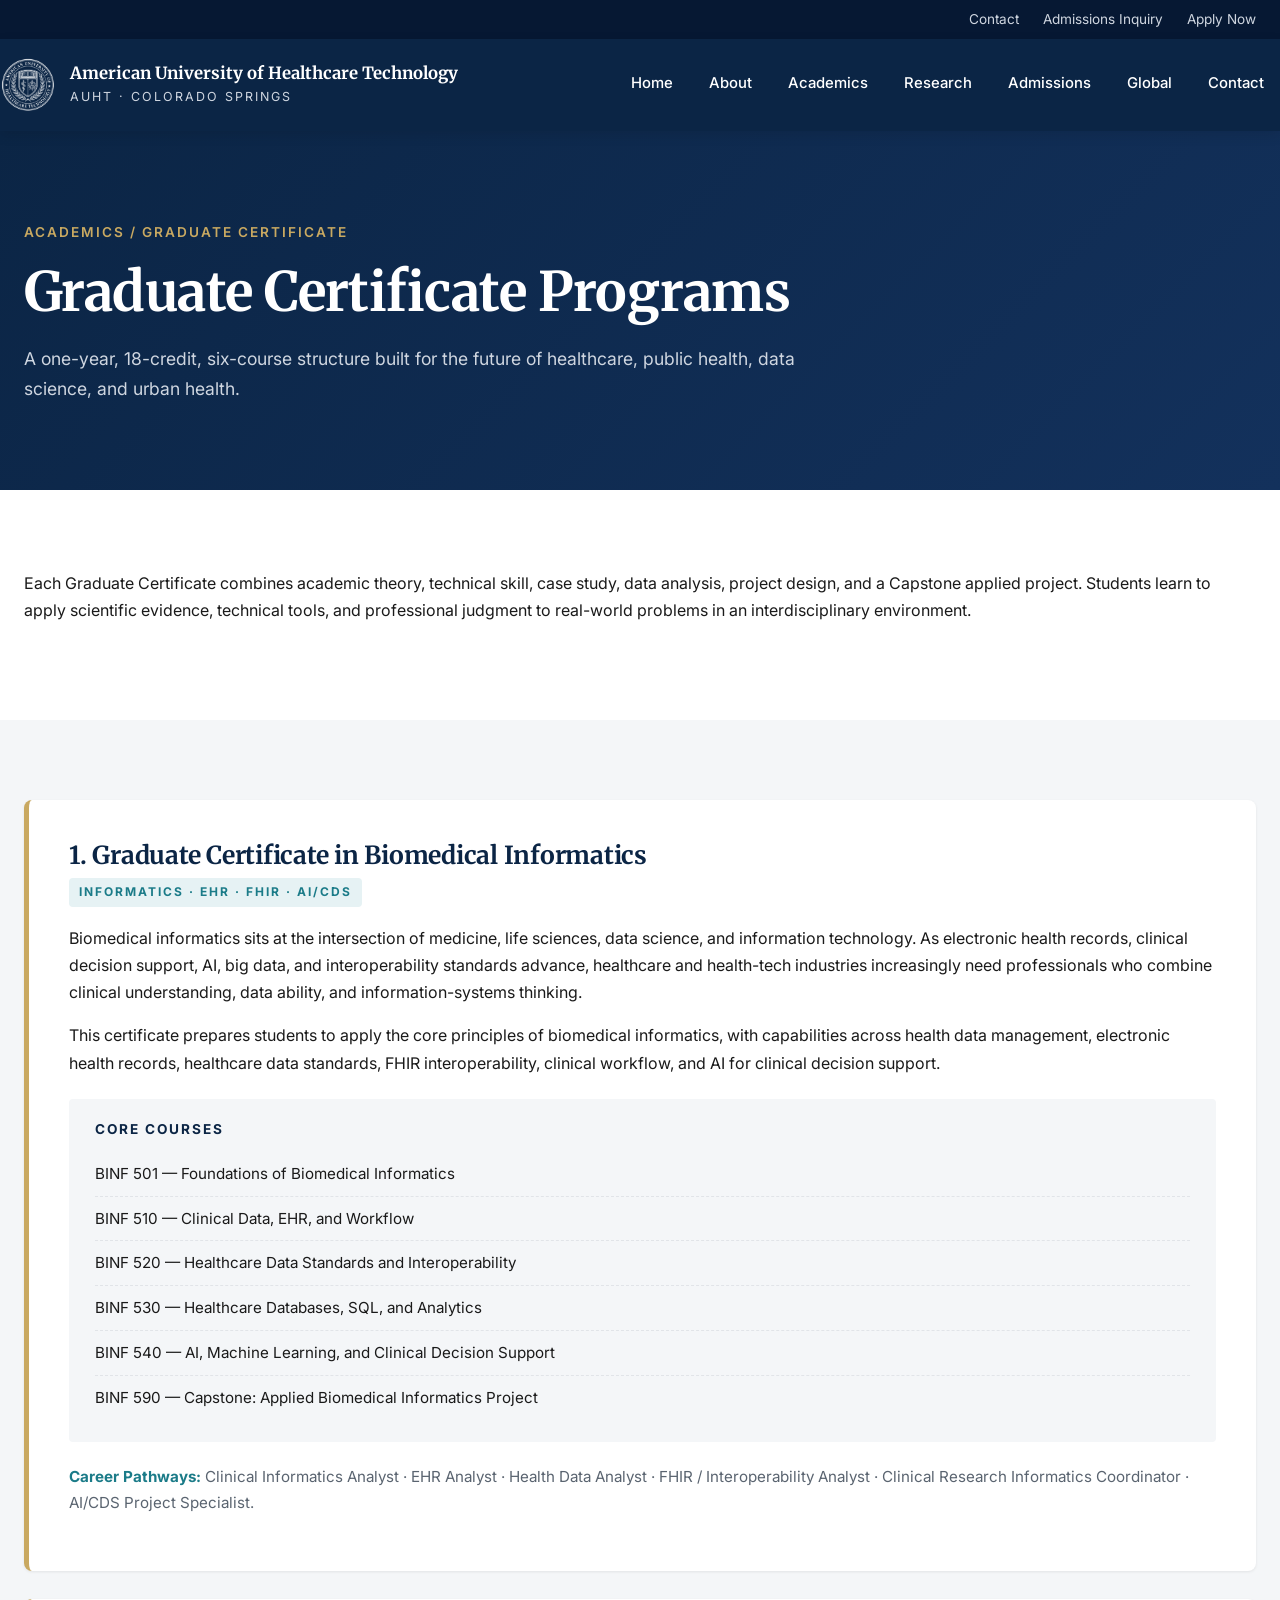
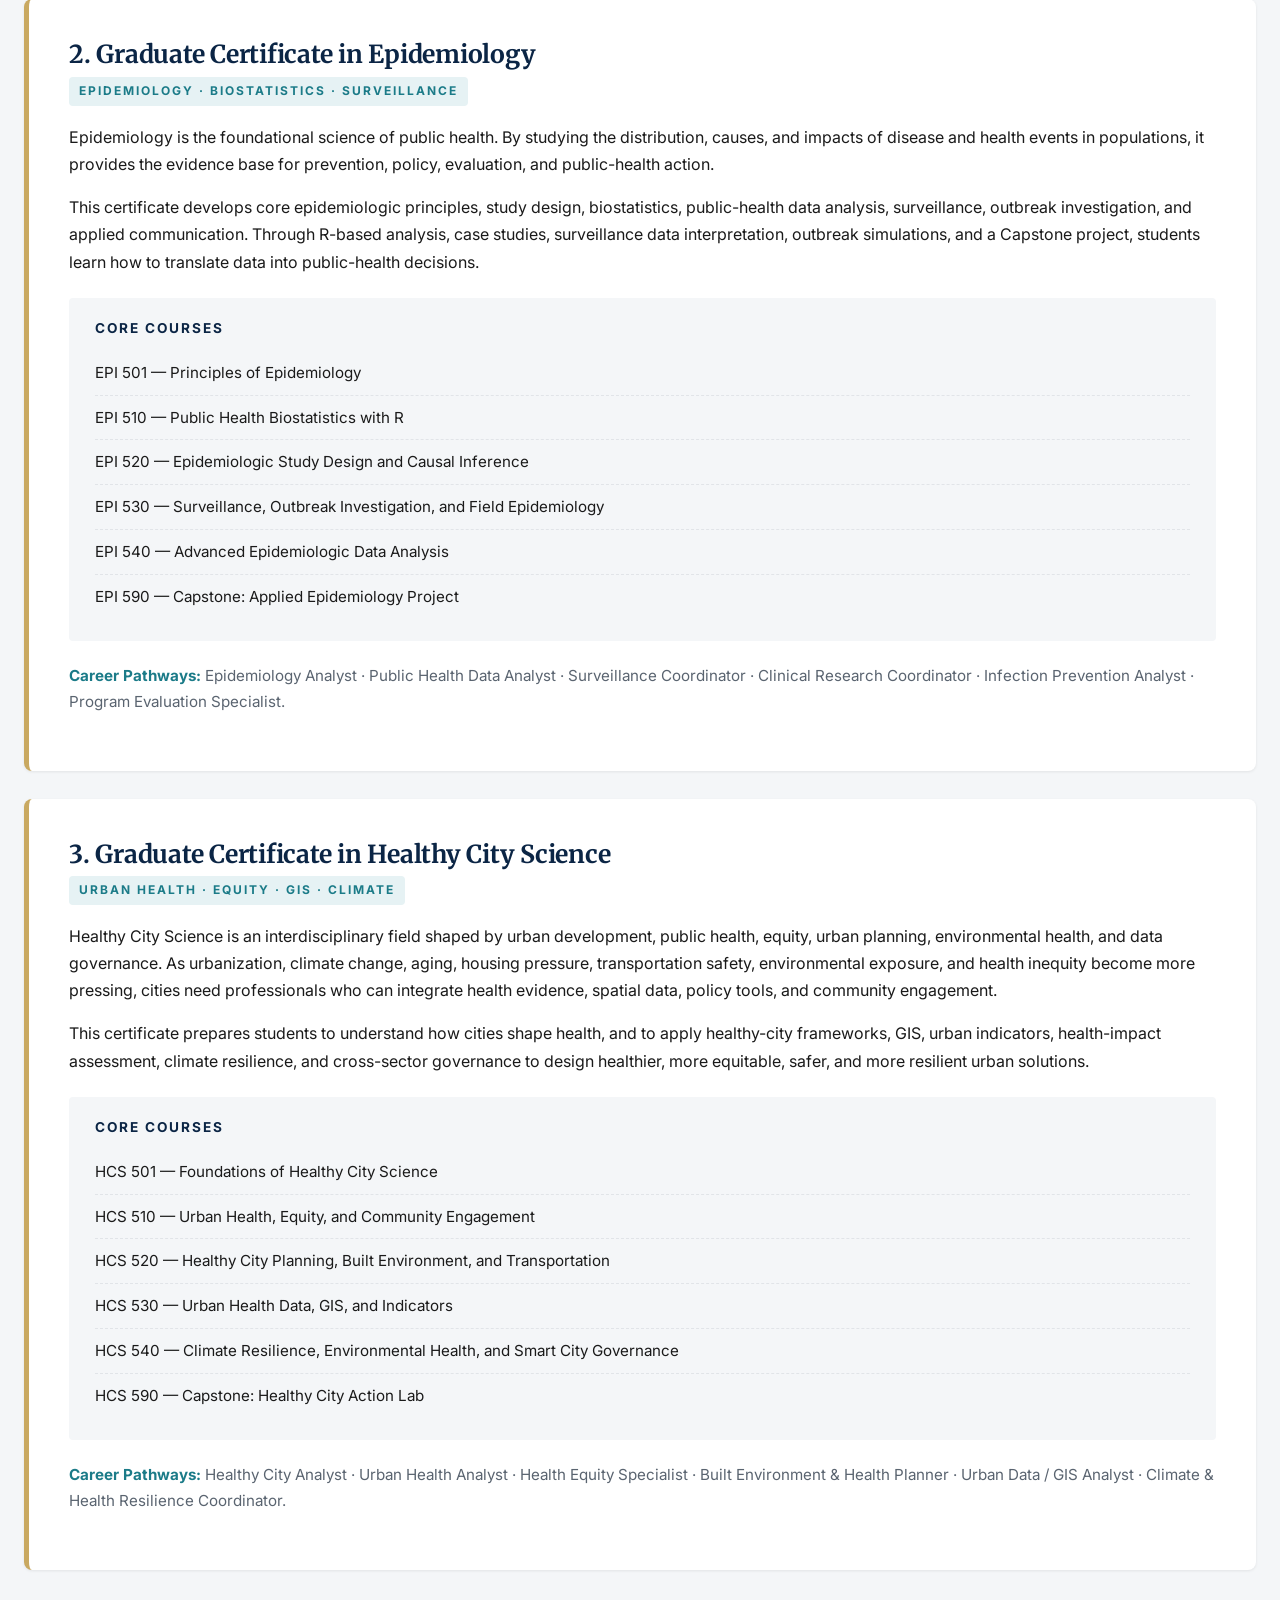
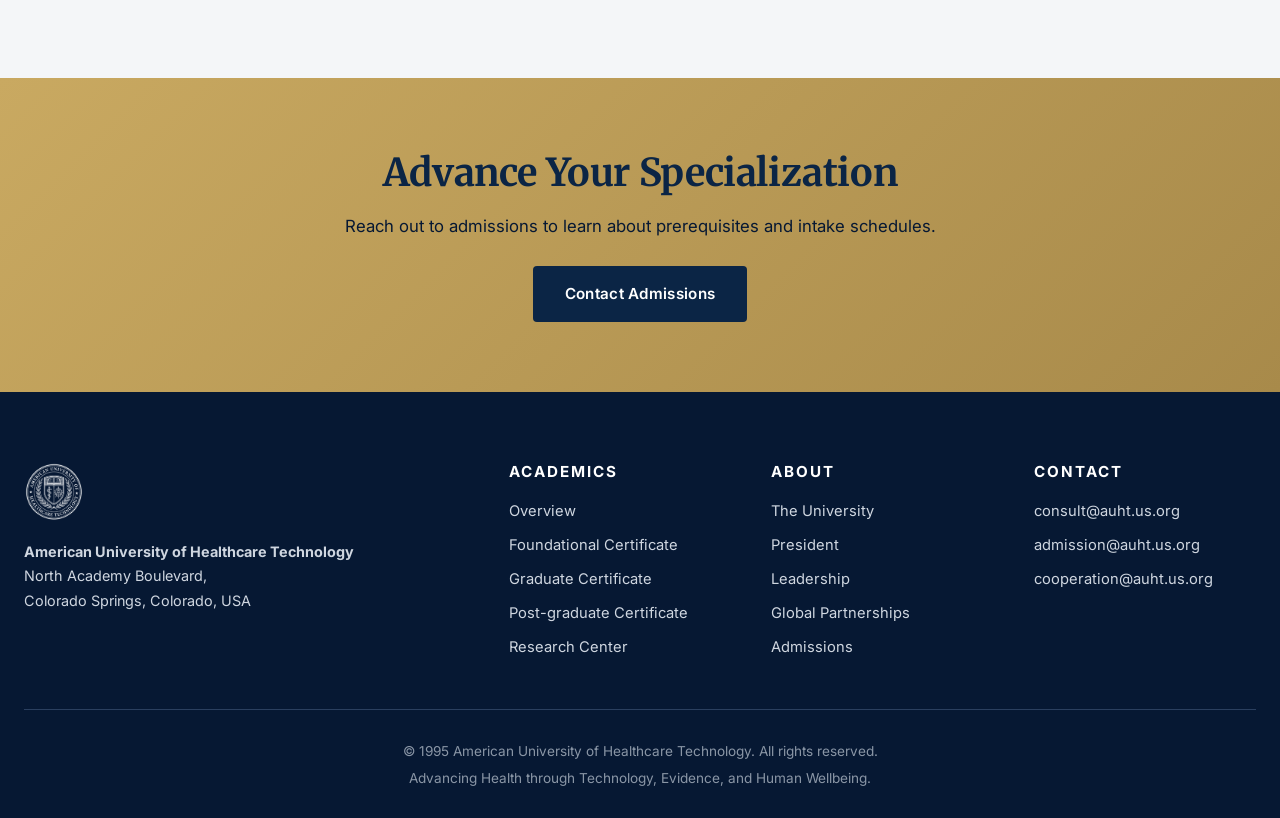
<file: programs-graduate.html>
<!DOCTYPE html>
<html lang="en">
<head>
  <meta charset="UTF-8" />
  <meta name="viewport" content="width=device-width, initial-scale=1.0" />
  <title>Graduate Certificate Programs | AUHT</title>
  <link rel="icon" type="image/png" href="images/logo.png" />
  <link rel="apple-touch-icon" href="images/logo.png" />
  <link href="https://fonts.googleapis.com/css2?family=Inter:wght@400;500;600;700&family=Merriweather:wght@700;900&display=swap" rel="stylesheet">
  <link rel="stylesheet" href="css/styles.css" />
</head>
<body>

<div class="utility-bar">
  <div class="container">
    <a href="contact.html">Contact</a>
    <a href="mailto:admission@auht.us.org">Admissions Inquiry</a>
    <a href="admissions.html">Apply Now</a>
  </div>
</div>

<header class="site-header">
  <div class="container header-inner">
    <a class="brand" href="index.html">
      <img src="images/logo.png" alt="AUHT Logo" />
      <div class="brand-text">
        <div class="name-en">American University of Healthcare Technology</div>
        <div class="name-sub">AUHT · Colorado Springs</div>
      </div>
    </a>
    <button class="nav-toggle" aria-label="Toggle menu">☰</button>
    <nav class="main-nav">
      <a href="index.html">Home</a>
      <a href="about.html">About</a>
      <a href="academics.html">Academics</a>
      <a href="research.html">Research</a>
      <a href="admissions.html">Admissions</a>
      <a href="global.html">Global</a>
      <a href="contact.html">Contact</a>
    </nav>
  </div>
</header>

<section class="page-header">
  <div class="container">
    <div class="breadcrumb">ACADEMICS / GRADUATE CERTIFICATE</div>
    <h1>Graduate Certificate Programs</h1>
    <p class="lead">A one-year, 18-credit, six-course structure built for the future of healthcare, public health, data science, and urban health.</p>
  </div>
</section>

<section>
  <div class="container">
    <p>Each Graduate Certificate combines academic theory, technical skill, case study, data analysis, project design, and a Capstone applied project. Students learn to apply scientific evidence, technical tools, and professional judgment to real-world problems in an interdisciplinary environment.</p>
  </div>
</section>

<section class="section-alt">
  <div class="container">

    <div class="program-block" id="binf" style="margin-top:0;">
      <h3>1. Graduate Certificate in Biomedical Informatics</h3>
      <span class="program-tag">Informatics · EHR · FHIR · AI/CDS</span>
      <p>Biomedical informatics sits at the intersection of medicine, life sciences, data science, and information technology. As electronic health records, clinical decision support, AI, big data, and interoperability standards advance, healthcare and health-tech industries increasingly need professionals who combine clinical understanding, data ability, and information-systems thinking.</p>
      <p>This certificate prepares students to apply the core principles of biomedical informatics, with capabilities across health data management, electronic health records, healthcare data standards, FHIR interoperability, clinical workflow, and AI for clinical decision support.</p>
      <div class="courses">
        <h4>Core Courses</h4>
        <ul>
          <li>BINF 501 — Foundations of Biomedical Informatics</li>
          <li>BINF 510 — Clinical Data, EHR, and Workflow</li>
          <li>BINF 520 — Healthcare Data Standards and Interoperability</li>
          <li>BINF 530 — Healthcare Databases, SQL, and Analytics</li>
          <li>BINF 540 — AI, Machine Learning, and Clinical Decision Support</li>
          <li>BINF 590 — Capstone: Applied Biomedical Informatics Project</li>
        </ul>
      </div>
      <p class="career"><strong>Career Pathways:</strong> Clinical Informatics Analyst · EHR Analyst · Health Data Analyst · FHIR / Interoperability Analyst · Clinical Research Informatics Coordinator · AI/CDS Project Specialist.</p>
    </div>

    <div class="program-block" id="epi">
      <h3>2. Graduate Certificate in Epidemiology</h3>
      <span class="program-tag">Epidemiology · Biostatistics · Surveillance</span>
      <p>Epidemiology is the foundational science of public health. By studying the distribution, causes, and impacts of disease and health events in populations, it provides the evidence base for prevention, policy, evaluation, and public-health action.</p>
      <p>This certificate develops core epidemiologic principles, study design, biostatistics, public-health data analysis, surveillance, outbreak investigation, and applied communication. Through R-based analysis, case studies, surveillance data interpretation, outbreak simulations, and a Capstone project, students learn how to translate data into public-health decisions.</p>
      <div class="courses">
        <h4>Core Courses</h4>
        <ul>
          <li>EPI 501 — Principles of Epidemiology</li>
          <li>EPI 510 — Public Health Biostatistics with R</li>
          <li>EPI 520 — Epidemiologic Study Design and Causal Inference</li>
          <li>EPI 530 — Surveillance, Outbreak Investigation, and Field Epidemiology</li>
          <li>EPI 540 — Advanced Epidemiologic Data Analysis</li>
          <li>EPI 590 — Capstone: Applied Epidemiology Project</li>
        </ul>
      </div>
      <p class="career"><strong>Career Pathways:</strong> Epidemiology Analyst · Public Health Data Analyst · Surveillance Coordinator · Clinical Research Coordinator · Infection Prevention Analyst · Program Evaluation Specialist.</p>
    </div>

    <div class="program-block" id="hcs">
      <h3>3. Graduate Certificate in Healthy City Science</h3>
      <span class="program-tag">Urban Health · Equity · GIS · Climate</span>
      <p>Healthy City Science is an interdisciplinary field shaped by urban development, public health, equity, urban planning, environmental health, and data governance. As urbanization, climate change, aging, housing pressure, transportation safety, environmental exposure, and health inequity become more pressing, cities need professionals who can integrate health evidence, spatial data, policy tools, and community engagement.</p>
      <p>This certificate prepares students to understand how cities shape health, and to apply healthy-city frameworks, GIS, urban indicators, health-impact assessment, climate resilience, and cross-sector governance to design healthier, more equitable, safer, and more resilient urban solutions.</p>
      <div class="courses">
        <h4>Core Courses</h4>
        <ul>
          <li>HCS 501 — Foundations of Healthy City Science</li>
          <li>HCS 510 — Urban Health, Equity, and Community Engagement</li>
          <li>HCS 520 — Healthy City Planning, Built Environment, and Transportation</li>
          <li>HCS 530 — Urban Health Data, GIS, and Indicators</li>
          <li>HCS 540 — Climate Resilience, Environmental Health, and Smart City Governance</li>
          <li>HCS 590 — Capstone: Healthy City Action Lab</li>
        </ul>
      </div>
      <p class="career"><strong>Career Pathways:</strong> Healthy City Analyst · Urban Health Analyst · Health Equity Specialist · Built Environment & Health Planner · Urban Data / GIS Analyst · Climate & Health Resilience Coordinator.</p>
    </div>

  </div>
</section>

<section class="cta-banner">
  <h2>Advance Your Specialization</h2>
  <p>Reach out to admissions to learn about prerequisites and intake schedules.</p>
  <a href="mailto:admission@auht.us.org" class="btn btn-dark">Contact Admissions</a>
</section>

<footer class="site-footer">
  <div class="container">
    <div class="footer-grid">
      <div class="footer-brand">
        <img src="images/logo.png" alt="AUHT" />
        <p><strong>American University of Healthcare Technology</strong><br/>North Academy Boulevard,<br/>Colorado Springs, Colorado, USA</p>
      </div>
      <div><h4>Academics</h4><ul>
        <li><a href="academics.html">Overview</a></li>
        <li><a href="programs-foundational.html">Foundational Certificate</a></li>
        <li><a href="programs-graduate.html">Graduate Certificate</a></li>
        <li><a href="programs-postgraduate.html">Post-graduate Certificate</a></li>
        <li><a href="research.html">Research Center</a></li>
      </ul></div>
      <div><h4>About</h4><ul>
        <li><a href="about.html">The University</a></li>
        <li><a href="president.html">President</a></li>
        <li><a href="leadership.html">Leadership</a></li>
        <li><a href="global.html">Global Partnerships</a></li>
        <li><a href="admissions.html">Admissions</a></li>
      </ul></div>
      <div><h4>Contact</h4><ul>
        <li><a href="mailto:consult@auht.us.org">consult@auht.us.org</a></li>
        <li><a href="mailto:admission@auht.us.org">admission@auht.us.org</a></li>
        <li><a href="mailto:cooperation@auht.us.org">cooperation@auht.us.org</a></li>
      </ul></div>
    </div>
    <div class="footer-bottom">
      <p>© 1995 American University of Healthcare Technology. All rights reserved.</p>
      <p>Advancing Health through Technology, Evidence, and Human Wellbeing.</p>
    </div>
  </div>
</footer>
<script src="js/main.js"></script>
</body>
</html>
</file>
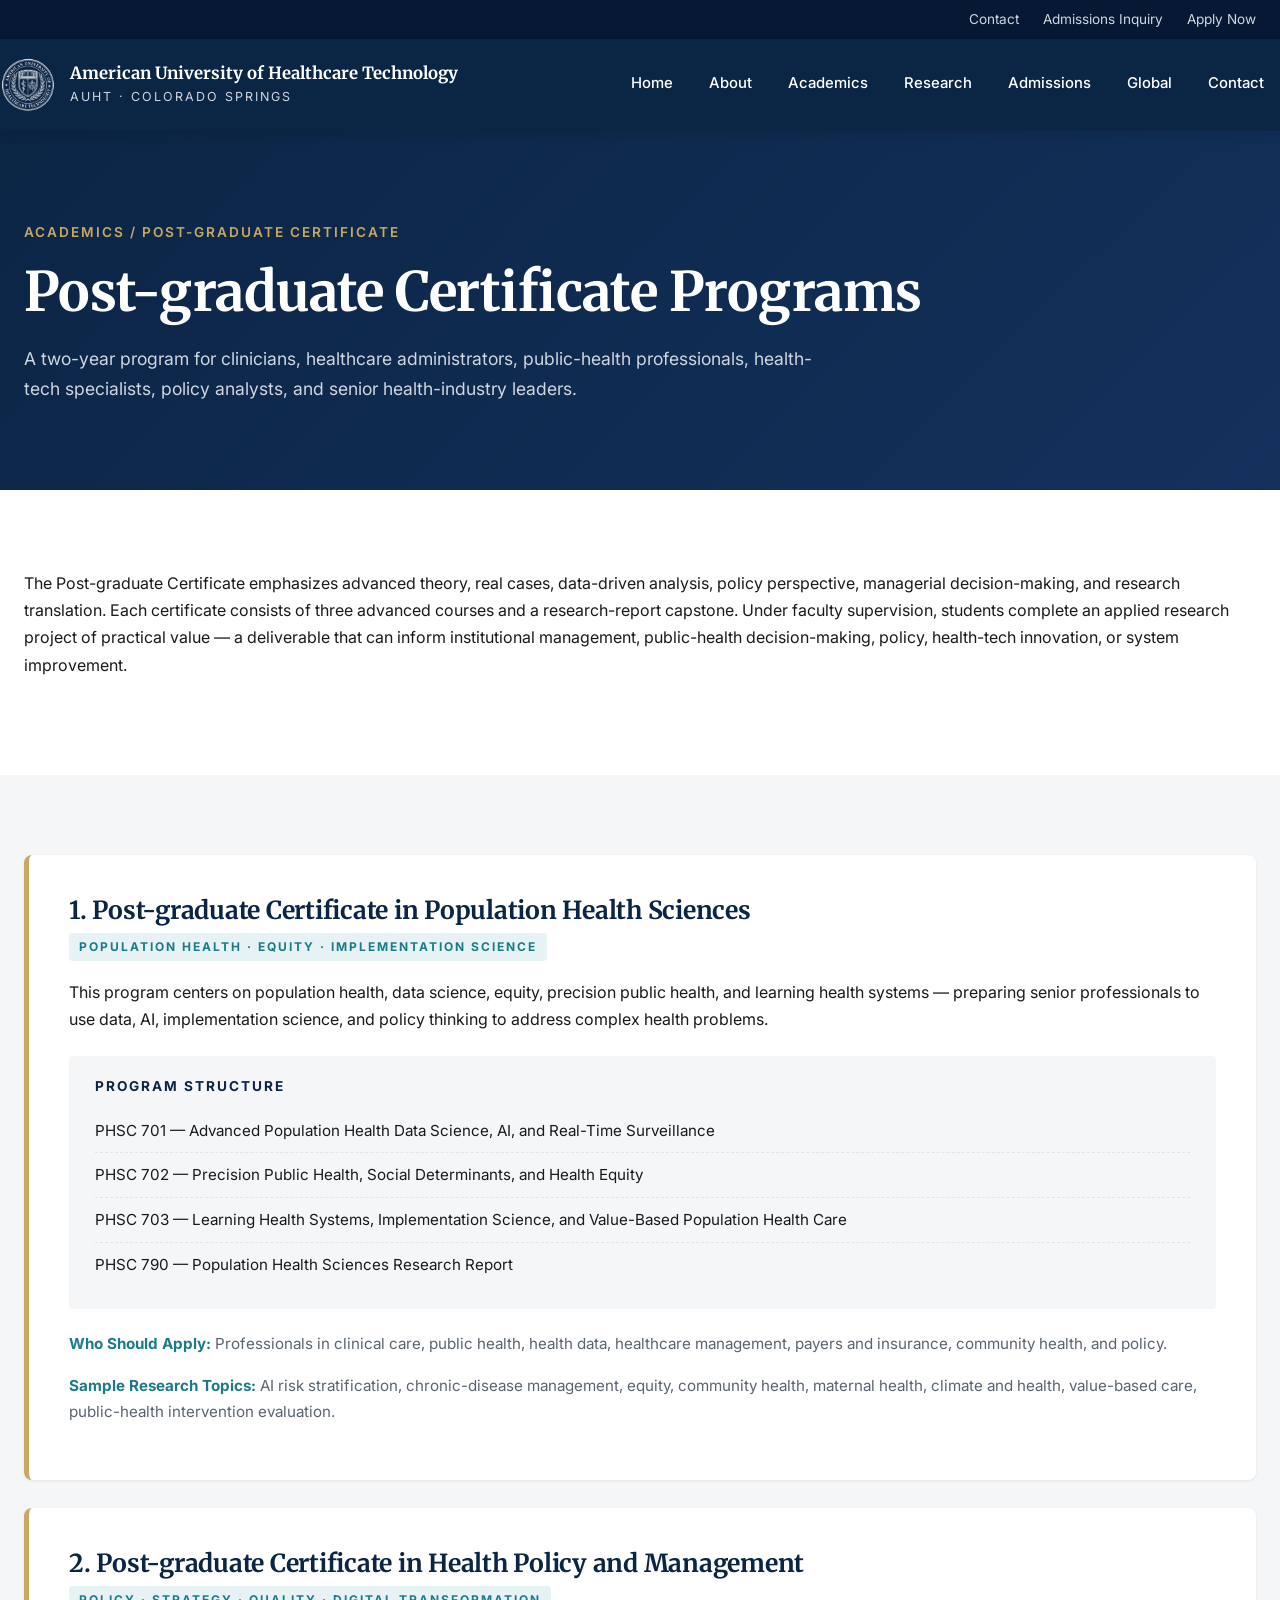
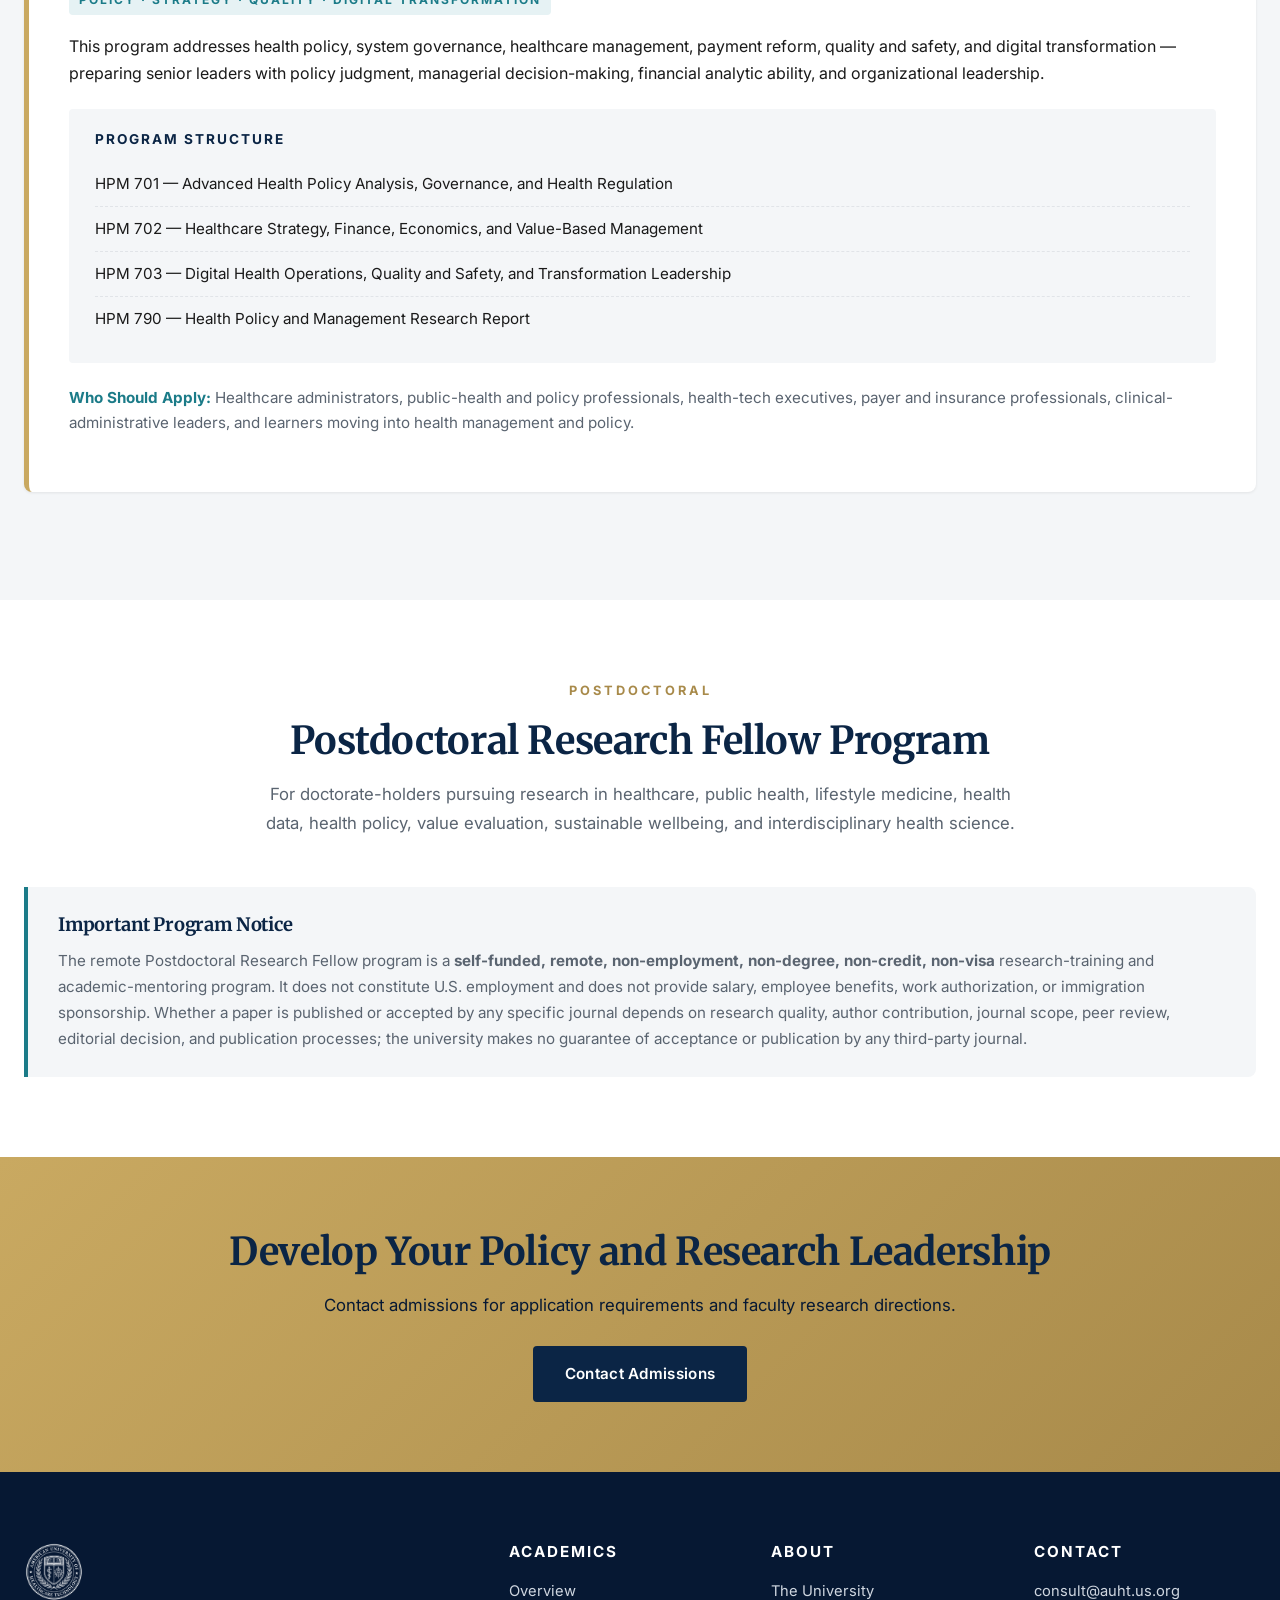
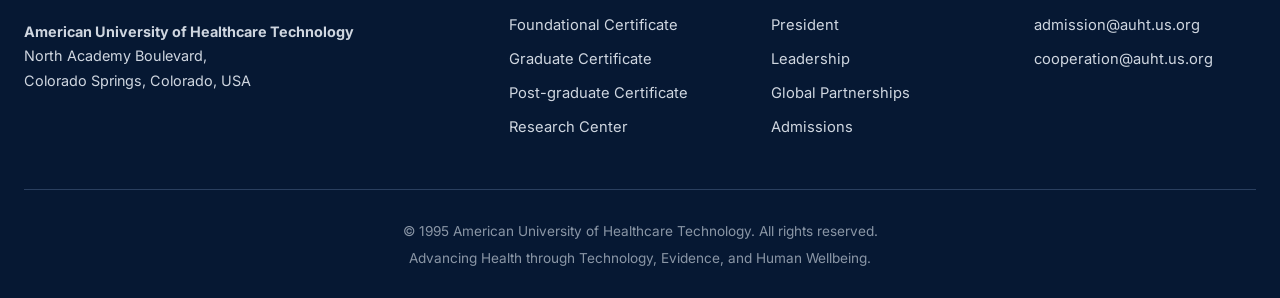
<file: programs-postgraduate.html>
<!DOCTYPE html>
<html lang="en">
<head>
  <meta charset="UTF-8" />
  <meta name="viewport" content="width=device-width, initial-scale=1.0" />
  <title>Post-graduate Certificate Programs | AUHT</title>
  <link rel="icon" type="image/png" href="images/logo.png" />
  <link rel="apple-touch-icon" href="images/logo.png" />
  <link href="https://fonts.googleapis.com/css2?family=Inter:wght@400;500;600;700&family=Merriweather:wght@700;900&display=swap" rel="stylesheet">
  <link rel="stylesheet" href="css/styles.css" />
</head>
<body>

<div class="utility-bar">
  <div class="container">
    <a href="contact.html">Contact</a>
    <a href="mailto:admission@auht.us.org">Admissions Inquiry</a>
    <a href="admissions.html">Apply Now</a>
  </div>
</div>

<header class="site-header">
  <div class="container header-inner">
    <a class="brand" href="index.html">
      <img src="images/logo.png" alt="AUHT Logo" />
      <div class="brand-text">
        <div class="name-en">American University of Healthcare Technology</div>
        <div class="name-sub">AUHT · Colorado Springs</div>
      </div>
    </a>
    <button class="nav-toggle" aria-label="Toggle menu">☰</button>
    <nav class="main-nav">
      <a href="index.html">Home</a>
      <a href="about.html">About</a>
      <a href="academics.html">Academics</a>
      <a href="research.html">Research</a>
      <a href="admissions.html">Admissions</a>
      <a href="global.html">Global</a>
      <a href="contact.html">Contact</a>
    </nav>
  </div>
</header>

<section class="page-header">
  <div class="container">
    <div class="breadcrumb">ACADEMICS / POST-GRADUATE CERTIFICATE</div>
    <h1>Post-graduate Certificate Programs</h1>
    <p class="lead">A two-year program for clinicians, healthcare administrators, public-health professionals, health-tech specialists, policy analysts, and senior health-industry leaders.</p>
  </div>
</section>

<section>
  <div class="container">
    <p>The Post-graduate Certificate emphasizes advanced theory, real cases, data-driven analysis, policy perspective, managerial decision-making, and research translation. Each certificate consists of three advanced courses and a research-report capstone. Under faculty supervision, students complete an applied research project of practical value — a deliverable that can inform institutional management, public-health decision-making, policy, health-tech innovation, or system improvement.</p>
  </div>
</section>

<section class="section-alt">
  <div class="container">

    <div class="program-block" id="phsc" style="margin-top:0;">
      <h3>1. Post-graduate Certificate in Population Health Sciences</h3>
      <span class="program-tag">Population Health · Equity · Implementation Science</span>
      <p>This program centers on population health, data science, equity, precision public health, and learning health systems — preparing senior professionals to use data, AI, implementation science, and policy thinking to address complex health problems.</p>
      <div class="courses">
        <h4>Program Structure</h4>
        <ul>
          <li>PHSC 701 — Advanced Population Health Data Science, AI, and Real-Time Surveillance</li>
          <li>PHSC 702 — Precision Public Health, Social Determinants, and Health Equity</li>
          <li>PHSC 703 — Learning Health Systems, Implementation Science, and Value-Based Population Health Care</li>
          <li>PHSC 790 — Population Health Sciences Research Report</li>
        </ul>
      </div>
      <p class="career"><strong>Who Should Apply:</strong> Professionals in clinical care, public health, health data, healthcare management, payers and insurance, community health, and policy.</p>
      <p class="career"><strong>Sample Research Topics:</strong> AI risk stratification, chronic-disease management, equity, community health, maternal health, climate and health, value-based care, public-health intervention evaluation.</p>
    </div>

    <div class="program-block" id="hpm">
      <h3>2. Post-graduate Certificate in Health Policy and Management</h3>
      <span class="program-tag">Policy · Strategy · Quality · Digital Transformation</span>
      <p>This program addresses health policy, system governance, healthcare management, payment reform, quality and safety, and digital transformation — preparing senior leaders with policy judgment, managerial decision-making, financial analytic ability, and organizational leadership.</p>
      <div class="courses">
        <h4>Program Structure</h4>
        <ul>
          <li>HPM 701 — Advanced Health Policy Analysis, Governance, and Health Regulation</li>
          <li>HPM 702 — Healthcare Strategy, Finance, Economics, and Value-Based Management</li>
          <li>HPM 703 — Digital Health Operations, Quality and Safety, and Transformation Leadership</li>
          <li>HPM 790 — Health Policy and Management Research Report</li>
        </ul>
      </div>
      <p class="career"><strong>Who Should Apply:</strong> Healthcare administrators, public-health and policy professionals, health-tech executives, payer and insurance professionals, clinical-administrative leaders, and learners moving into health management and policy.</p>
    </div>

  </div>
</section>

<section>
  <div class="container">
    <span class="section-eyebrow">Postdoctoral</span>
    <h2 class="section-title">Postdoctoral Research Fellow Program</h2>
    <p class="section-subtitle">For doctorate-holders pursuing research in healthcare, public health, lifestyle medicine, health data, health policy, value evaluation, sustainable wellbeing, and interdisciplinary health science.</p>

    <div class="notice-block" style="margin-top:32px;">
      <h4>Important Program Notice</h4>
      <p>The remote Postdoctoral Research Fellow program is a <strong>self-funded, remote, non-employment, non-degree, non-credit, non-visa</strong> research-training and academic-mentoring program. It does not constitute U.S. employment and does not provide salary, employee benefits, work authorization, or immigration sponsorship. Whether a paper is published or accepted by any specific journal depends on research quality, author contribution, journal scope, peer review, editorial decision, and publication processes; the university makes no guarantee of acceptance or publication by any third-party journal.</p>
    </div>
  </div>
</section>

<section class="cta-banner">
  <h2>Develop Your Policy and Research Leadership</h2>
  <p>Contact admissions for application requirements and faculty research directions.</p>
  <a href="mailto:admission@auht.us.org" class="btn btn-dark">Contact Admissions</a>
</section>

<footer class="site-footer">
  <div class="container">
    <div class="footer-grid">
      <div class="footer-brand">
        <img src="images/logo.png" alt="AUHT" />
        <p><strong>American University of Healthcare Technology</strong><br/>North Academy Boulevard,<br/>Colorado Springs, Colorado, USA</p>
      </div>
      <div><h4>Academics</h4><ul>
        <li><a href="academics.html">Overview</a></li>
        <li><a href="programs-foundational.html">Foundational Certificate</a></li>
        <li><a href="programs-graduate.html">Graduate Certificate</a></li>
        <li><a href="programs-postgraduate.html">Post-graduate Certificate</a></li>
        <li><a href="research.html">Research Center</a></li>
      </ul></div>
      <div><h4>About</h4><ul>
        <li><a href="about.html">The University</a></li>
        <li><a href="president.html">President</a></li>
        <li><a href="leadership.html">Leadership</a></li>
        <li><a href="global.html">Global Partnerships</a></li>
        <li><a href="admissions.html">Admissions</a></li>
      </ul></div>
      <div><h4>Contact</h4><ul>
        <li><a href="mailto:consult@auht.us.org">consult@auht.us.org</a></li>
        <li><a href="mailto:admission@auht.us.org">admission@auht.us.org</a></li>
        <li><a href="mailto:cooperation@auht.us.org">cooperation@auht.us.org</a></li>
      </ul></div>
    </div>
    <div class="footer-bottom">
      <p>© 1995 American University of Healthcare Technology. All rights reserved.</p>
      <p>Advancing Health through Technology, Evidence, and Human Wellbeing.</p>
    </div>
  </div>
</footer>
<script src="js/main.js"></script>
</body>
</html>
</file>
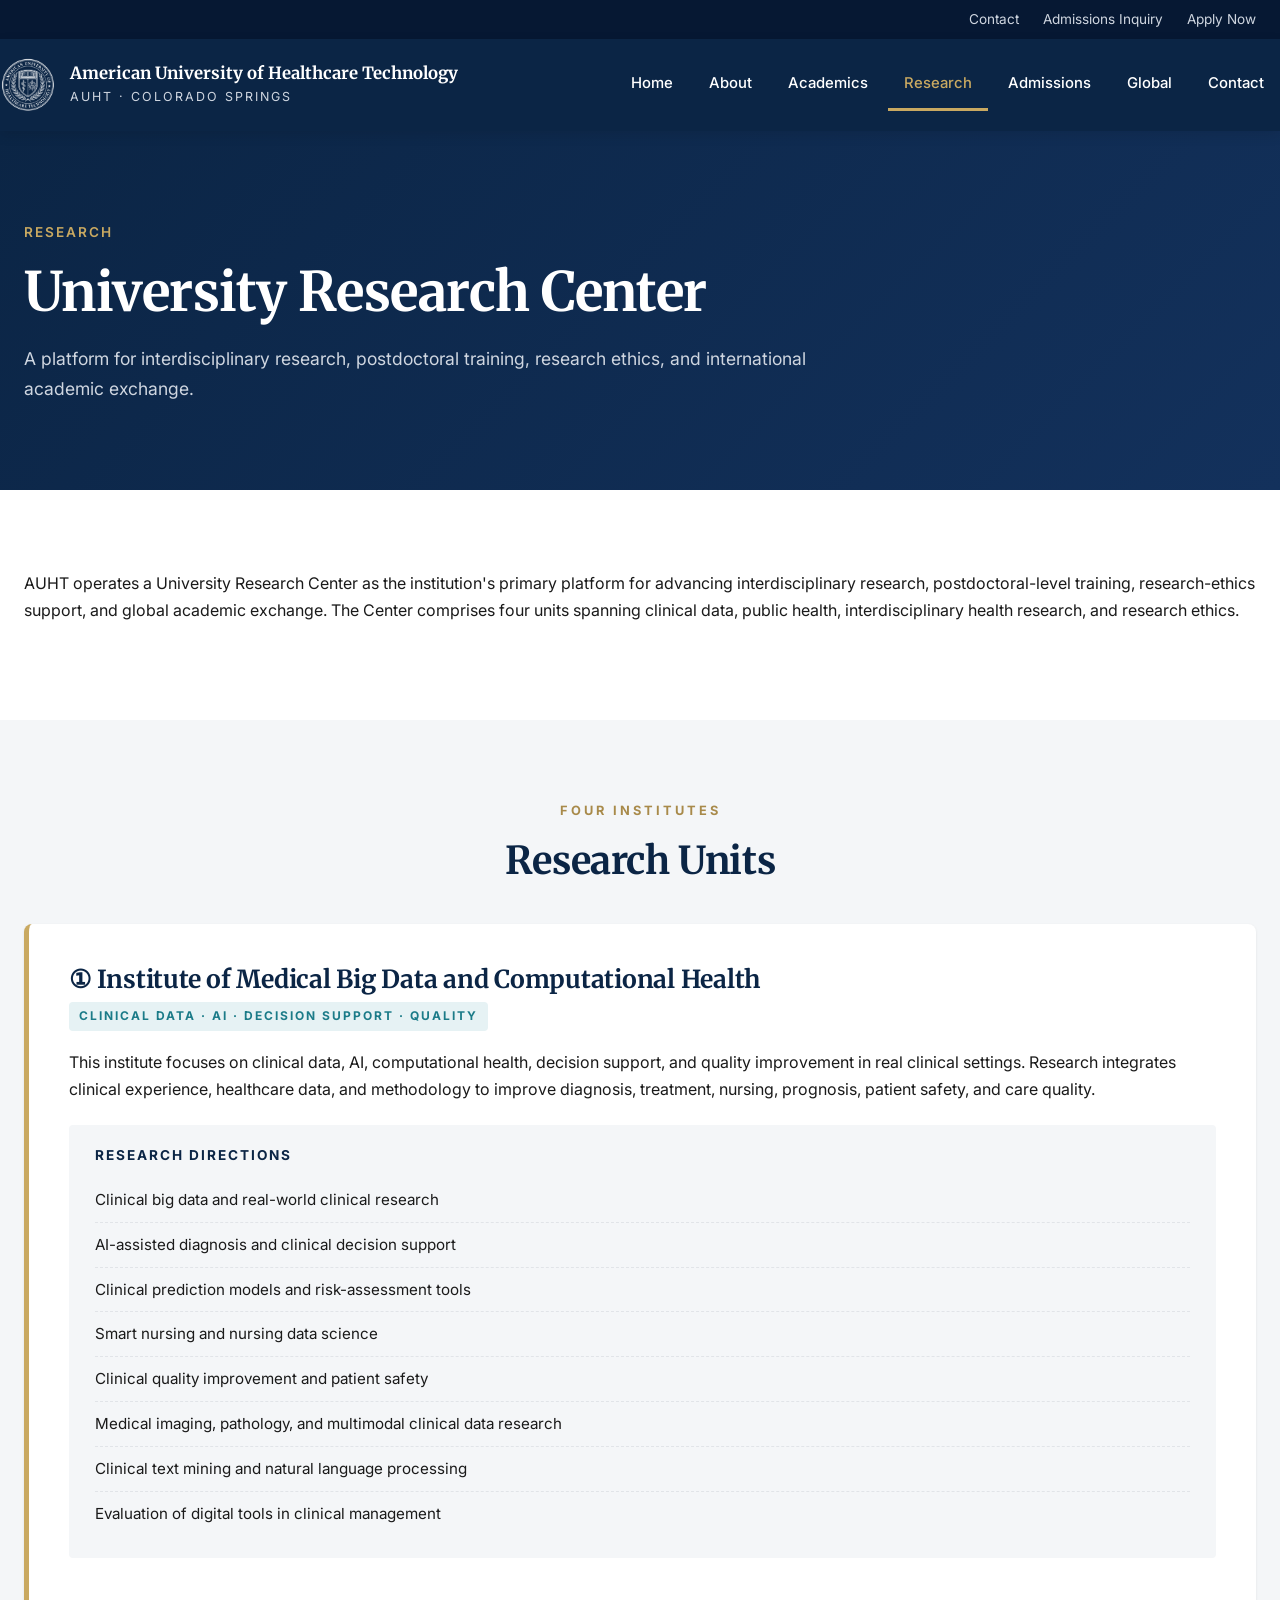
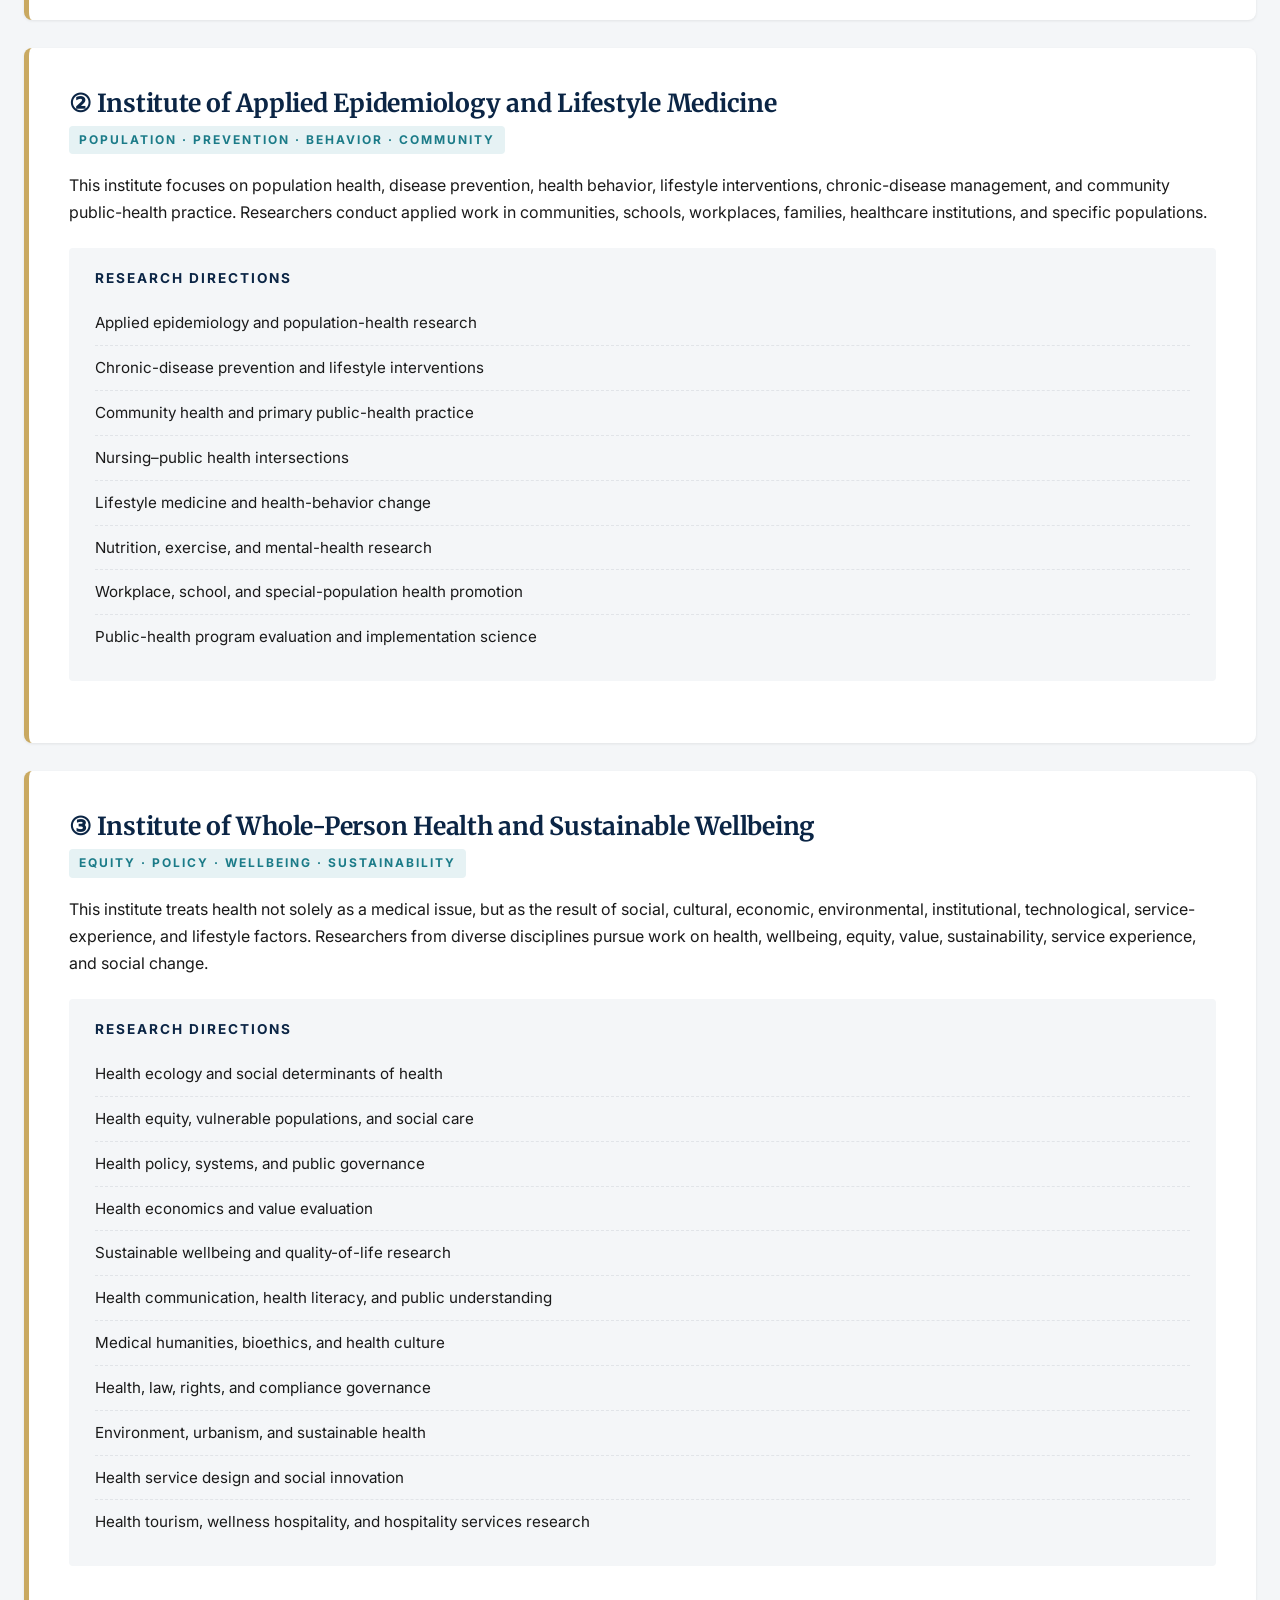
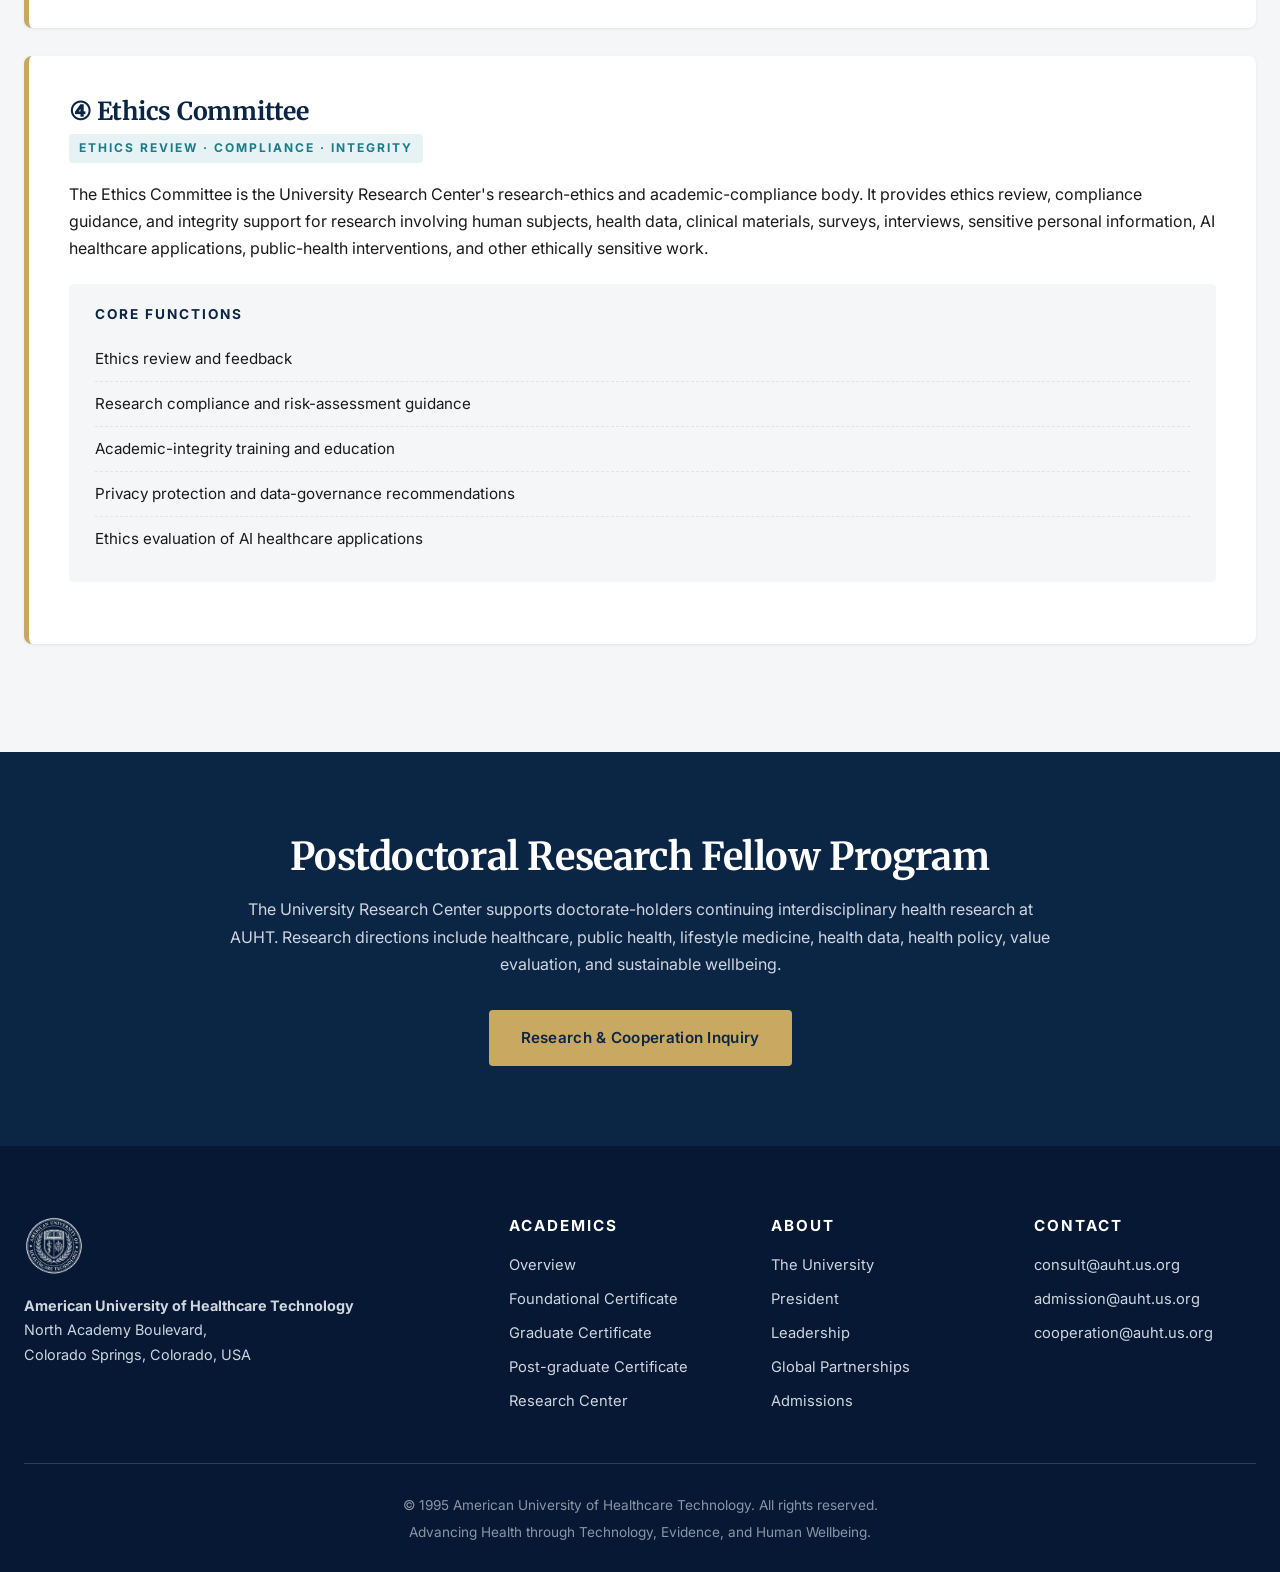
<file: research.html>
<!DOCTYPE html>
<html lang="en">
<head>
  <meta charset="UTF-8" />
  <meta name="viewport" content="width=device-width, initial-scale=1.0" />
  <title>University Research Center | AUHT</title>
  <link rel="icon" type="image/png" href="images/logo.png" />
  <link rel="apple-touch-icon" href="images/logo.png" />
  <link href="https://fonts.googleapis.com/css2?family=Inter:wght@400;500;600;700&family=Merriweather:wght@700;900&display=swap" rel="stylesheet">
  <link rel="stylesheet" href="css/styles.css" />
</head>
<body>

<div class="utility-bar">
  <div class="container">
    <a href="contact.html">Contact</a>
    <a href="mailto:admission@auht.us.org">Admissions Inquiry</a>
    <a href="admissions.html">Apply Now</a>
  </div>
</div>

<header class="site-header">
  <div class="container header-inner">
    <a class="brand" href="index.html">
      <img src="images/logo.png" alt="AUHT Logo" />
      <div class="brand-text">
        <div class="name-en">American University of Healthcare Technology</div>
        <div class="name-sub">AUHT · Colorado Springs</div>
      </div>
    </a>
    <button class="nav-toggle" aria-label="Toggle menu">☰</button>
    <nav class="main-nav">
      <a href="index.html">Home</a>
      <a href="about.html">About</a>
      <a href="academics.html">Academics</a>
      <a href="research.html">Research</a>
      <a href="admissions.html">Admissions</a>
      <a href="global.html">Global</a>
      <a href="contact.html">Contact</a>
    </nav>
  </div>
</header>

<section class="page-header">
  <div class="container">
    <div class="breadcrumb">RESEARCH</div>
    <h1>University Research Center</h1>
    <p class="lead">A platform for interdisciplinary research, postdoctoral training, research ethics, and international academic exchange.</p>
  </div>
</section>

<section>
  <div class="container">
    <p>AUHT operates a University Research Center as the institution's primary platform for advancing interdisciplinary research, postdoctoral-level training, research-ethics support, and global academic exchange. The Center comprises four units spanning clinical data, public health, interdisciplinary health research, and research ethics.</p>
  </div>
</section>

<section class="section-alt">
  <div class="container">
    <span class="section-eyebrow">Four Institutes</span>
    <h2 class="section-title">Research Units</h2>

    <div class="program-block" id="bigdata" style="margin-top:40px;">
      <h3>① Institute of Medical Big Data and Computational Health</h3>
      <span class="program-tag">Clinical Data · AI · Decision Support · Quality</span>
      <p>This institute focuses on clinical data, AI, computational health, decision support, and quality improvement in real clinical settings. Research integrates clinical experience, healthcare data, and methodology to improve diagnosis, treatment, nursing, prognosis, patient safety, and care quality.</p>
      <div class="courses">
        <h4>Research Directions</h4>
        <ul>
          <li>Clinical big data and real-world clinical research</li>
          <li>AI-assisted diagnosis and clinical decision support</li>
          <li>Clinical prediction models and risk-assessment tools</li>
          <li>Smart nursing and nursing data science</li>
          <li>Clinical quality improvement and patient safety</li>
          <li>Medical imaging, pathology, and multimodal clinical data research</li>
          <li>Clinical text mining and natural language processing</li>
          <li>Evaluation of digital tools in clinical management</li>
        </ul>
      </div>
    </div>

    <div class="program-block" id="epi-lifestyle">
      <h3>② Institute of Applied Epidemiology and Lifestyle Medicine</h3>
      <span class="program-tag">Population · Prevention · Behavior · Community</span>
      <p>This institute focuses on population health, disease prevention, health behavior, lifestyle interventions, chronic-disease management, and community public-health practice. Researchers conduct applied work in communities, schools, workplaces, families, healthcare institutions, and specific populations.</p>
      <div class="courses">
        <h4>Research Directions</h4>
        <ul>
          <li>Applied epidemiology and population-health research</li>
          <li>Chronic-disease prevention and lifestyle interventions</li>
          <li>Community health and primary public-health practice</li>
          <li>Nursing–public health intersections</li>
          <li>Lifestyle medicine and health-behavior change</li>
          <li>Nutrition, exercise, and mental-health research</li>
          <li>Workplace, school, and special-population health promotion</li>
          <li>Public-health program evaluation and implementation science</li>
        </ul>
      </div>
    </div>

    <div class="program-block" id="wellbeing">
      <h3>③ Institute of Whole-Person Health and Sustainable Wellbeing</h3>
      <span class="program-tag">Equity · Policy · Wellbeing · Sustainability</span>
      <p>This institute treats health not solely as a medical issue, but as the result of social, cultural, economic, environmental, institutional, technological, service-experience, and lifestyle factors. Researchers from diverse disciplines pursue work on health, wellbeing, equity, value, sustainability, service experience, and social change.</p>
      <div class="courses">
        <h4>Research Directions</h4>
        <ul>
          <li>Health ecology and social determinants of health</li>
          <li>Health equity, vulnerable populations, and social care</li>
          <li>Health policy, systems, and public governance</li>
          <li>Health economics and value evaluation</li>
          <li>Sustainable wellbeing and quality-of-life research</li>
          <li>Health communication, health literacy, and public understanding</li>
          <li>Medical humanities, bioethics, and health culture</li>
          <li>Health, law, rights, and compliance governance</li>
          <li>Environment, urbanism, and sustainable health</li>
          <li>Health service design and social innovation</li>
          <li>Health tourism, wellness hospitality, and hospitality services research</li>
        </ul>
      </div>
    </div>

    <div class="program-block" id="ethics">
      <h3>④ Ethics Committee</h3>
      <span class="program-tag">Ethics Review · Compliance · Integrity</span>
      <p>The Ethics Committee is the University Research Center's research-ethics and academic-compliance body. It provides ethics review, compliance guidance, and integrity support for research involving human subjects, health data, clinical materials, surveys, interviews, sensitive personal information, AI healthcare applications, public-health interventions, and other ethically sensitive work.</p>
      <div class="courses">
        <h4>Core Functions</h4>
        <ul>
          <li>Ethics review and feedback</li>
          <li>Research compliance and risk-assessment guidance</li>
          <li>Academic-integrity training and education</li>
          <li>Privacy protection and data-governance recommendations</li>
          <li>Ethics evaluation of AI healthcare applications</li>
        </ul>
      </div>
    </div>
  </div>
</section>

<section class="section-dark">
  <div class="container">
    <h2 style="color:#fff; text-align:center; margin-bottom:16px;">Postdoctoral Research Fellow Program</h2>
    <p style="text-align:center; max-width:820px; margin:0 auto 32px;">The University Research Center supports doctorate-holders continuing interdisciplinary health research at AUHT. Research directions include healthcare, public health, lifestyle medicine, health data, health policy, value evaluation, and sustainable wellbeing.</p>
    <div style="text-align:center;">
      <a href="mailto:cooperation@auht.us.org" class="btn btn-primary">Research & Cooperation Inquiry</a>
    </div>
  </div>
</section>

<footer class="site-footer">
  <div class="container">
    <div class="footer-grid">
      <div class="footer-brand">
        <img src="images/logo.png" alt="AUHT" />
        <p><strong>American University of Healthcare Technology</strong><br/>North Academy Boulevard,<br/>Colorado Springs, Colorado, USA</p>
      </div>
      <div><h4>Academics</h4><ul>
        <li><a href="academics.html">Overview</a></li>
        <li><a href="programs-foundational.html">Foundational Certificate</a></li>
        <li><a href="programs-graduate.html">Graduate Certificate</a></li>
        <li><a href="programs-postgraduate.html">Post-graduate Certificate</a></li>
        <li><a href="research.html">Research Center</a></li>
      </ul></div>
      <div><h4>About</h4><ul>
        <li><a href="about.html">The University</a></li>
        <li><a href="president.html">President</a></li>
        <li><a href="leadership.html">Leadership</a></li>
        <li><a href="global.html">Global Partnerships</a></li>
        <li><a href="admissions.html">Admissions</a></li>
      </ul></div>
      <div><h4>Contact</h4><ul>
        <li><a href="mailto:consult@auht.us.org">consult@auht.us.org</a></li>
        <li><a href="mailto:admission@auht.us.org">admission@auht.us.org</a></li>
        <li><a href="mailto:cooperation@auht.us.org">cooperation@auht.us.org</a></li>
      </ul></div>
    </div>
    <div class="footer-bottom">
      <p>© 1995 American University of Healthcare Technology. All rights reserved.</p>
      <p>Advancing Health through Technology, Evidence, and Human Wellbeing.</p>
    </div>
  </div>
</footer>
<script src="js/main.js"></script>
</body>
</html>
</file>
<file: css/styles.css>
/* ============================================
   AUHT — American University of Healthcare Technology
   Global Stylesheet
   ============================================ */

:root {
  --color-primary: #0B2545;
  --color-primary-light: #13315C;
  --color-primary-dark: #061833;
  --color-accent: #C9A961;
  --color-accent-dark: #A88A4A;
  --color-teal: #1B7B88;
  --color-teal-light: #E6F2F4;
  --color-bg: #FFFFFF;
  --color-bg-alt: #F4F6F8;
  --color-text: #1A1A1A;
  --color-text-muted: #5A6470;
  --color-border: #E1E4E8;
  --color-border-dark: #2A3F5F;

  --font-serif: "Merriweather", Georgia, "Times New Roman", serif;
  --font-sans: "Inter", -apple-system, BlinkMacSystemFont, "Segoe UI", Roboto, "Helvetica Neue", Arial, sans-serif;

  --shadow-sm: 0 1px 3px rgba(0, 0, 0, 0.08);
  --shadow-md: 0 4px 12px rgba(0, 0, 0, 0.1);
  --shadow-lg: 0 10px 30px rgba(0, 0, 0, 0.15);

  --radius-sm: 4px;
  --radius-md: 8px;
  --radius-lg: 12px;

  --transition: all 0.25s ease;
  --max-width: 1280px;
}

*, *::before, *::after { box-sizing: border-box; margin: 0; padding: 0; }
html { scroll-behavior: smooth; }
body {
  font-family: var(--font-sans);
  font-size: 16px;
  line-height: 1.7;
  color: var(--color-text);
  background: var(--color-bg);
  -webkit-font-smoothing: antialiased;
}
img { max-width: 100%; height: auto; display: block; }
a { color: var(--color-primary); text-decoration: none; transition: var(--transition); }
a:hover { color: var(--color-accent-dark); }
ul { list-style: none; }
button { font-family: inherit; cursor: pointer; border: none; background: none; }

h1, h2, h3, h4, h5, h6 {
  font-family: var(--font-serif);
  font-weight: 700;
  line-height: 1.25;
  color: var(--color-primary);
  letter-spacing: -0.01em;
}
h1 { font-size: clamp(2.2rem, 4.5vw, 3.4rem); }
h2 { font-size: clamp(1.7rem, 3vw, 2.4rem); }
h3 { font-size: 1.4rem; }
h4 { font-size: 1.15rem; }
p { margin-bottom: 1rem; }

.container { width: 100%; max-width: var(--max-width); margin: 0 auto; padding: 0 24px; }

/* Buttons */
.btn {
  display: inline-block;
  padding: 13px 30px;
  font-weight: 600;
  font-size: 0.95rem;
  border-radius: var(--radius-sm);
  transition: var(--transition);
  cursor: pointer;
  text-align: center;
  border: 2px solid transparent;
  letter-spacing: 0.3px;
}
.btn-primary { background: var(--color-accent); color: var(--color-primary); }
.btn-primary:hover { background: var(--color-accent-dark); color: #fff; }
.btn-outline { border-color: #fff; color: #fff; }
.btn-outline:hover { background: #fff; color: var(--color-primary); }
.btn-dark { background: var(--color-primary); color: #fff; }
.btn-dark:hover { background: var(--color-primary-light); color: #fff; }

/* ============ HEADER ============ */
.utility-bar {
  background: var(--color-primary-dark);
  color: #fff;
  font-size: 0.85rem;
  padding: 8px 0;
}
.utility-bar .container { display: flex; justify-content: flex-end; align-items: center; gap: 24px; }
.utility-bar a { color: #cfd6e0; }
.utility-bar a:hover { color: var(--color-accent); }

.site-header {
  background: var(--color-primary);
  color: #fff;
  position: sticky;
  top: 0;
  z-index: 100;
  box-shadow: var(--shadow-md);
}
.header-inner { display: flex; align-items: center; justify-content: space-between; padding: 18px 0; }
.brand { display: flex; align-items: center; gap: 14px; }
.brand img {
  height: 56px;
  width: auto;
  filter: brightness(0) invert(1);
}
.brand-text .name-en { font-family: var(--font-serif); font-size: 1.05rem; font-weight: 700; line-height: 1.2; color: #fff; }
.brand-text .name-sub { font-size: 0.78rem; color: #cfd6e0; letter-spacing: 2px; text-transform: uppercase; margin-top: 2px; }

.main-nav { display: flex; align-items: center; gap: 4px; }
.main-nav a {
  color: #fff;
  padding: 12px 16px;
  font-size: 0.93rem;
  font-weight: 500;
  border-bottom: 3px solid transparent;
  transition: var(--transition);
}
.main-nav a:hover, .main-nav a.active { color: var(--color-accent); border-bottom-color: var(--color-accent); }

.nav-toggle { display: none; color: #fff; font-size: 1.6rem; }

/* ============ HERO ============ */
.hero {
  position: relative;
  min-height: 560px;
  background: linear-gradient(135deg, #0B2545 0%, #13315C 50%, #1B7B88 100%);
  color: #fff;
  display: flex;
  align-items: center;
  overflow: hidden;
}
.hero::before {
  content: "";
  position: absolute;
  inset: 0;
  background-image:
    radial-gradient(circle at 20% 30%, rgba(201,169,97,0.15) 0%, transparent 50%),
    radial-gradient(circle at 80% 70%, rgba(27,123,136,0.25) 0%, transparent 50%);
}
.hero-content { position: relative; max-width: 800px; padding: 90px 0; }
.hero h1 { color: #fff; margin-bottom: 22px; }
.hero .lead { font-size: 1.2rem; line-height: 1.7; color: #e6ecf2; margin-bottom: 36px; max-width: 680px; }
.hero-actions { display: flex; gap: 16px; flex-wrap: wrap; }
.hero-tagline { font-size: 0.85rem; color: var(--color-accent); letter-spacing: 4px; text-transform: uppercase; margin-bottom: 14px; font-weight: 600; }

/* Page header */
.page-header {
  background: linear-gradient(135deg, #0B2545 0%, #13315C 100%);
  color: #fff;
  padding: 90px 0 70px;
  position: relative;
}
.page-header h1 { color: #fff; }
.page-header .breadcrumb { font-size: 0.85rem; color: var(--color-accent); margin-bottom: 14px; letter-spacing: 2px; font-weight: 600; }
.page-header .lead { color: #cfd6e0; max-width: 820px; font-size: 1.1rem; margin-top: 18px; }

/* ============ SECTIONS ============ */
section { padding: 80px 0; }
.section-alt { background: var(--color-bg-alt); }
.section-dark { background: var(--color-primary); color: #fff; }
.section-dark h1, .section-dark h2, .section-dark h3 { color: #fff; }
.section-dark p { color: #cfd6e0; }

.section-title { text-align: center; margin-bottom: 16px; }
.section-eyebrow {
  display: block;
  text-align: center;
  font-size: 0.8rem;
  color: var(--color-accent-dark);
  letter-spacing: 3px;
  text-transform: uppercase;
  margin-bottom: 14px;
  font-weight: 700;
}
.section-subtitle { text-align: center; max-width: 760px; margin: 0 auto 50px; color: var(--color-text-muted); font-size: 1.05rem; }

/* Grid */
.grid { display: grid; gap: 28px; }
.grid-2 { grid-template-columns: repeat(auto-fit, minmax(360px, 1fr)); }
.grid-3 { grid-template-columns: repeat(auto-fit, minmax(300px, 1fr)); }
.grid-4 { grid-template-columns: repeat(auto-fit, minmax(240px, 1fr)); }

/* Card */
.card {
  background: #fff;
  border-radius: var(--radius-md);
  overflow: hidden;
  box-shadow: var(--shadow-sm);
  transition: var(--transition);
  border-top: 4px solid var(--color-accent);
}
.card:hover { transform: translateY(-4px); box-shadow: var(--shadow-lg); }
.card-body { padding: 30px; }
.card h3 { margin-bottom: 12px; color: var(--color-primary); }
.card p { color: var(--color-text-muted); margin-bottom: 16px; }
.card .card-link { color: var(--color-accent-dark); font-weight: 600; font-size: 0.92rem; text-transform: uppercase; letter-spacing: 1px; }
.card .card-link::after { content: " →"; transition: var(--transition); }
.card:hover .card-link::after { margin-left: 6px; }

/* Tile */
.tile-grid { display: grid; grid-template-columns: repeat(auto-fit, minmax(250px, 1fr)); gap: 4px; }
.tile {
  background: var(--color-primary);
  color: #fff;
  padding: 40px 30px;
  text-align: left;
  transition: var(--transition);
  display: block;
}
.tile:nth-child(even) { background: var(--color-primary-light); }
.tile:hover { background: var(--color-teal); color: #fff; }
.tile .tile-eyebrow { font-size: 0.75rem; color: var(--color-accent); letter-spacing: 2px; text-transform: uppercase; font-weight: 600; margin-bottom: 10px; }
.tile h3 { color: #fff; font-size: 1.2rem; margin-bottom: 10px; }
.tile p { color: #cfd6e0; font-size: 0.92rem; margin: 0; }
.tile .tile-arrow { display: inline-block; margin-top: 14px; color: var(--color-accent); font-size: 1.3rem; }

/* Stats */
.stats-grid { display: grid; grid-template-columns: repeat(auto-fit, minmax(180px, 1fr)); gap: 32px; text-align: center; }
.stat-num { font-family: var(--font-serif); font-size: 3.2rem; font-weight: 700; color: var(--color-accent); display: block; line-height: 1; }
.stat-label { font-size: 0.92rem; color: #cfd6e0; margin-top: 10px; letter-spacing: 1px; text-transform: uppercase; }

/* Split */
.split { display: grid; grid-template-columns: 1fr 1fr; gap: 60px; align-items: center; }
.split-img { border-radius: var(--radius-md); box-shadow: var(--shadow-lg); overflow: hidden; }
.split-img img { width: 100%; height: 100%; object-fit: cover; }

/* Value list */
.value-list { display: grid; gap: 20px; }
.value-item {
  display: flex;
  gap: 20px;
  padding: 22px 26px;
  background: #fff;
  border-left: 4px solid var(--color-accent);
  border-radius: 0 var(--radius-md) var(--radius-md) 0;
  box-shadow: var(--shadow-sm);
}
.value-item h4 { color: var(--color-primary); margin-bottom: 6px; }
.value-item p { margin: 0; color: var(--color-text-muted); font-size: 0.95rem; }

/* Program block */
.program-block {
  background: #fff;
  border-radius: var(--radius-md);
  padding: 40px;
  box-shadow: var(--shadow-sm);
  border-left: 5px solid var(--color-accent);
  margin-bottom: 28px;
}
.program-block h3 { color: var(--color-primary); margin-bottom: 6px; font-size: 1.55rem; }
.program-block .program-tag {
  display: inline-block;
  font-size: 0.75rem;
  color: var(--color-teal);
  letter-spacing: 2px;
  text-transform: uppercase;
  font-weight: 700;
  margin-bottom: 18px;
  padding: 4px 10px;
  background: var(--color-teal-light);
  border-radius: var(--radius-sm);
}
.program-block .courses { background: var(--color-bg-alt); padding: 22px 26px; border-radius: var(--radius-sm); margin: 22px 0; }
.program-block .courses h4 {
  color: var(--color-primary);
  margin-bottom: 14px;
  font-size: 0.85rem;
  text-transform: uppercase;
  letter-spacing: 2px;
  font-family: var(--font-sans);
}
.program-block .courses ul li {
  padding: 9px 0;
  border-bottom: 1px dashed var(--color-border);
  color: var(--color-text);
  font-size: 0.95rem;
}
.program-block .courses ul li:last-child { border-bottom: none; }
.program-block .career { font-size: 0.95rem; color: var(--color-text-muted); margin-top: 16px; }
.program-block .career strong { color: var(--color-teal); }
.program-block .notice {
  background: #fff8e6;
  border-left: 4px solid var(--color-accent);
  padding: 16px 20px;
  margin-top: 18px;
  font-size: 0.92rem;
  color: var(--color-text-muted);
  border-radius: 0 var(--radius-sm) var(--radius-sm) 0;
}

/* President */
.president-card {
  background: linear-gradient(135deg, #0B2545 0%, #13315C 100%);
  color: #fff;
  border-radius: var(--radius-lg);
  padding: 60px;
  display: grid;
  grid-template-columns: 260px 1fr;
  gap: 50px;
  align-items: center;
}
.president-card img {
  width: 260px;
  height: 260px;
  border-radius: 50%;
  border: 5px solid var(--color-accent);
  object-fit: cover;
}
.president-card h2, .president-card h3 { color: #fff; }
.president-card .title {
  color: var(--color-accent);
  font-size: 0.85rem;
  letter-spacing: 2px;
  text-transform: uppercase;
  margin-bottom: 16px;
  font-weight: 600;
}
.president-card blockquote {
  font-family: var(--font-serif);
  font-size: 1.2rem;
  line-height: 1.7;
  font-style: italic;
  color: #e6ecf2;
  margin: 18px 0;
  padding-left: 20px;
  border-left: 3px solid var(--color-accent);
}

/* Contact */
.contact-grid { display: grid; grid-template-columns: repeat(auto-fit, minmax(280px, 1fr)); gap: 24px; }
.contact-card {
  background: #fff;
  padding: 36px 30px;
  border-radius: var(--radius-md);
  text-align: center;
  border-top: 4px solid var(--color-accent);
  box-shadow: var(--shadow-sm);
  transition: var(--transition);
}
.contact-card:hover { transform: translateY(-4px); box-shadow: var(--shadow-lg); }
.contact-card .icon { font-size: 2.4rem; color: var(--color-teal); margin-bottom: 14px; }
.contact-card h3 { margin-bottom: 10px; }
.contact-card a { color: var(--color-primary); font-weight: 600; word-break: break-all; }
.contact-card a:hover { color: var(--color-accent-dark); }

/* Tables */
.info-table { width: 100%; border-collapse: collapse; margin: 24px 0; }
.info-table th, .info-table td { padding: 14px 18px; border: 1px solid var(--color-border); text-align: left; }
.info-table th { background: var(--color-bg-alt); color: var(--color-primary); font-weight: 600; width: 28%; }

/* CTA banner */
.cta-banner {
  background: linear-gradient(135deg, var(--color-accent) 0%, var(--color-accent-dark) 100%);
  color: var(--color-primary);
  text-align: center;
  padding: 70px 24px;
}
.cta-banner h2 { color: var(--color-primary); margin-bottom: 16px; }
.cta-banner p { color: var(--color-primary-dark); max-width: 720px; margin: 0 auto 26px; font-size: 1.05rem; }

/* Notice block */
.notice-block {
  background: var(--color-bg-alt);
  border-left: 4px solid var(--color-teal);
  padding: 26px 30px;
  border-radius: 0 var(--radius-md) var(--radius-md) 0;
}
.notice-block h4 { color: var(--color-primary); margin-bottom: 12px; }
.notice-block p { margin: 0; color: var(--color-text-muted); font-size: 0.95rem; }

/* Quote tile */
.quote-tile {
  background: linear-gradient(135deg,#1B7B88,#0B2545);
  color: #fff;
  border-radius: var(--radius-md);
  min-height: 360px;
  display: flex;
  align-items: center;
  justify-content: center;
  padding: 50px;
  text-align: center;
}
.quote-tile .quote-mark { font-size: 3.5rem; color: var(--color-accent); margin-bottom: 14px; line-height: 1; }
.quote-tile p { font-family: var(--font-serif); font-size: 1.3rem; line-height: 1.6; color: #fff; font-style: italic; }
.quote-tile .quote-author { margin-top: 22px; color: var(--color-accent); letter-spacing: 3px; font-size: 0.8rem; font-style: normal; font-family: var(--font-sans); font-weight: 600; }

/* ============ FOOTER ============ */
.site-footer {
  background: var(--color-primary-dark);
  color: #cfd6e0;
  padding: 70px 0 24px;
  font-size: 0.92rem;
}
.footer-grid { display: grid; grid-template-columns: 2fr 1fr 1fr 1fr; gap: 40px; margin-bottom: 40px; }
.footer-grid h4 {
  color: #fff;
  font-size: 0.95rem;
  margin-bottom: 18px;
  font-family: var(--font-sans);
  text-transform: uppercase;
  letter-spacing: 2px;
}
.footer-grid ul li { margin-bottom: 9px; }
.footer-grid a { color: #cfd6e0; }
.footer-grid a:hover { color: var(--color-accent); }
.footer-brand img { height: 60px; margin-bottom: 18px; filter: brightness(0) invert(1); }
.footer-brand p { color: #cfd6e0; line-height: 1.7; font-size: 0.9rem; }
.footer-bottom { border-top: 1px solid var(--color-border-dark); padding-top: 26px; text-align: center; color: #8a96a6; font-size: 0.85rem; }
.footer-bottom p { margin: 4px 0; }

/* ============ RESPONSIVE ============ */
@media (max-width: 960px) {
  .nav-toggle { display: block; }
  .main-nav {
    display: none;
    position: absolute;
    top: 100%;
    left: 0; right: 0;
    background: var(--color-primary);
    flex-direction: column;
    padding: 16px 0;
    box-shadow: var(--shadow-md);
  }
  .main-nav.open { display: flex; }
  .main-nav a { padding: 14px 24px; border-bottom: 1px solid var(--color-border-dark); border-left: 3px solid transparent; }
  .main-nav a:hover, .main-nav a.active { border-bottom-color: var(--color-border-dark); border-left-color: var(--color-accent); }
  .split { grid-template-columns: 1fr; gap: 32px; }
  .president-card { grid-template-columns: 1fr; padding: 40px; text-align: center; }
  .president-card img { margin: 0 auto; }
  .footer-grid { grid-template-columns: 1fr 1fr; }
  .utility-bar { display: none; }
}
@media (max-width: 600px) {
  .footer-grid { grid-template-columns: 1fr; }
  .hero { min-height: 460px; }
  .hero-content { padding: 60px 0; }
  .president-card img { width: 200px; height: 200px; }
  section { padding: 60px 0; }
  .program-block { padding: 28px; }
}
</file>
